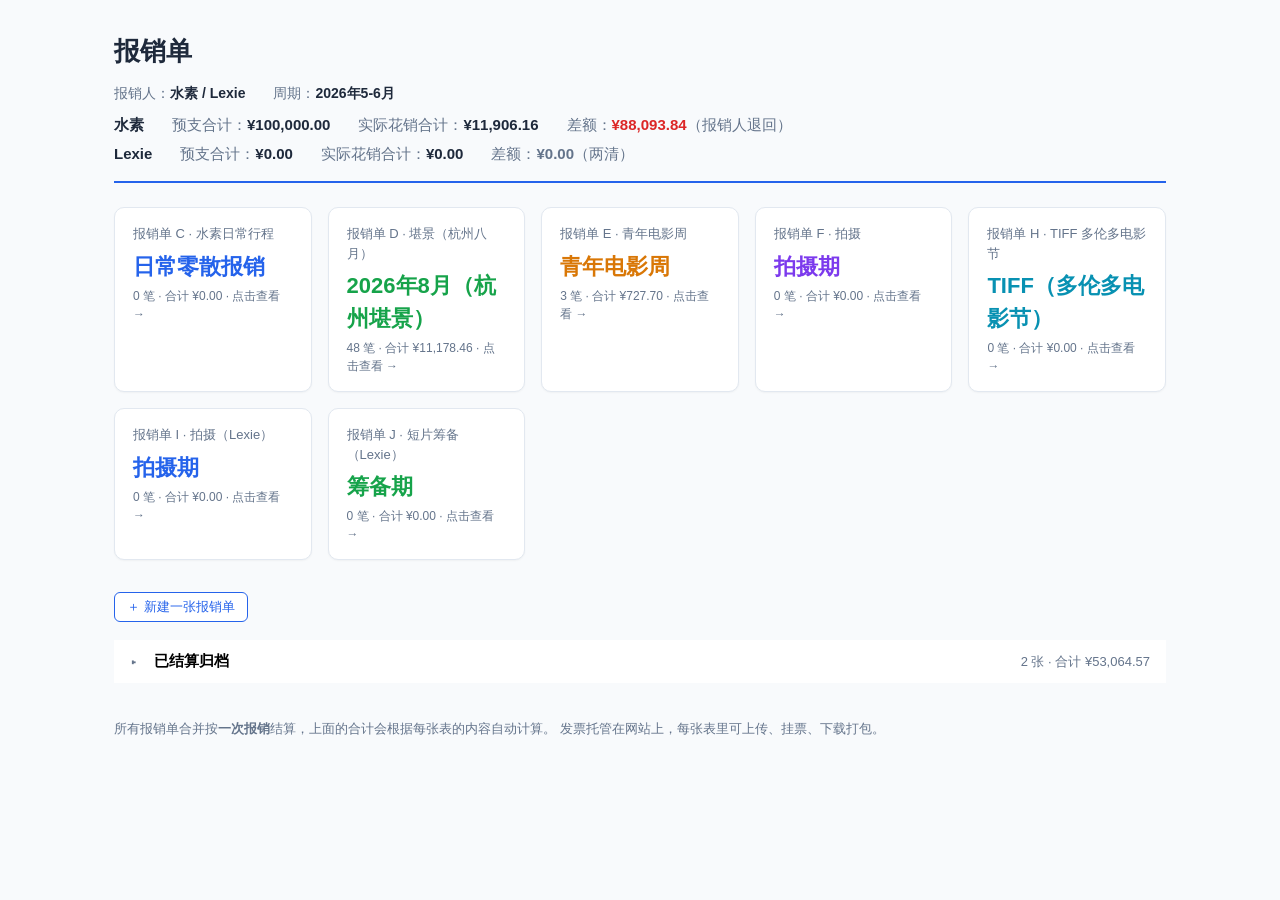
<file: expense-report/index.html>
<!DOCTYPE html>
<html lang="zh-CN">
<head>
  <meta charset="UTF-8" />
  <meta name="viewport" content="width=device-width, initial-scale=1.0" />
  <title>报销单</title>
  <link rel="stylesheet" href="style.css" />
</head>
<body>
  <div class="container">
    <header>
      <h1>报销单</h1>
      <div class="meta">
        <span>报销人：<b id="who">水素</b></span>
        <span>周期：<b>2026年5-6月</b></span>
      </div>
      <div id="grand-strip" style="margin-top:10px;display:grid;gap:6px;"></div>
    </header>

    <section class="summary-cards" id="report-cards"></section>

    <p style="margin:6px 0 0;">
      <button id="new-sheet-btn" class="btn-outline">＋ 新建一张报销单</button>
      <span id="new-sheet-status" class="muted" style="font-size:12px;margin-left:8px;"></span>
    </p>

    <section id="archived-section" style="display:none;margin-top:18px;">
      <button id="archived-toggle" class="cat-head"><span class="cat-caret">▸</span><span class="cat-name">已结算归档</span><span class="cat-meta" id="archived-meta"></span></button>
      <div id="archived-cards" class="summary-cards" style="display:none;margin-top:10px;"></div>
    </section>

    <section>
      <p class="muted" style="font-size:13px;">
        所有报销单合并按<b>一次报销</b>结算，上面的合计会根据每张表的内容自动计算。
        发票托管在网站上，每张表里可上传、挂票、下载打包。
      </p>
    </section>
  </div>

  <script src="site-config.js"></script>
  <script src="reports.js"></script>
  <script src="upload.js"></script>
  <script>
    // 卡片 + 总账（预支 / 实际花销 / 差额）都从 reportRegistry 自动算
    (async function () {
      const fmt = (n) => Number(n || 0).toLocaleString("zh-CN", { minimumFractionDigits: 2, maximumFractionDigits: 2 });

      // 笔数/合计实时从各 data-<slug>.js 读，reports.js 里的数字只作兜底。
      // 这样记账会话只改自己那张表的数据文件，永远不用动 reports.js，也就不会互相覆盖。
      await Promise.all(
        reportRegistry.map(async (r) => {
          try {
            const res = await fetch("data-" + r.slug + ".js", { cache: "no-store" });
            if (!res.ok) return;
            const txt = await res.text();
            const mod = new Function(txt + "; return { reportInfo: reportInfo, expenseItems: expenseItems };")();
            r.count = mod.expenseItems.length;
            r.total = Math.round(mod.expenseItems.reduce((s, i) => s + Number(i.amount || 0), 0) * 100) / 100;
            if (mod.reportInfo) {
              if (mod.reportInfo.loan != null) r.loan = mod.reportInfo.loan;
              if (mod.reportInfo.period) r.period = mod.reportInfo.period;
              if (mod.reportInfo.submitter) r.submitter = mod.reportInfo.submitter;
            }
          } catch (e) {
            /* 读不到就用 reports.js 里的兜底数字 */
          }
        })
      );
      const cards = document.getElementById("report-cards");
      const colors = ["#2563eb", "#16a34a", "#d97706", "#7c3aed", "#0891b2"];
      const card = (r, i, dim) => `
        <a class="card" href="${r.page}" style="text-decoration:none;color:inherit;display:block${dim ? ";opacity:.72" : ""}">
          <div class="label">${r.title}${dim ? ' <span class="muted">· 已结算</span>' : ""}</div>
          <div class="value" style="color:${dim ? "#64748b" : colors[i % colors.length]}">${r.period}</div>
          <div class="sub">${r.count} 笔 · 合计 ¥${fmt(r.total)} · 点击查看 →</div>
        </a>`;
      const active = reportRegistry.filter((r) => !r.archived);
      const archived = reportRegistry.filter((r) => r.archived);
      cards.innerHTML = active.map((r, i) => card(r, i, false)).join("");

      // 已结算的收进折叠区，不计入上面的总账
      if (archived.length) {
        const sec = document.getElementById("archived-section");
        sec.style.display = "block";
        const archTotal = archived.reduce((s, r) => s + Number(r.total || 0), 0);
        document.getElementById("archived-meta").textContent =
          archived.length + " 张 · 合计 ¥" + fmt(archTotal);
        const box = document.getElementById("archived-cards");
        box.innerHTML = archived.map((r, i) => card(r, i, true)).join("");
        const tog = document.getElementById("archived-toggle");
        tog.addEventListener("click", () => {
          const open = box.style.display !== "none";
          box.style.display = open ? "none" : "grid";
          tog.querySelector(".cat-caret").textContent = open ? "▸" : "▾";
        });
      }

      // 总账按报销人分开算：每张表的报销人来自它数据文件里的 submitter，
      // 一个人就一行，几个人几行（各自的预支/实花/差额互不掺和）
      const defaultName = (typeof siteConfig !== "undefined" && siteConfig.defaultSubmitter) || "";
      const people = [];
      active.forEach((r) => { const p = r.submitter || defaultName; if (!people.includes(p)) people.push(p); });
      document.getElementById("who").textContent = people.join(" / ") || defaultName;
      document.getElementById("grand-strip").innerHTML = people.map((p) => {
        const mine = active.filter((r) => (r.submitter || defaultName) === p);
        const loan = mine.reduce((s, r) => s + Number(r.loan || 0), 0);
        const total = mine.reduce((s, r) => s + Number(r.total || 0), 0);
        const diff = total - loan;
        return `<div class="meta" style="font-size:15px;">` +
          (people.length > 1 ? `<span><b>${p}</b></span>` : "") +
          `<span>预支合计：<b>¥${fmt(loan)}</b></span>` +
          `<span>实际花销合计：<b>¥${fmt(total)}</b></span>` +
          `<span>差额：<b style="color:${diff > 0 ? "#16a34a" : diff < 0 ? "#dc2626" : "inherit"}">¥${fmt(Math.abs(diff))}</b>` +
          `<span class="muted">${diff > 0.004 ? "（应补付报销人）" : diff < -0.004 ? "（报销人退回）" : "（两清）"}</span></span>` +
          `</div>`;
      }).join("");

      // 新建报销单：直接提交一个新 data 文件 + 更新登记表（需要 GitHub 令牌）
      const btn = document.getElementById("new-sheet-btn");
      const status = document.getElementById("new-sheet-status");
      btn.addEventListener("click", async () => {
        if (!askGhToken(false)) { status.textContent = "需要 GitHub 令牌才能新建。"; return; }
        const name = (prompt("新报销单名称（比如：7月拍摄、日常）") || "").trim();
        if (!name) return;
        const period = (prompt("周期（比如：2026年7月，可留空）") || "").trim();
        const slug = "s" + Date.now().toString(36);
        const q = (s) => s.replace(/"/g, "");
        const dataText =
          "// 报销单 · " + q(name) + "\n" +
          "const reportInfo = {\n" +
          '  reportTitle: "报销单 · ' + q(name) + '",\n' +
          '  company: "廿一影视文化传播（上海）有限公司",\n' +
          '  submitter: "水素",\n  project: "《竹林遗录》",\n  department: "",\n' +
          '  period: "' + q(period) + '",\n  reportDate: "",\n  loan: 0,\n};\n\n' +
          'const categoryOptions = ["交通费", "住宿费", "餐费", "汽车费用", "快递费", "办公用品", "器材", "业务招待费", "其他"];\n\n' +
          "const expenseItems = [];\n\nconst tpiaoList = [];\n";
        const newReg = reportRegistry.concat([{ slug: slug, title: "报销单 · " + q(name), period: q(period), page: "sheet.html?r=" + slug, count: 0, total: 0, loan: 0, archived: false }]);
        const regText =
          "// 报销单登记表：首页卡片和合计从这里来。新建报销单会自动追加；count/total 在我固化数据时更新。\n" +
          "const reportRegistry = " + JSON.stringify(newReg, null, 1) + ";\n";
        try {
          status.textContent = "正在创建…";
          await commitTextFilesToRepo(
            [
              { path: "expense-report/data-" + slug + ".js", text: dataText },
              { path: "expense-report/reports.js", text: regText },
            ],
            "新建报销单：" + name
          );
          status.textContent = "已创建 ✓ 部署约需 2-3 分钟，之后刷新首页就能看到新卡片。";
        } catch (e) {
          status.textContent = "创建失败：" + e.message;
        }
      });
    })();
  </script>
</body>
</html>
</file>
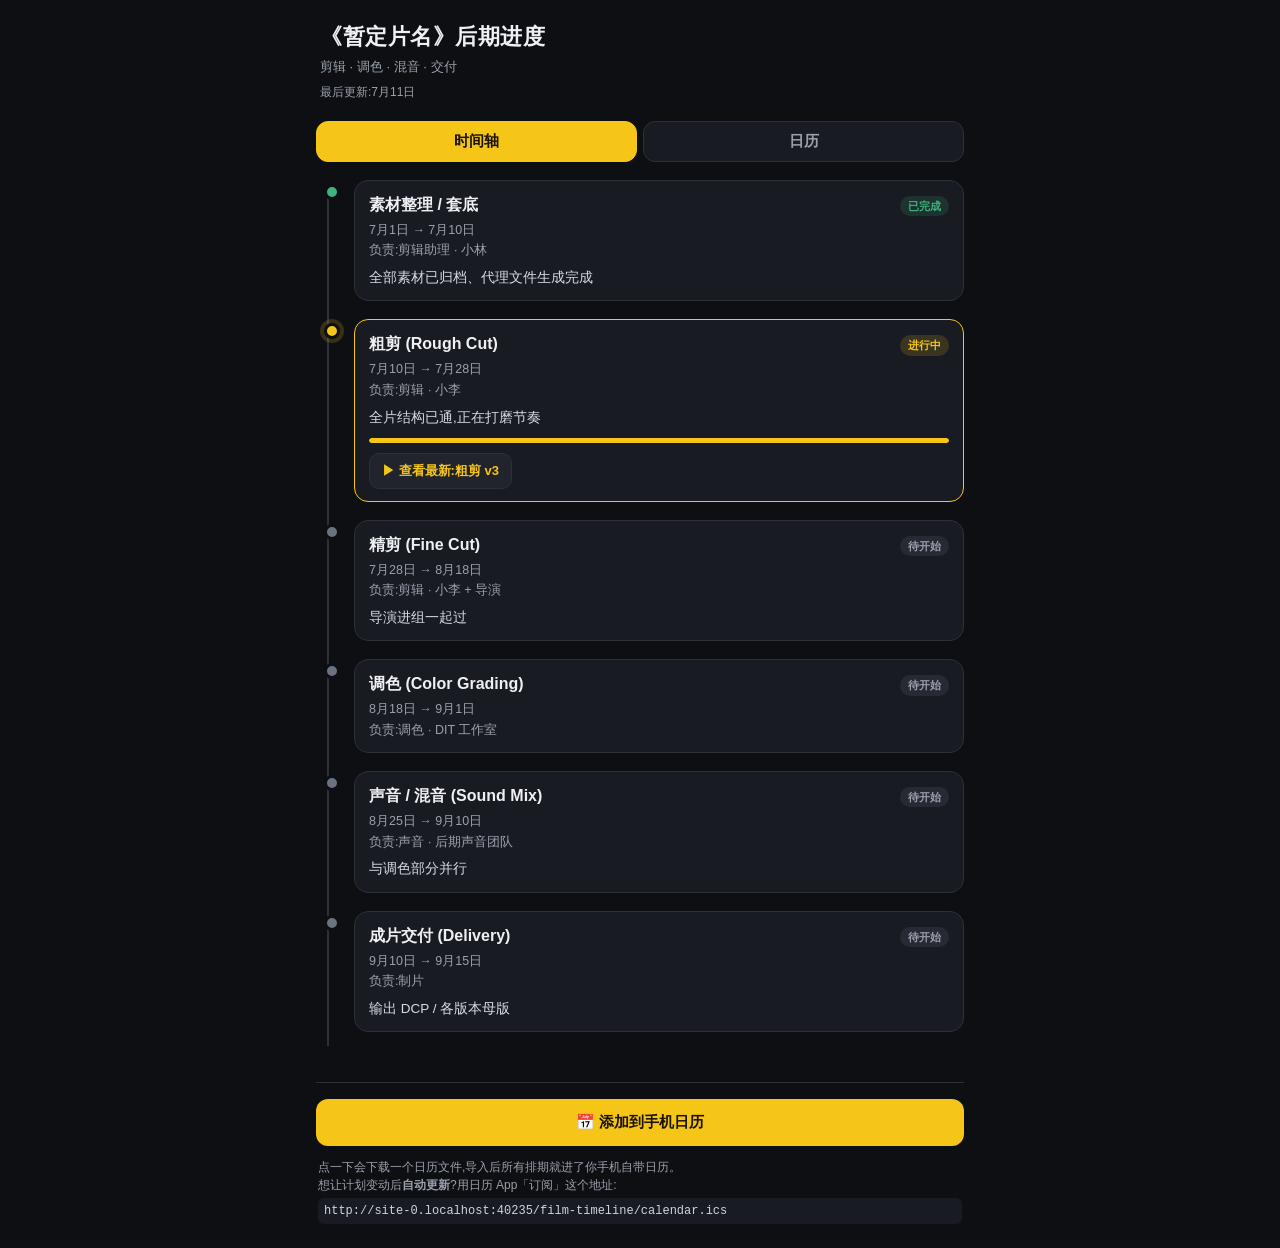
<file: film-timeline/index.html>
<!DOCTYPE html>
<html lang="zh-CN">
<head>
  <meta charset="UTF-8" />
  <meta name="viewport" content="width=device-width, initial-scale=1.0, viewport-fit=cover" />
  <meta name="theme-color" content="#111318" />
  <title>后期进度</title>
  <link rel="stylesheet" href="style.css" />
</head>
<body>
  <div class="app">
    <header class="app-header">
      <h1 id="proj-title">后期进度</h1>
      <p id="proj-subtitle" class="subtitle"></p>
      <p id="proj-updated" class="updated"></p>
    </header>

    <nav class="tabs">
      <button class="tab active" data-view="timeline">时间轴</button>
      <button class="tab" data-view="calendar">日历</button>
    </nav>

    <main>
      <section id="view-timeline" class="view">
        <div id="timeline" class="timeline"></div>
      </section>

      <section id="view-calendar" class="view hidden">
        <div class="cal-head">
          <button id="cal-prev" class="cal-nav" aria-label="上个月">‹</button>
          <span id="cal-label"></span>
          <button id="cal-next" class="cal-nav" aria-label="下个月">›</button>
        </div>
        <div id="calendar" class="calendar"></div>
        <div id="cal-list" class="cal-list"></div>
      </section>
    </main>

    <footer class="app-footer">
      <button id="btn-ics" class="btn">📅 添加到手机日历</button>
      <p class="hint">
        点一下会下载一个日历文件,导入后所有排期就进了你手机自带日历。<br />
        想让计划变动后<b>自动更新</b>?用日历 App「订阅」这个地址:
        <code id="ics-url"></code>
      </p>
    </footer>
  </div>

  <script src="data.js"></script>
  <script src="app.js"></script>
</body>
</html>
</file>
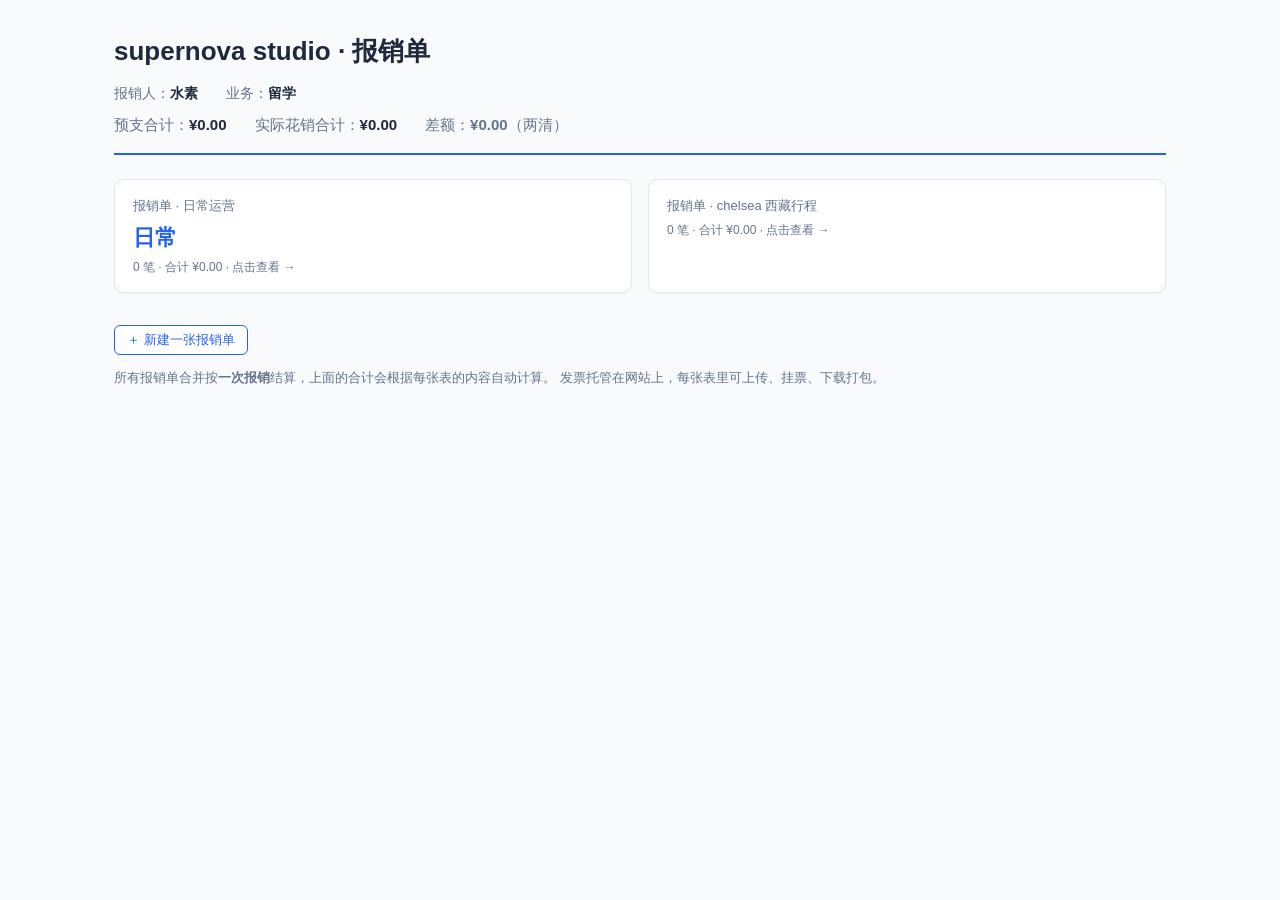
<file: supernova/index.html>
<!DOCTYPE html>
<html lang="zh-CN">
<head>
  <meta charset="UTF-8" />
  <meta name="viewport" content="width=device-width, initial-scale=1.0" />
  <title>supernova studio · 报销单</title>
  <link rel="stylesheet" href="style.css" />
</head>
<body>
  <div class="container">
    <header>
      <h1>supernova studio · 报销单</h1>
      <div class="meta">
        <span>报销人：<b>水素</b></span>
        <span>业务：<b>留学</b></span>
      </div>
      <div class="meta" id="grand-strip" style="margin-top:10px;font-size:15px;"></div>
    </header>

    <section class="summary-cards" id="report-cards"></section>

    <p style="margin:6px 0 0;">
      <button id="new-sheet-btn" class="btn-outline">＋ 新建一张报销单</button>
      <span id="new-sheet-status" class="muted" style="font-size:12px;margin-left:8px;"></span>
    </p>

    <section id="archived-section" style="display:none;margin-top:18px;">
      <button id="archived-toggle" class="cat-head"><span class="cat-caret">▸</span><span class="cat-name">已结算归档</span><span class="cat-meta" id="archived-meta"></span></button>
      <div id="archived-cards" class="summary-cards" style="display:none;margin-top:10px;"></div>
    </section>

    <section>
      <p class="muted" style="font-size:13px;">
        所有报销单合并按<b>一次报销</b>结算，上面的合计会根据每张表的内容自动计算。
        发票托管在网站上，每张表里可上传、挂票、下载打包。
      </p>
    </section>
  </div>

  <script src="site-config.js"></script>
  <script src="reports.js"></script>
  <script src="upload.js"></script>
  <script>
    // 卡片 + 总账（预支 / 实际花销 / 差额）都从 reportRegistry 自动算
    (async function () {
      const fmt = (n) => Number(n || 0).toLocaleString("zh-CN", { minimumFractionDigits: 2, maximumFractionDigits: 2 });

      // 笔数/合计实时从各 data-<slug>.js 读，reports.js 里的数字只作兜底。
      // 这样记账会话只改自己那张表的数据文件，永远不用动 reports.js，也就不会互相覆盖。
      await Promise.all(
        reportRegistry.map(async (r) => {
          try {
            const res = await fetch("data-" + r.slug + ".js", { cache: "no-store" });
            if (!res.ok) return;
            const txt = await res.text();
            const mod = new Function(txt + "; return { reportInfo: reportInfo, expenseItems: expenseItems };")();
            r.count = mod.expenseItems.length;
            r.total = Math.round(mod.expenseItems.reduce((s, i) => s + Number(i.amount || 0), 0) * 100) / 100;
            if (mod.reportInfo) {
              if (mod.reportInfo.loan != null) r.loan = mod.reportInfo.loan;
              if (mod.reportInfo.period) r.period = mod.reportInfo.period;
            }
          } catch (e) {
            /* 读不到就用 reports.js 里的兜底数字 */
          }
        })
      );
      const cards = document.getElementById("report-cards");
      const colors = ["#2563eb", "#16a34a", "#d97706", "#7c3aed", "#0891b2"];
      const card = (r, i, dim) => `
        <a class="card" href="${r.page}" style="text-decoration:none;color:inherit;display:block${dim ? ";opacity:.72" : ""}">
          <div class="label">${r.title}${dim ? ' <span class="muted">· 已结算</span>' : ""}</div>
          <div class="value" style="color:${dim ? "#64748b" : colors[i % colors.length]}">${r.period}</div>
          <div class="sub">${r.count} 笔 · 合计 ¥${fmt(r.total)} · 点击查看 →</div>
        </a>`;
      const active = reportRegistry.filter((r) => !r.archived);
      const archived = reportRegistry.filter((r) => r.archived);
      cards.innerHTML = active.map((r, i) => card(r, i, false)).join("");

      // 已结算的收进折叠区，不计入上面的总账
      if (archived.length) {
        const sec = document.getElementById("archived-section");
        sec.style.display = "block";
        const archTotal = archived.reduce((s, r) => s + Number(r.total || 0), 0);
        document.getElementById("archived-meta").textContent =
          archived.length + " 张 · 合计 ¥" + fmt(archTotal);
        const box = document.getElementById("archived-cards");
        box.innerHTML = archived.map((r, i) => card(r, i, true)).join("");
        const tog = document.getElementById("archived-toggle");
        tog.addEventListener("click", () => {
          const open = box.style.display !== "none";
          box.style.display = open ? "none" : "grid";
          tog.querySelector(".cat-caret").textContent = open ? "▸" : "▾";
        });
      }

      const loan = active.reduce((s, r) => s + Number(r.loan || 0), 0);
      const total = active.reduce((s, r) => s + Number(r.total || 0), 0);
      const diff = total - loan;
      document.getElementById("grand-strip").innerHTML =
        `<span>预支合计：<b>¥${fmt(loan)}</b></span>` +
        `<span>实际花销合计：<b>¥${fmt(total)}</b></span>` +
        `<span>差额：<b style="color:${diff > 0 ? "#16a34a" : diff < 0 ? "#dc2626" : "inherit"}">¥${fmt(Math.abs(diff))}</b>` +
        `<span class="muted">${diff > 0.004 ? "（应补付报销人）" : diff < -0.004 ? "（报销人退回）" : "（两清）"}</span></span>`;

      // 新建报销单：直接提交一个新 data 文件 + 更新登记表（需要 GitHub 令牌）
      const btn = document.getElementById("new-sheet-btn");
      const status = document.getElementById("new-sheet-status");
      btn.addEventListener("click", async () => {
        if (!askGhToken(false)) { status.textContent = "需要 GitHub 令牌才能新建。"; return; }
        const name = (prompt("新报销单名称（比如：7月拍摄、日常）") || "").trim();
        if (!name) return;
        const period = (prompt("周期（比如：2026年7月，可留空）") || "").trim();
        const slug = "s" + Date.now().toString(36);
        const q = (s) => s.replace(/"/g, "");
        const dataText =
          "// 报销单 · " + q(name) + "\n" +
          "const reportInfo = {\n" +
          '  reportTitle: "报销单 · ' + q(name) + '",\n' +
          '  company: "supernova studio",\n' +
          '  submitter: "水素",\n  project: "留学业务",\n  department: "",\n' +
          '  period: "' + q(period) + '",\n  reportDate: "",\n  loan: 0,\n};\n\n' +
          'const categoryOptions = ["交通费", "住宿费", "餐费", "差旅费", "市场推广", "广告投放", "办公用品", "软件订阅", "场地租赁", "业务招待费", "快递费", "外包/顾问费", "活动/展会", "其他"];\n\n' +
          "const expenseItems = [];\n\nconst tpiaoList = [];\n";
        const newReg = reportRegistry.concat([{ slug: slug, title: "报销单 · " + q(name), period: q(period), page: "sheet.html?r=" + slug, count: 0, total: 0, loan: 0, archived: false }]);
        const regText =
          "// 报销单登记表：首页卡片和合计从这里来。新建报销单会自动追加；count/total 在我固化数据时更新。\n" +
          "const reportRegistry = " + JSON.stringify(newReg, null, 1) + ";\n";
        try {
          status.textContent = "正在创建…";
          await commitTextFilesToRepo(
            [
              { path: "supernova/data-" + slug + ".js", text: dataText },
              { path: "supernova/reports.js", text: regText },
            ],
            "新建报销单：" + name
          );
          status.textContent = "已创建 ✓ 部署约需 2-3 分钟，之后刷新首页就能看到新卡片。";
        } catch (e) {
          status.textContent = "创建失败：" + e.message;
        }
      });
    })();
  </script>
</body>
</html>
</file>
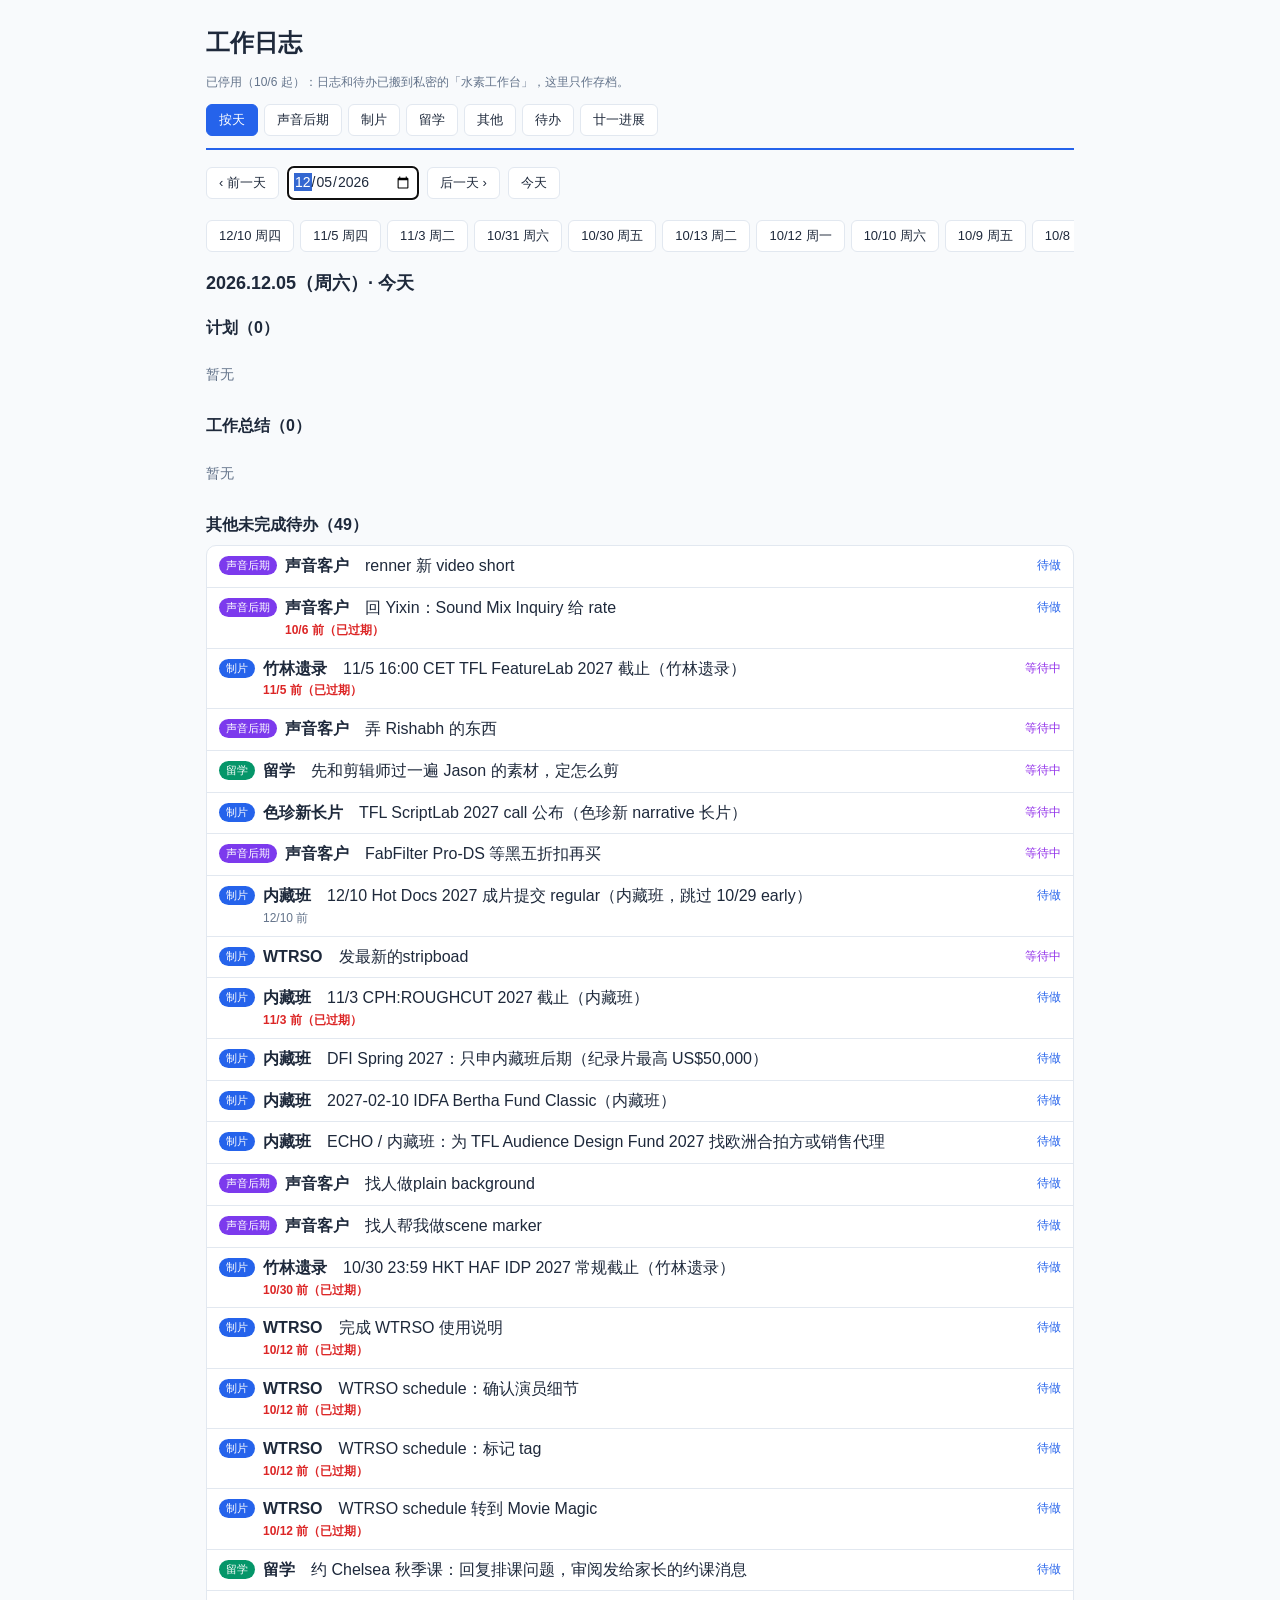
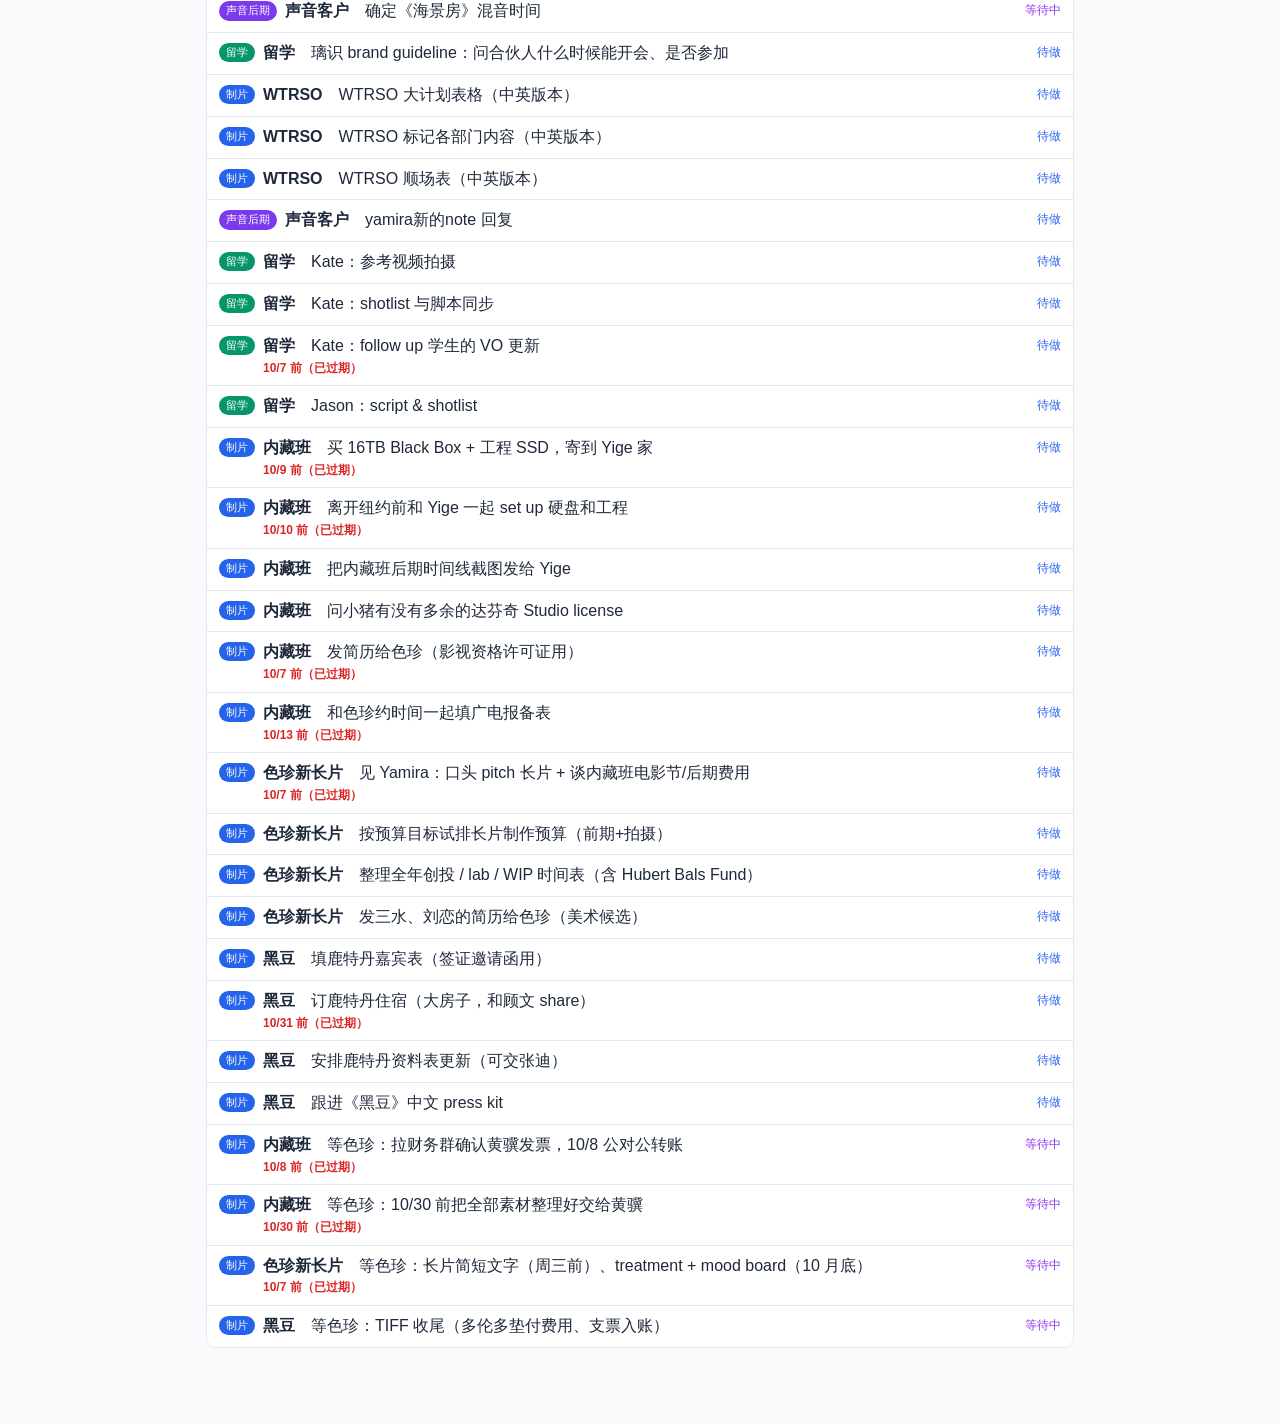
<file: worklog/index.html>
<!DOCTYPE html>
<html lang="zh-CN">
<head>
  <meta charset="UTF-8" />
  <meta name="viewport" content="width=device-width, initial-scale=1.0" />
  <title>工作日志</title>
  <style>
    :root {
      --bg: #f8fafc; --panel: #ffffff; --text: #1e293b; --muted: #64748b; --border: #e2e8f0;
      --primary: #2563eb; --done: #16a34a; --ongoing: #d97706; --waiting: #9333ea; --late: #dc2626;
      --c-sound: #7c3aed; --c-prod: #2563eb; --c-study: #059669; --c-other: #64748b;
    }
    @media (prefers-color-scheme: dark) {
      :root {
        --bg: #0f172a; --panel: #1e293b; --text: #e2e8f0; --muted: #94a3b8; --border: #334155;
        --primary: #60a5fa; --done: #4ade80; --ongoing: #fbbf24; --waiting: #c084fc; --late: #f87171;
        --c-sound: #a78bfa; --c-prod: #60a5fa; --c-study: #34d399; --c-other: #94a3b8;
      }
    }
    * { box-sizing: border-box; }
    body { margin: 0; background: var(--bg); color: var(--text); line-height: 1.55;
      font-family: -apple-system, "PingFang SC", "Microsoft YaHei", "Helvetica Neue", Arial, sans-serif; }
    .container { max-width: 900px; margin: 0 auto; padding: 24px 16px 64px; }
    header { border-bottom: 2px solid var(--primary); padding-bottom: 12px; margin-bottom: 16px; }
    h1 { margin: 0 0 10px; font-size: 24px; }
    .range { display: flex; flex-wrap: wrap; gap: 8px; align-items: center; font-size: 14px; color: var(--muted); }
    .range input { font: inherit; padding: 4px 6px; border: 1px solid var(--border); border-radius: 6px;
      background: var(--panel); color: var(--text); }
    button { font: inherit; font-size: 13px; padding: 5px 12px; border-radius: 6px; cursor: pointer;
      border: 1px solid var(--border); background: var(--panel); color: var(--text); }
    button.on { background: var(--primary); border-color: var(--primary); color: #fff; }
    .stats { display: grid; grid-template-columns: repeat(auto-fit, minmax(120px, 1fr)); gap: 10px; margin: 14px 0; }
    .stat { background: var(--panel); border: 1px solid var(--border); border-radius: 10px; padding: 10px 12px; }
    .stat .n { font-size: 22px; font-weight: 600; }
    .stat .l { font-size: 12px; color: var(--muted); }
    .tabs { display: flex; gap: 6px; flex-wrap: wrap; margin: 8px 0 14px; }
    .filters { display: flex; gap: 6px; flex-wrap: wrap; margin-bottom: 12px; }
    .day { background: var(--panel); border: 1px solid var(--border); border-radius: 10px; margin-bottom: 12px; overflow: hidden; }
    .day h3 { margin: 0; padding: 8px 12px; font-size: 14px; border-bottom: 1px solid var(--border); color: var(--muted); }
    .row { display: flex; gap: 8px; padding: 8px 12px; border-bottom: 1px solid var(--border); align-items: flex-start; }
    .row:last-child { border-bottom: 0; }
    .row .body { flex: 1; min-width: 0; }
    .proj { font-weight: 600; }
    .note { font-size: 12px; color: var(--muted); }
    .tag { flex: none; font-size: 11px; padding: 1px 7px; border-radius: 999px; color: #fff; white-space: nowrap; margin-top: 2px; }
    .tag.sound { background: var(--c-sound); } .tag.prod { background: var(--c-prod); } .tag.study { background: var(--c-study); } .tag.other { background: var(--c-other); }
    .st { flex: none; font-size: 12px; white-space: nowrap; margin-top: 2px; }
    .st.done { color: var(--done); } .st.ongoing { color: var(--ongoing); } .st.open { color: var(--primary); }
    .st.waiting { color: var(--waiting); } .late { color: var(--late); font-weight: 600; }
    h2 { font-size: 16px; margin: 18px 0 8px; }
    .empty { color: var(--muted); font-size: 14px; padding: 10px 0; }
    textarea { width: 100%; min-height: 420px; font: 14px/1.6 inherit; font-family: inherit; padding: 12px;
      border: 1px solid var(--border); border-radius: 10px; background: var(--panel); color: var(--text); }
    .report-bar { display: flex; gap: 8px; flex-wrap: wrap; align-items: center; margin-bottom: 8px; font-size: 13px; color: var(--muted); }
    .hidden { display: none; }
    .ai { font-size: 11px; color: var(--muted); border: 1px solid var(--border); border-radius: 4px; padding: 0 4px; white-space: nowrap; }
    .chips { display: flex; gap: 6px; overflow-x: auto; padding: 10px 0 4px; }
    .chips button { flex: none; }
    h2.big { font-size: 18px; margin-top: 14px; }
    .num { flex: none; width: 1.6em; text-align: right; color: var(--muted); font-variant-numeric: tabular-nums; }
    .sub { padding: 6px 12px; font-size: 12px; font-weight: 600; color: var(--muted); background: var(--bg); border-bottom: 1px solid var(--border); }
    header .tabs { margin: 4px 0 0; }
    .range { margin-bottom: 10px; }
  </style>
</head>
<body>
  <div class="container">
    <header>
      <h1>工作日志</h1>
      <p class="note">已停用（10/6 起）：日志和待办已搬到私密的「水素工作台」，这里只作存档。</p>
      <nav class="tabs" id="tabs"></nav>
    </header>

    <!-- 按天 -->
    <section id="view-day">
      <div class="range">
        <button id="d-prev">‹ 前一天</button>
        <input type="date" id="day" />
        <button id="d-next">后一天 ›</button>
        <button id="d-today">今天</button>
      </div>
      <div class="chips" id="day-chips"></div>
      <div id="day-body"></div>
    </section>

    <!-- 按工作（声音后期 / 制片 / 留学） -->
    <section id="view-cat" class="hidden">
      <div class="range" id="range-box">
        <span>周期</span>
        <input type="date" id="from" /> <span>至</span> <input type="date" id="to" />
        <button id="cur">最近两周</button>
        <button id="prev">上一个两周</button>
        <button id="all">全部</button>
      </div>
      <div class="filters">
        <button data-group="day" class="on">按天</button>
        <button data-group="project">按项目</button>
      </div>
      <div id="cat-body"></div>
    </section>

    <!-- 待办 -->
    <section id="view-todo" class="hidden"></section>

    <!-- 双周汇报 -->
    <section id="view-report" class="hidden">
      <div class="report-bar">
        <span id="report-range"></span>
        <label><input type="checkbox" id="with-dates" checked /> 带日期</label>
        <button id="copy">复制汇报</button>
        <span id="copy-status"></span>
      </div>
      <div class="chips" id="report-projects"></div>
      <textarea id="report" spellcheck="false"></textarea>
    </section>
  </div>

  <script src="data.js"></script>
  <script src="report.js"></script>
  <script>
    const $ = (id) => document.getElementById(id);
    const catName = Object.fromEntries(categories.map((c) => [c.key, c.name]));
    const statusText = { done: "已完成", ongoing: "进行中", open: "待做", waiting: "等待中" };
    const esc = (s) => String(s || "").replace(/[&<>"]/g, (c) => ({ "&": "&amp;", "<": "&lt;", ">": "&gt;", '"': "&quot;" }[c]));
    const iso = (d) => d.getFullYear() + "-" + String(d.getMonth() + 1).padStart(2, "0") + "-" + String(d.getDate()).padStart(2, "0");
    const addDays = (s, n) => { const d = new Date(s + "T00:00:00"); d.setDate(d.getDate() + n); return iso(d); };
    const md = (s) => s ? Number(s.slice(5, 7)) + "/" + Number(s.slice(8, 10)) : "";
    const dot = (s) => s.replace(/-/g, ".");
    const weekday = (s) => "日一二三四五六"[new Date(s + "T00:00:00").getDay()];
    const today = iso(new Date());
    const planDay = (t) => t.plan || t.due;

    // ---- 顶部标签：按天 / 各项工作 / 待办 / 双周汇报 ----
    const TABS = [{ key: "day", name: "按天" }]
      .concat(categories.map((c) => ({ key: "cat:" + c.key, name: c.name })))
      .concat([{ key: "todo", name: "待办" }, { key: "report", name: "廿一进展" }]);
    let tab = "day", group = "day";

    // 每个标签有自己的网址（如 #report、#todo），可以单独收藏 / 加到程序坞
    const HASH = { day: "day", "cat:sound": "sound", "cat:prod": "prod", "cat:study": "study", "cat:other": "other", todo: "todo", report: "report" };
    function show(t) {
      tab = t;
      try { history.replaceState(null, "", "#" + (HASH[t] || t)); } catch (e) {}
      $("tabs").innerHTML = TABS.map((x) => `<button data-tab="${x.key}" class="${x.key === tab ? "on" : ""}">${x.name}</button>`).join("");
      $("tabs").querySelectorAll("button").forEach((b) => (b.onclick = () => show(b.dataset.tab)));
      const view = tab.startsWith("cat:") ? "cat" : tab;
      ["day", "cat", "todo", "report"].forEach((v) => $("view-" + v).classList.toggle("hidden", v !== view));
      if (view === "report") $("view-report").prepend($("range-box"));
      if (view === "cat") $("view-cat").prepend($("range-box"));
      render();
    }

    // ---- 公用 ----
    function logRow(l, n, withCat) {
      return `<div class="row"><span class="num">${n}.</span>
        ${withCat ? `<span class="tag ${l.cat}">${catName[l.cat]}</span>` : ""}
        <div class="body"><span class="proj">${esc(l.project)}</span>　${esc(l.text)}${l.src === "claude" ? ' <span class="ai">Claude 补充</span>' : ""}</div>
        <span class="st ${l.status}">${statusText[l.status] || ""}</span></div>`;
    }
    function todoRow(t, withCat = true) {
      const late = t.status !== "done" && t.due && t.due < today;
      const when = t.status === "done" ? (t.doneDate ? md(t.doneDate) + " 完成" : "")
        : t.due ? `<span class="${late ? "late" : ""}">${md(t.due)} 前${late ? "（已过期）" : ""}</span>` : "";
      return `<div class="row">${withCat ? `<span class="tag ${t.cat}">${catName[t.cat]}</span>` : ""}
        <div class="body"><span class="proj">${esc(t.project)}</span>　${esc(t.text)}
        ${t.note ? `<div class="note">${esc(t.note)}</div>` : ""}${when ? `<div class="note">${when}</div>` : ""}</div>
        <span class="st ${t.status}">${t.owner !== "我" ? t.owner + " · " : ""}${statusText[t.status]}</span></div>`;
    }
    const box = (title, inner) => `<h2>${title}</h2>` + (inner ? `<div class="day">${inner}</div>` : '<p class="empty">暂无</p>');

    // ---- 按天 ----
    function setDay(d) { $("day").value = d; render(); }
    $("d-prev").onclick = () => setDay(addDays($("day").value, -1));
    $("d-next").onclick = () => setDay(addDays($("day").value, 1));
    $("d-today").onclick = () => setDay(today);
    $("day").onchange = render;

    function renderDay() {
      const d = $("day").value || today;
      const days = [...new Set(logs.map((l) => l.date).concat(todos.map(planDay).filter(Boolean)))].sort().reverse().slice(0, 14);
      $("day-chips").innerHTML = days.map((x) => {
        const n = logs.filter((l) => l.date === x).length;
        return `<button data-d="${x}" class="${x === d ? "on" : ""}">${md(x)} 周${weekday(x)}${n ? ` · ${n}` : ""}</button>`;
      }).join("");
      $("day-chips").querySelectorAll("button").forEach((b) => (b.onclick = () => setDay(b.dataset.d)));

      const plan = todos.filter((t) => planDay(t) === d);
      const carry = d === today ? todos.filter((t) => t.status !== "done" && planDay(t) !== d) : [];
      const done = logs.filter((l) => l.date === d);
      let html = `<h2 class="big">${dot(d)}（周${weekday(d)}）${d === today ? "· 今天" : ""}</h2>`;
      html += box(`计划（${plan.length}）`, plan.map((t) => todoRow(t)).join(""));
      let n = 0, inner = "";
      categories.forEach((c) => {
        const ls = done.filter((l) => l.cat === c.key);
        if (!ls.length) return;
        inner += `<div class="sub">${c.name}（${ls.length}）</div>` + ls.map((l) => logRow(l, ++n, false)).join("");
      });
      html += box(`工作总结（${done.length}）`, inner);
      if (carry.length) html += box(`其他未完成待办（${carry.length}）`, carry.map((t) => todoRow(t)).join(""));
      $("day-body").innerHTML = html;
    }

    // ---- 按工作 ----
    function setRange(from, to) { $("from").value = from; $("to").value = to; render(); }
    $("cur").onclick = () => setRange(addDays(today, -13), today);
    $("prev").onclick = () => setRange(addDays(today, -27), addDays(today, -14));
    $("all").onclick = () => setRange(logs.map((l) => l.date).sort()[0] || today, today);
    $("from").onchange = $("to").onchange = render;
    document.querySelectorAll("[data-group]").forEach((b) => (b.onclick = () => {
      group = b.dataset.group;
      document.querySelectorAll("[data-group]").forEach((x) => x.classList.toggle("on", x === b));
      render();
    }));
    const inRange = () => logs.filter((l) => (!$("from").value || l.date >= $("from").value) && (!$("to").value || l.date <= $("to").value));

    function renderCat(key) {
      const ls = inRange().filter((l) => l.cat === key);
      const open = todos.filter((t) => t.cat === key && t.status !== "done");
      let html = box(`待办（${open.length}）`, open.map((t) => todoRow(t, false)).join(""));
      const groups = {};
      ls.forEach((l) => (groups[group === "day" ? l.date : l.project] = groups[group === "day" ? l.date : l.project] || []).push(l));
      const keys = Object.keys(groups);
      if (group === "day") keys.sort().reverse();
      html += `<h2>工作记录（${ls.length}）</h2>`;
      if (!keys.length) html += '<p class="empty">这个周期里还没有记录。</p>';
      keys.forEach((k) => {
        const title = group === "day" ? `${dot(k)}（周${weekday(k)}）` : k;
        const rows = groups[k].sort((a, b) => a.date.localeCompare(b.date)).map((l, i) =>
          group === "day" ? logRow(l, i + 1, false)
            : logRow(Object.assign({}, l, { project: md(l.date) }), i + 1, false)).join("");
        html += `<div class="day"><h3>${esc(title)} · ${groups[k].length} 项</h3>${rows}</div>`;
      });
      $("cat-body").innerHTML = html;
    }

    // ---- 待办 ----
    function renderTodo() {
      const order = { open: 0, waiting: 1, done: 2 };
      const sorted = (arr) => arr.sort((a, b) => order[a.status] - order[b.status] || (a.due || "9").localeCompare(b.due || "9"));
      let html = '<p class="note">待办以<a href="https://claude.ai/artifact/5fMqEWp9C1eQNVCMNXeMVZ" target="_blank" rel="noopener">水素的待办板</a>为准（打勾、改日期都在那里），这里是工作类待办的镜像，每天早上同步一次。</p>';
      categories.forEach((c) => {
        const arr = todos.filter((t) => t.cat === c.key && t.status !== "done");
        if (arr.length) html += box(`${c.name}（${arr.length}）`, sorted(arr).map((t) => todoRow(t, false)).join(""));
      });
      $("view-todo").innerHTML = html;
    }

    // ---- 双周汇报 ----
    $("with-dates").onchange = render;
    // 双周汇报只包含 reportCats 里的分类（在 data.js 里设置），目前只汇报制片
    // 不在 reportProjects 里的项目默认不进汇报；汇报页上可以临时点选
    const skip = new Set(typeof reportProjects === "undefined" ? [] :
      logs.concat(todos).map((x) => x.project).filter((p) => !reportProjects.includes(p)));
    function renderReport() {
      const cats = typeof reportCats !== "undefined" ? reportCats : categories.map((c) => c.key);
      const single = cats.length === 1;
      const all = inRange().filter((l) => cats.includes(l.cat));
      const projs = [...new Set(all.map((l) => l.project))];
      $("report-projects").innerHTML = projs.map((p) =>
        `<button data-p="${esc(p)}" class="${skip.has(p) ? "" : "on"}">${skip.has(p) ? "" : "✓ "}${esc(p)}</button>`).join("");
      $("report-projects").querySelectorAll("button").forEach((b) => (b.onclick = () => {
        const p = b.dataset.p; skip.has(p) ? skip.delete(p) : skip.add(p); render();
      }));
      $("report").value = buildReport({ logs, todos, reportCats: cats, from: $("from").value, to: $("to").value,
        skip, withDates: $("with-dates").checked });
    }
    $("copy").onclick = async () => {
      try { await navigator.clipboard.writeText($("report").value); }
      catch (e) { $("report").select(); document.execCommand("copy"); }
      $("copy-status").textContent = "已复制";
      setTimeout(() => ($("copy-status").textContent = ""), 2000);
    };

    function render() {
      if (tab === "day") renderDay();
      else if (tab.startsWith("cat:")) renderCat(tab.slice(4));
      else if (tab === "todo") renderTodo();
      else renderReport();
    }

    $("from").value = addDays(today, -13); $("to").value = today; $("day").value = today;
    const fromHash = Object.keys(HASH).find((k) => "#" + HASH[k] === location.hash);
    show(fromHash || "day");
    window.addEventListener("hashchange", () => {
      const k = Object.keys(HASH).find((k) => "#" + HASH[k] === location.hash);
      if (k && k !== tab) show(k);
    });
  </script>
</body>
</html>
</file>
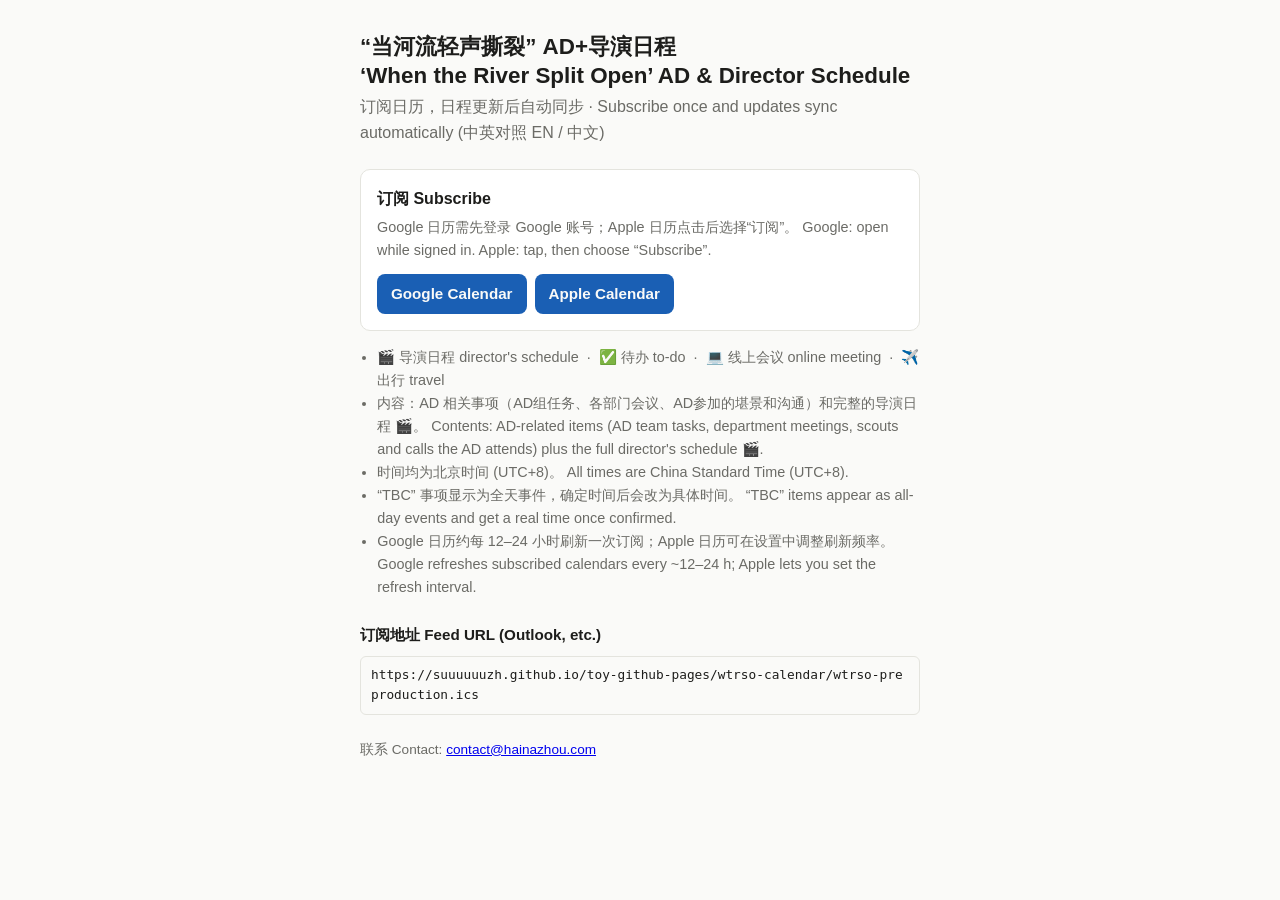
<file: wtrso-calendar/index.html>
<!doctype html>
<html lang="zh-CN">
<head>
<meta charset="utf-8">
<meta name="viewport" content="width=device-width, initial-scale=1">
<meta name="robots" content="noindex, nofollow">
<title>当河流轻声撕裂 AD+导演日程 · AD & Director Schedule</title>
<style>
  :root { --bg:#fafaf8; --fg:#1d1d1b; --muted:#6b6b66; --card:#fff; --line:#e4e4de; --accent:#1a5fb4; }
  @media (prefers-color-scheme: dark) {
    :root { --bg:#161615; --fg:#ecece8; --muted:#9a9a93; --card:#1f1f1e; --line:#33332f; --accent:#78aeed; }
  }
  * { box-sizing: border-box; }
  body { margin:0; padding:32px 16px; background:var(--bg); color:var(--fg);
         font:16px/1.6 -apple-system, BlinkMacSystemFont, "PingFang SC", "Noto Sans SC", "Segoe UI", sans-serif; }
  main { max-width:560px; margin:0 auto; }
  h1 { font-size:1.4rem; line-height:1.3; margin:0 0 4px; }
  .sub { color:var(--muted); margin:0 0 24px; }
  .card { background:var(--card); border:1px solid var(--line); border-radius:10px; padding:16px; margin-bottom:12px; }
  .card h2 { font-size:1rem; margin:0 0 4px; }
  .card p { margin:0 0 12px; color:var(--muted); font-size:.9rem; }
  .btns { display:flex; flex-wrap:wrap; gap:8px; }
  a.btn { display:inline-block; padding:8px 14px; border-radius:8px; background:var(--accent); color:var(--bg);
          text-decoration:none; font-weight:600; font-size:.95rem; }
  h3 { font-size:.95rem; margin:24px 0 8px; }
  code { display:block; word-break:break-all; padding:8px 10px; border-radius:6px; background:var(--bg);
         border:1px solid var(--line); font-size:.8rem; user-select:all; margin-bottom:8px; }
  ul { padding-left:1.2em; color:var(--muted); font-size:.9rem; }
  footer { margin-top:24px; color:var(--muted); font-size:.85rem; }
</style>
</head>
<body>
<main>
  <h1>“当河流轻声撕裂” AD+导演日程<br>‘When the River Split Open’ AD &amp; Director Schedule</h1>
  <p class="sub">订阅日历，日程更新后自动同步 · Subscribe once and updates sync automatically (中英对照 EN / 中文)</p>

  <div class="card">
    <h2>订阅 Subscribe</h2>
    <p>Google 日历需先登录 Google 账号；Apple 日历点击后选择“订阅”。 Google: open while signed in. Apple: tap, then choose “Subscribe”.</p>
    <div class="btns">
      <a class="btn" href="https://calendar.google.com/calendar/render?cid=webcal://suuuuuuzh.github.io/toy-github-pages/wtrso-calendar/wtrso-preproduction.ics">Google Calendar</a>
      <a class="btn" href="webcal://suuuuuuzh.github.io/toy-github-pages/wtrso-calendar/wtrso-preproduction.ics">Apple Calendar</a>
    </div>
  </div>

  <ul>
    <li>🎬 导演日程 director's schedule &nbsp;·&nbsp; ✅ 待办 to-do &nbsp;·&nbsp; 💻 线上会议 online meeting &nbsp;·&nbsp; ✈️ 出行 travel</li>
    <li>内容：AD 相关事项（AD组任务、各部门会议、AD参加的堪景和沟通）和完整的导演日程 🎬。 Contents: AD-related items (AD team tasks, department meetings, scouts and calls the AD attends) plus the full director's schedule 🎬.</li>
    <li>时间均为北京时间 (UTC+8)。 All times are China Standard Time (UTC+8).</li>
    <li>“TBC” 事项显示为全天事件，确定时间后会改为具体时间。 “TBC” items appear as all-day events and get a real time once confirmed.</li>
    <li>Google 日历约每 12–24 小时刷新一次订阅；Apple 日历可在设置中调整刷新频率。 Google refreshes subscribed calendars every ~12–24 h; Apple lets you set the refresh interval.</li>
  </ul>

  <h3>订阅地址 Feed URL (Outlook, etc.)</h3>
  <code>https://suuuuuuzh.github.io/toy-github-pages/wtrso-calendar/wtrso-preproduction.ics</code>

  <footer>联系 Contact: <a href="mailto:contact@hainazhou.com">contact@hainazhou.com</a></footer>
</main>
</body>
</html>
</file>
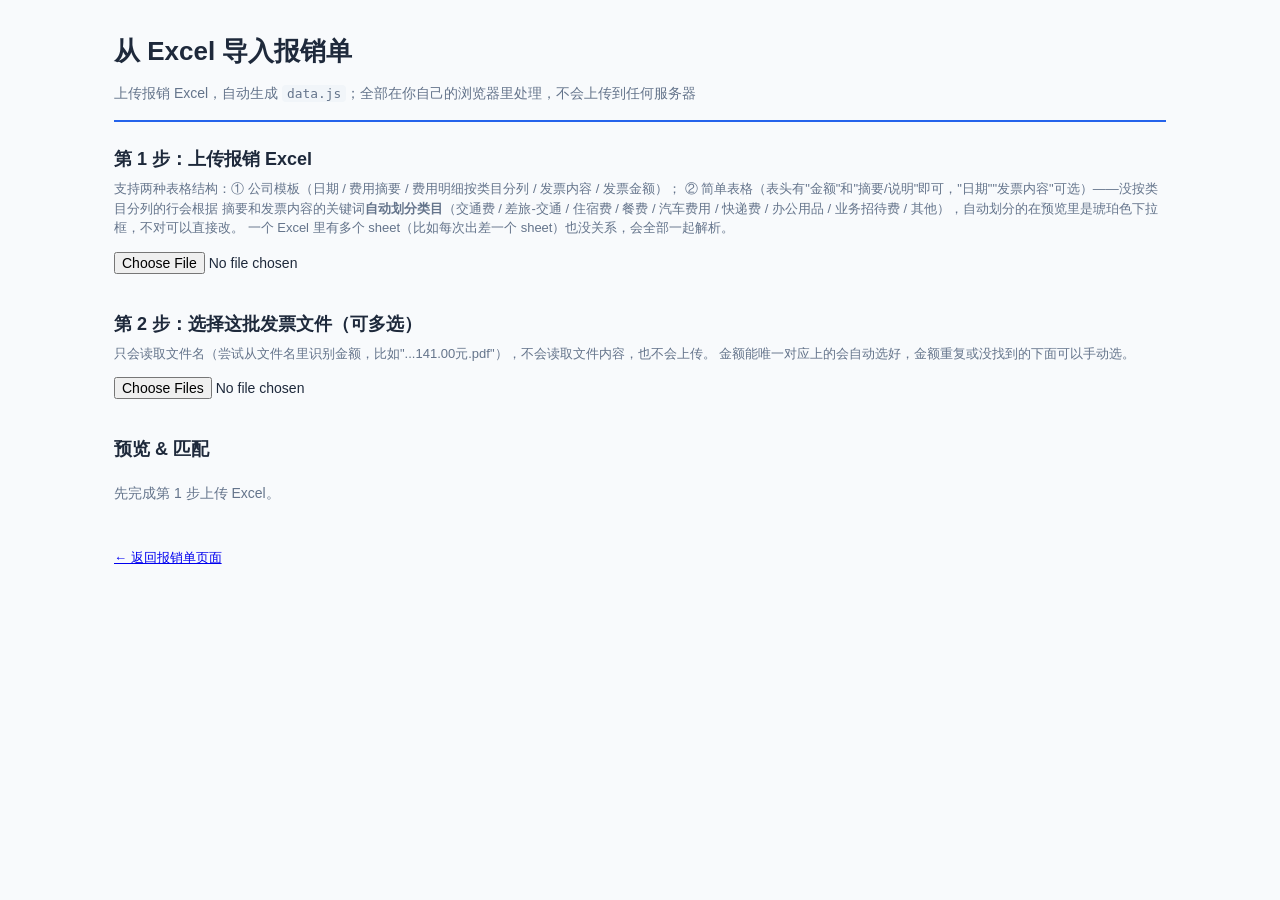
<file: expense-report/import.html>
<!DOCTYPE html>
<html lang="zh-CN">
<head>
  <meta charset="UTF-8" />
  <meta name="viewport" content="width=device-width, initial-scale=1.0" />
  <title>从 Excel 导入报销单</title>
  <link rel="stylesheet" href="style.css" />
  <link rel="stylesheet" href="import.css" />
</head>
<body>
  <div class="container">
    <header>
      <h1>从 Excel 导入报销单</h1>
      <div class="meta">
        <span>上传报销 Excel，自动生成 <code>data.js</code>；全部在你自己的浏览器里处理，不会上传到任何服务器</span>
      </div>
    </header>

    <section>
      <h2>第 1 步：上传报销 Excel</h2>
      <p class="muted" style="margin-top:-6px;font-size:13px;">
        支持两种表格结构：① 公司模板（日期 / 费用摘要 / 费用明细按类目分列 / 发票内容 / 发票金额）；
        ② 简单表格（表头有"金额"和"摘要/说明"即可，"日期""发票内容"可选）——没按类目分列的行会根据
        摘要和发票内容的关键词<b>自动划分类目</b>（交通费 / 差旅-交通 / 住宿费 / 餐费 / 汽车费用 / 快递费 /
        办公用品 / 业务招待费 / 其他），自动划分的在预览里是琥珀色下拉框，不对可以直接改。
        一个 Excel 里有多个 sheet（比如每次出差一个 sheet）也没关系，会全部一起解析。
      </p>
      <input type="file" id="excel-input" accept=".xlsx,.xls" />
      <span id="excel-status" class="muted" style="margin-left:8px;font-size:13px;"></span>
    </section>

    <section>
      <h2>第 2 步：选择这批发票文件（可多选）</h2>
      <p class="muted" style="margin-top:-6px;font-size:13px;">
        只会读取文件名（尝试从文件名里识别金额，比如"...141.00元.pdf"），不会读取文件内容，也不会上传。
        金额能唯一对应上的会自动选好，金额重复或没找到的下面可以手动选。
      </p>
      <input type="file" id="invoice-input" multiple accept=".pdf,.ofd,.jpg,.jpeg,.png" />
      <span id="invoice-status" class="muted" style="margin-left:8px;font-size:13px;"></span>
    </section>

    <section>
      <h2>预览 &amp; 匹配</h2>
      <div id="preview-empty" class="empty-hint">先完成第 1 步上传 Excel。</div>
      <div id="preview-wrap" style="display:none;overflow-x:auto;">
        <table id="preview-table">
          <thead>
            <tr>
              <th>#</th>
              <th>类目</th>
              <th>说明</th>
              <th>日期</th>
              <th>金额（元）</th>
              <th>凭证类型</th>
              <th>发票类型</th>
              <th>匹配到的文件</th>
            </tr>
          </thead>
          <tbody id="preview-tbody"></tbody>
        </table>
      </div>
    </section>

    <section id="output-section" style="display:none;">
      <h2>第 3 步：生成的 data.js</h2>
      <p class="muted" style="margin-top:-6px;font-size:13px;">
        核对上面的预览没问题后，复制或下载下面的内容替换 <code>expense-report/data.js</code>；
        再把第 2 步选中匹配上的发票文件（文件名不用改）放进 <code>expense-report/invoices/</code> 文件夹，提交推送。
      </p>
      <div class="button-row">
        <button id="copy-btn" class="btn" type="button">复制到剪贴板</button>
        <button id="download-btn" class="btn" type="button">下载 data.js</button>
        <span id="copy-status" class="muted" style="font-size:13px;"></span>
      </div>
      <textarea id="output-textarea" readonly spellcheck="false"></textarea>
    </section>

    <p class="muted" style="font-size:13px;"><a href="index.html">&larr; 返回报销单页面</a></p>
  </div>

  <script src="lib/xlsx.full.min.js"></script>
  <script src="data.js"></script>
  <script src="import.js"></script>
</body>
</html>
</file>
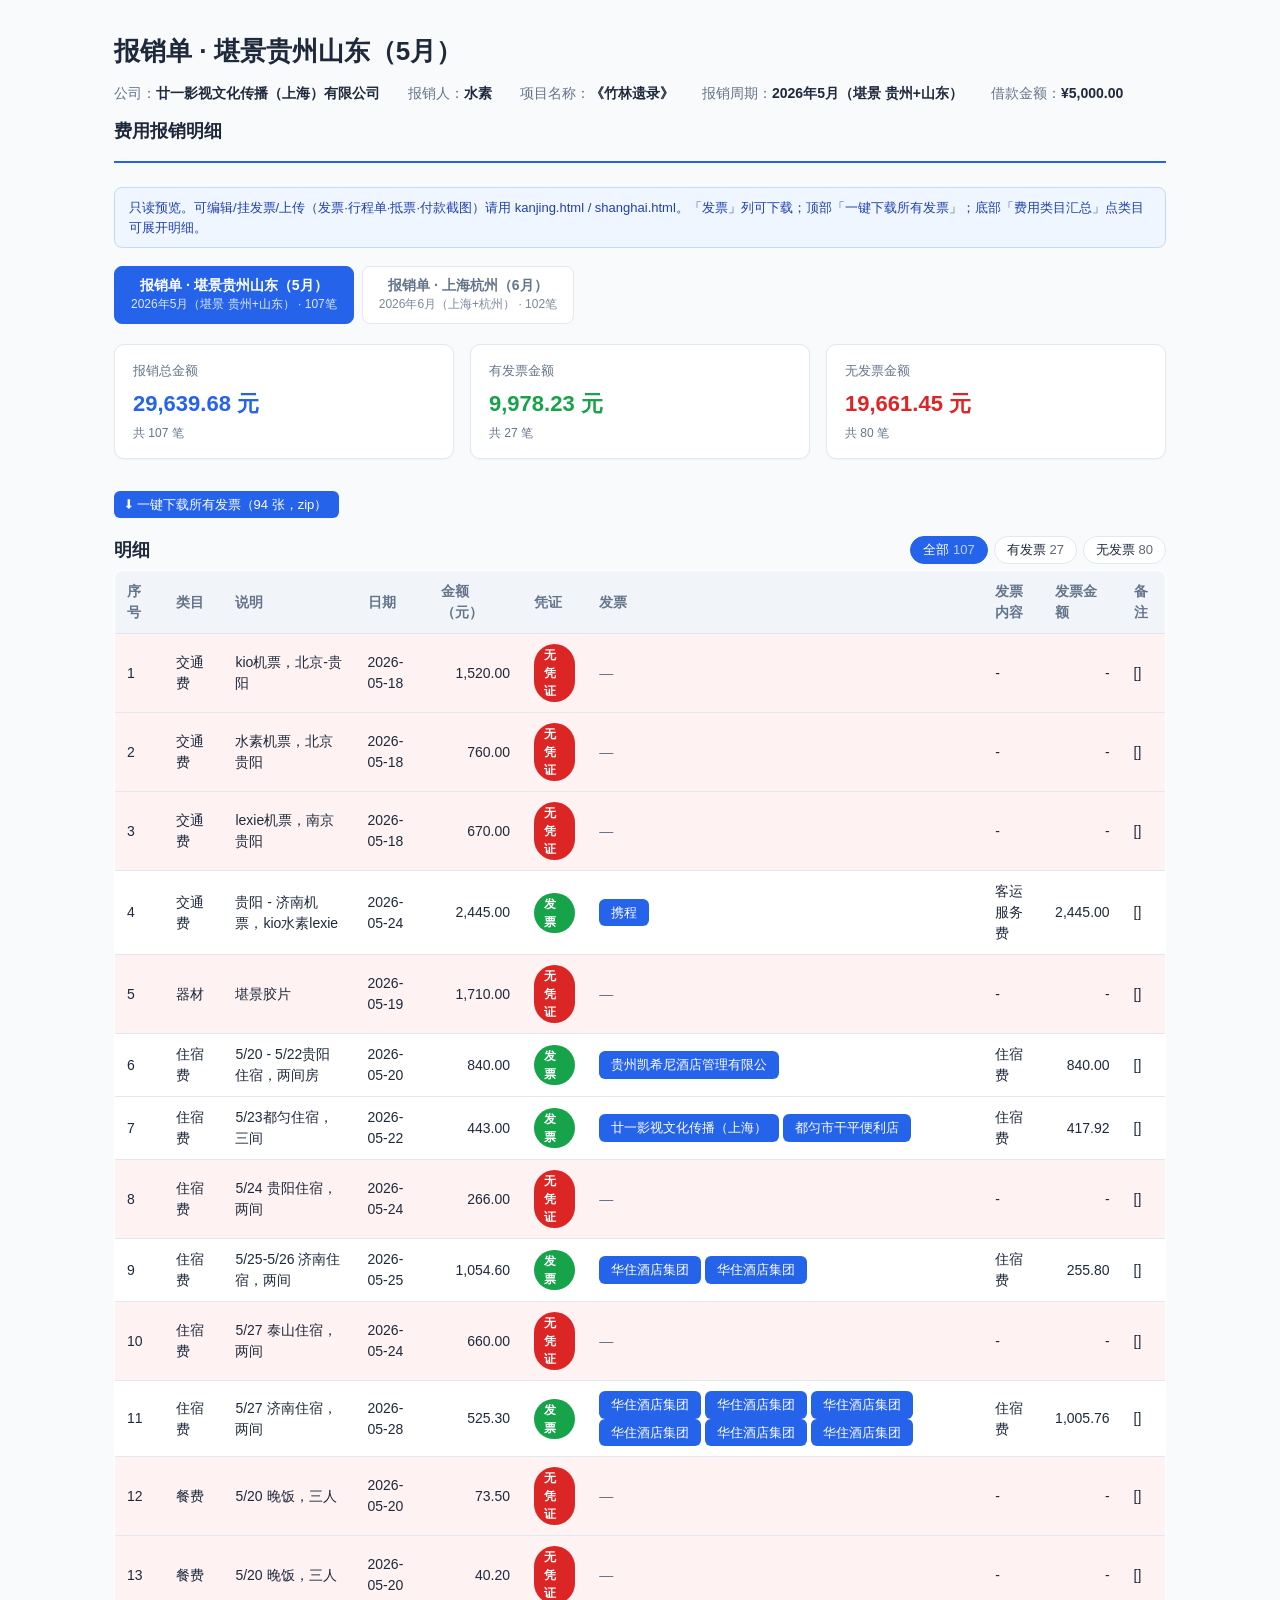
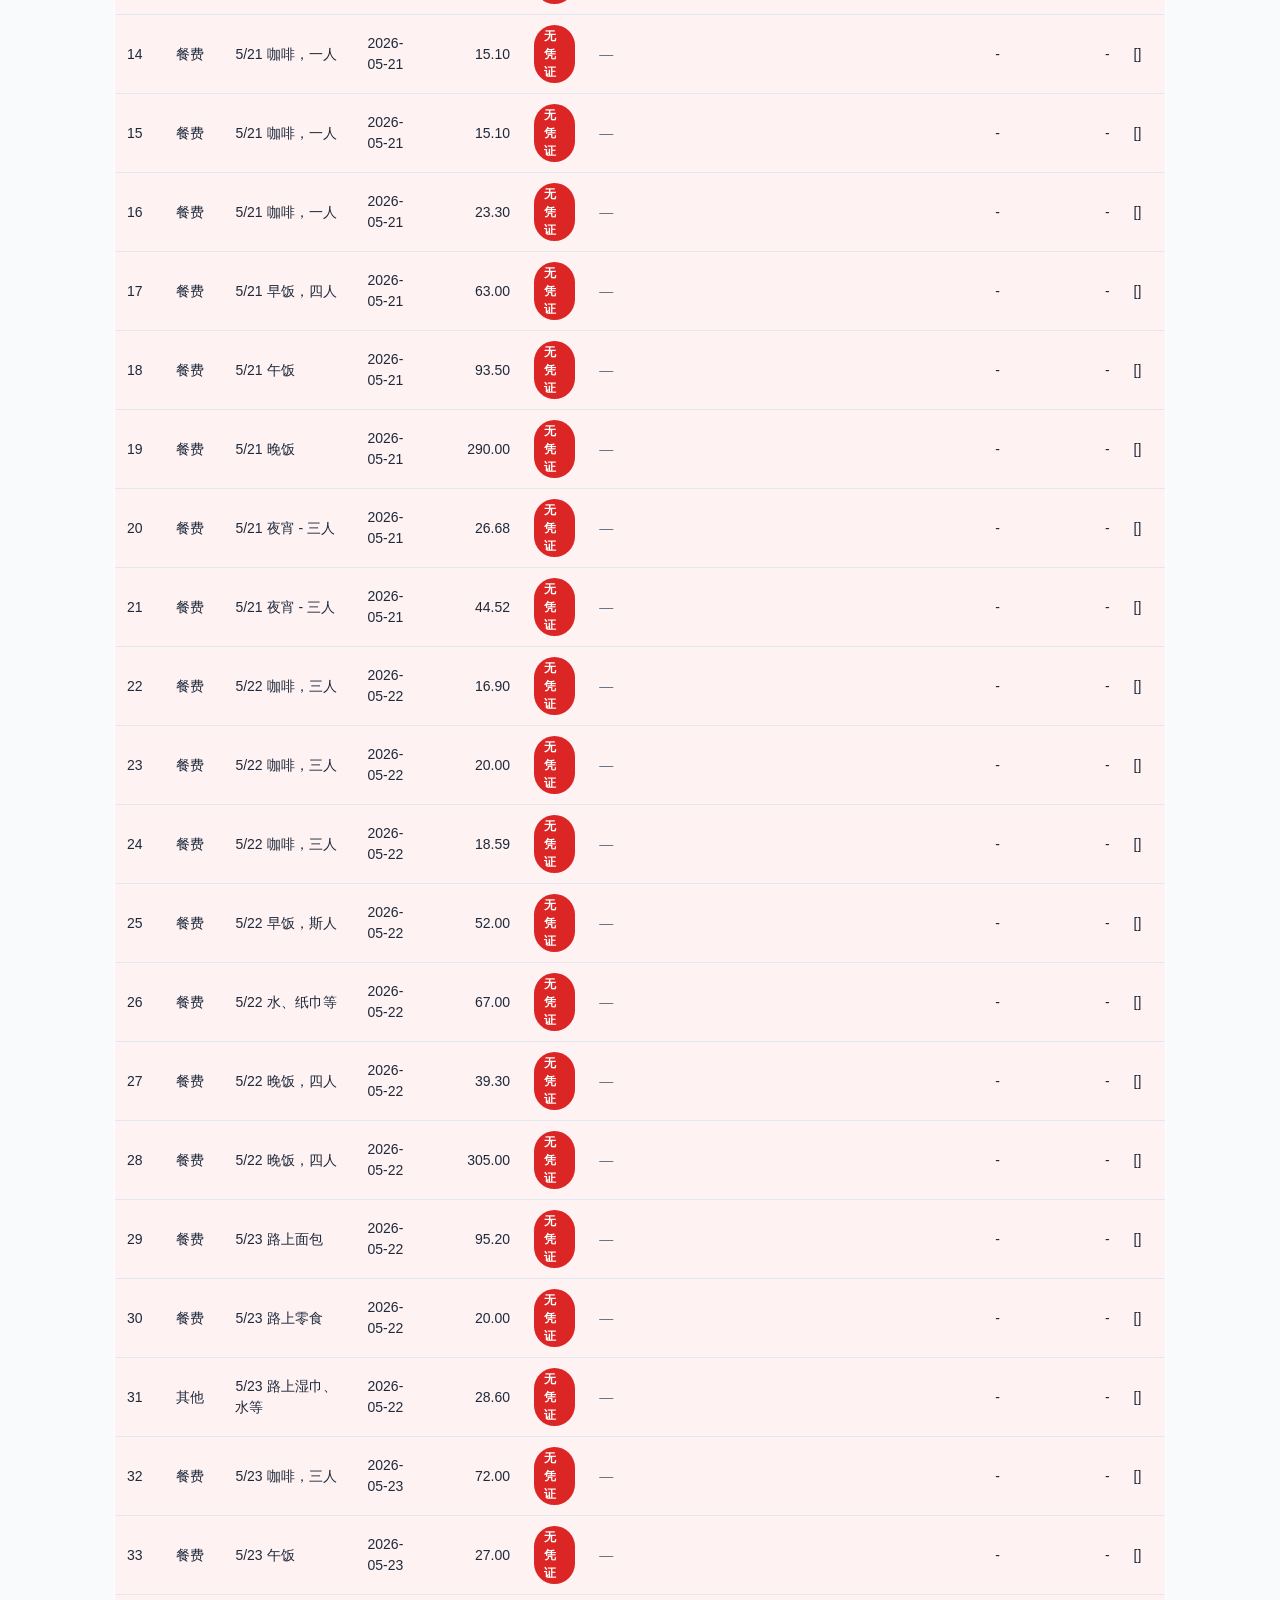
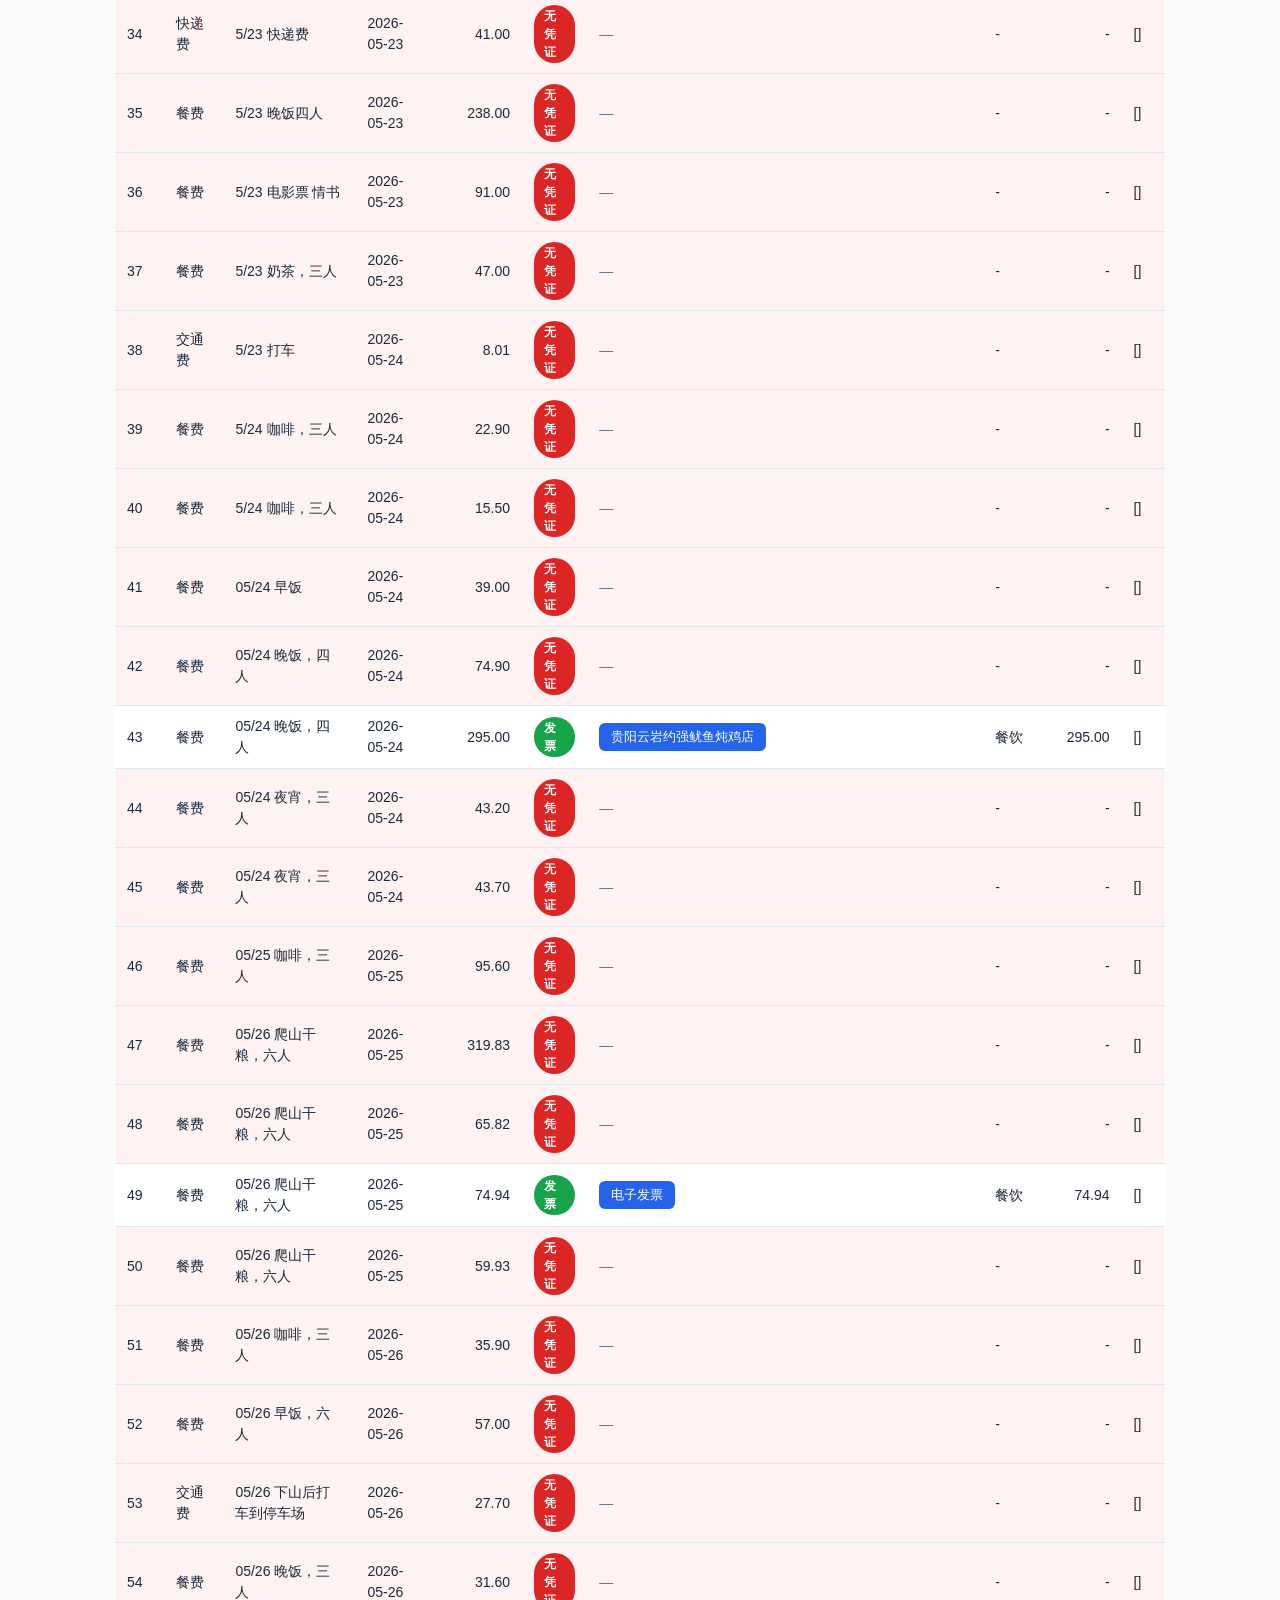
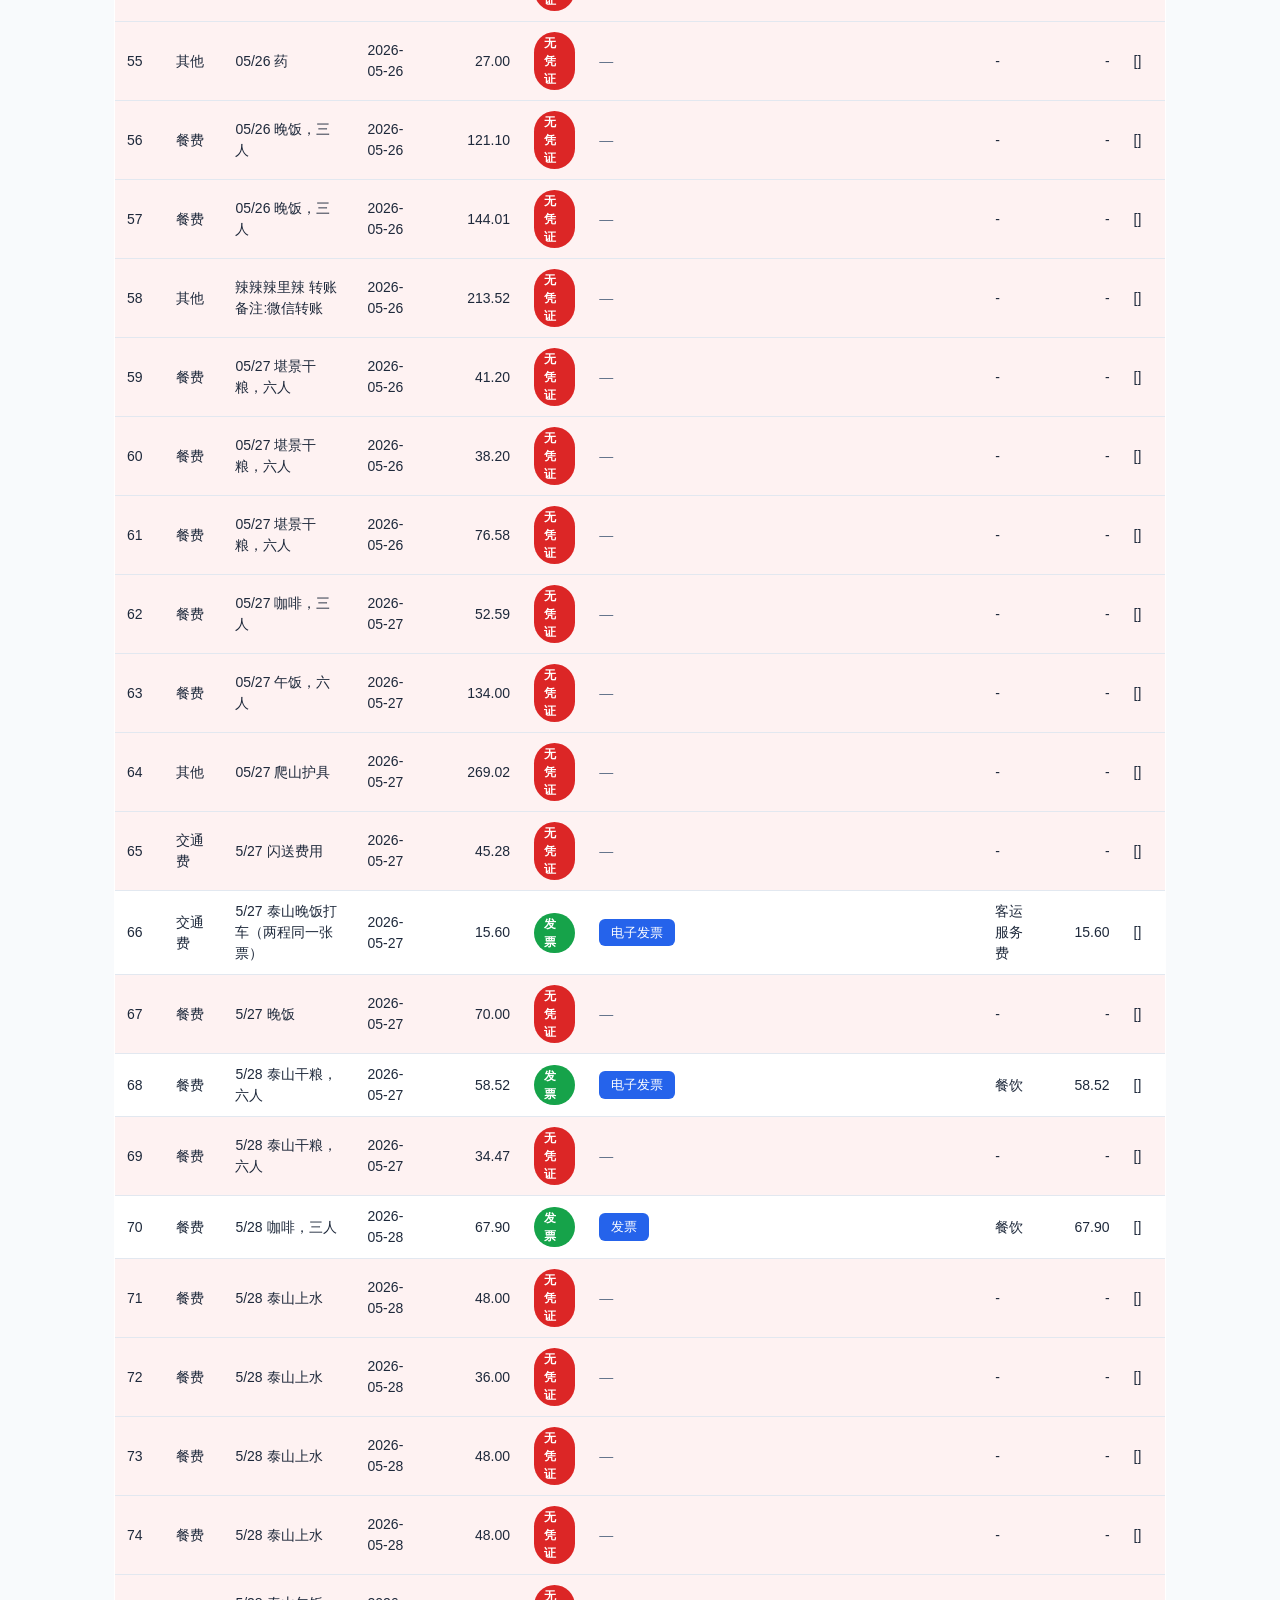
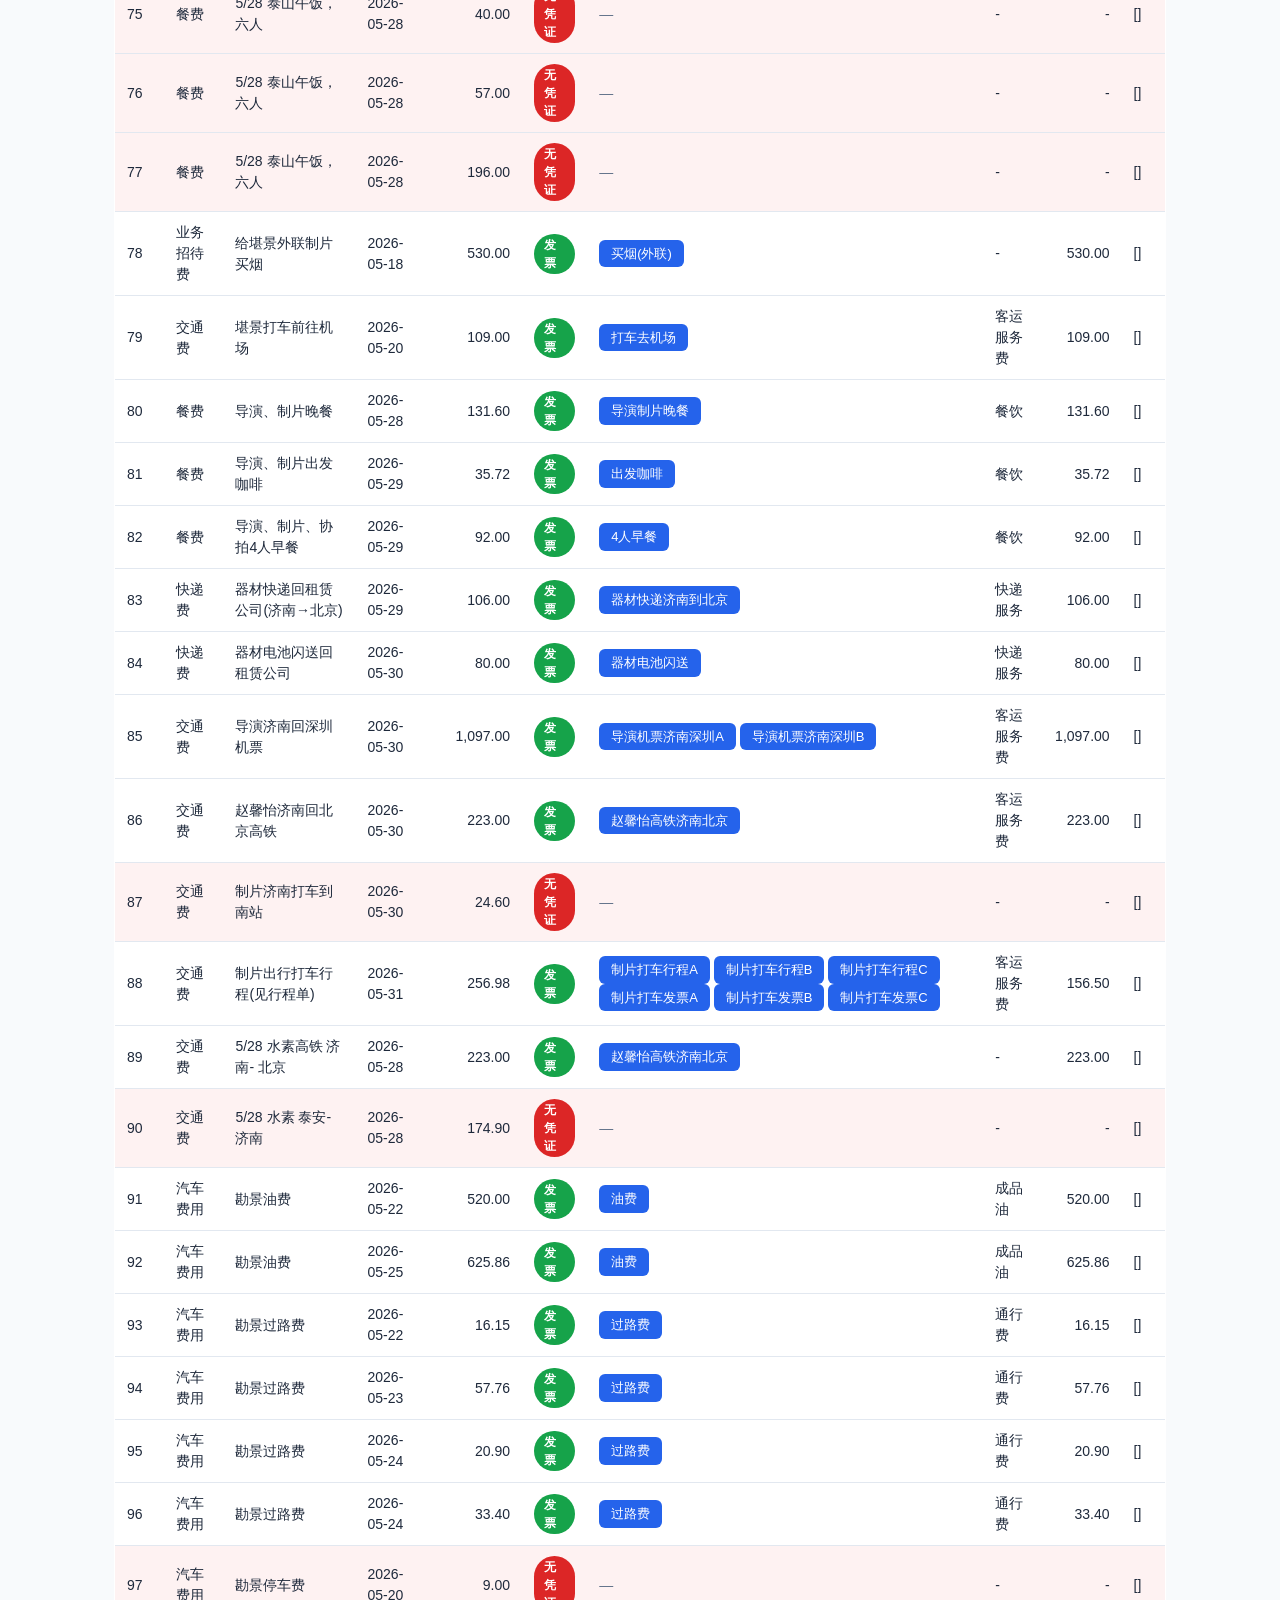
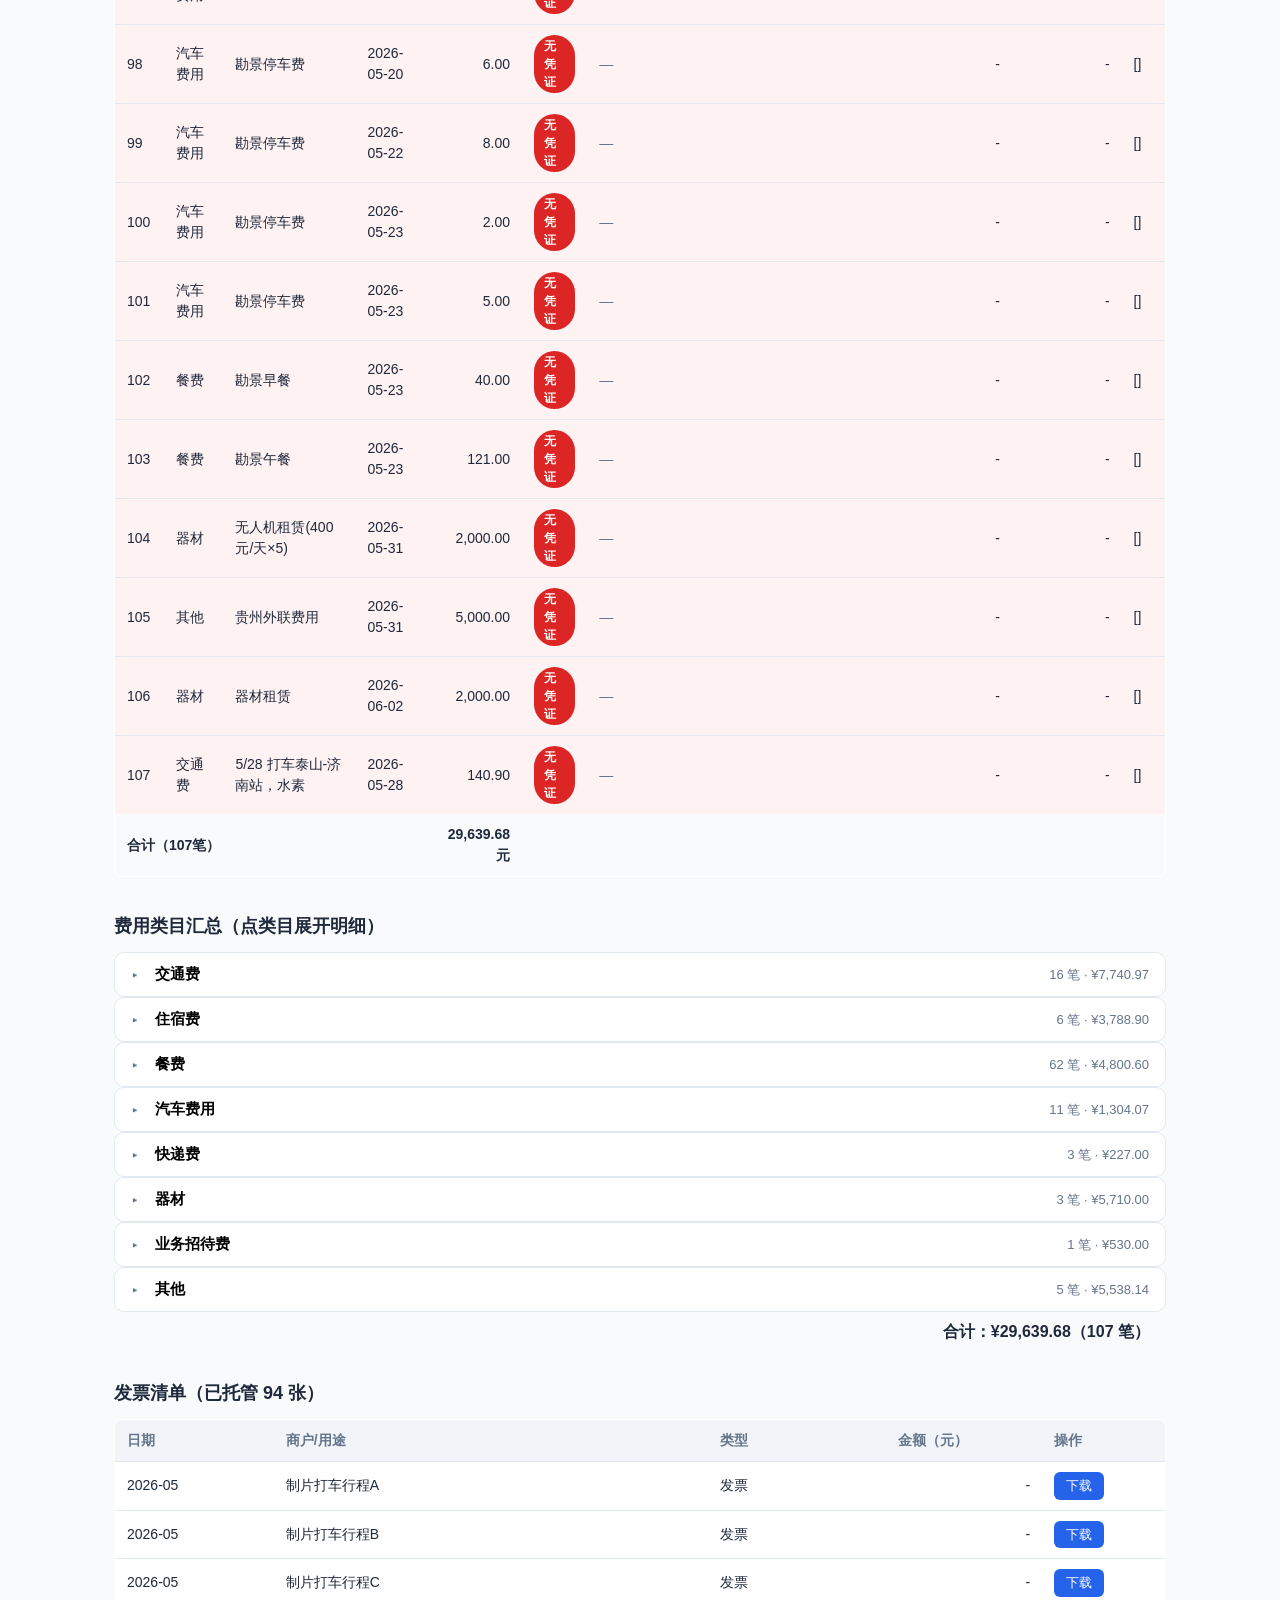
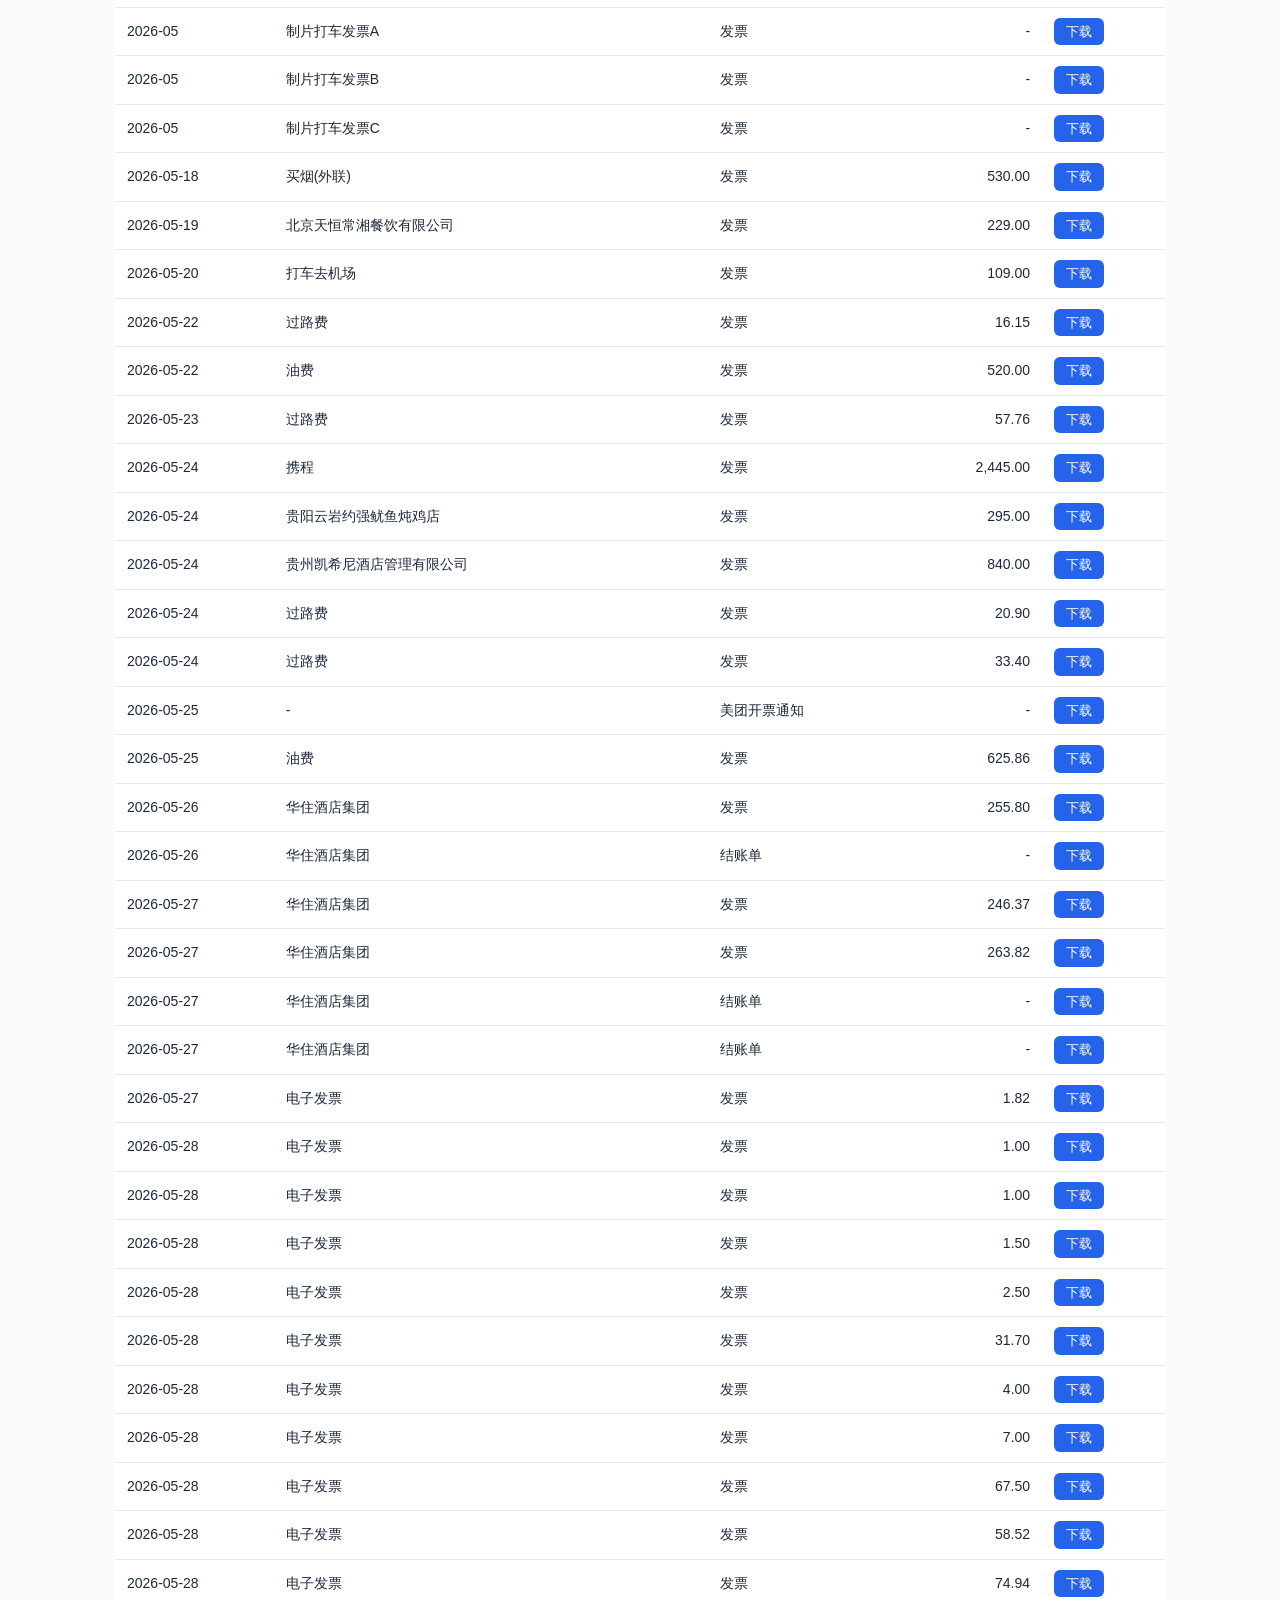
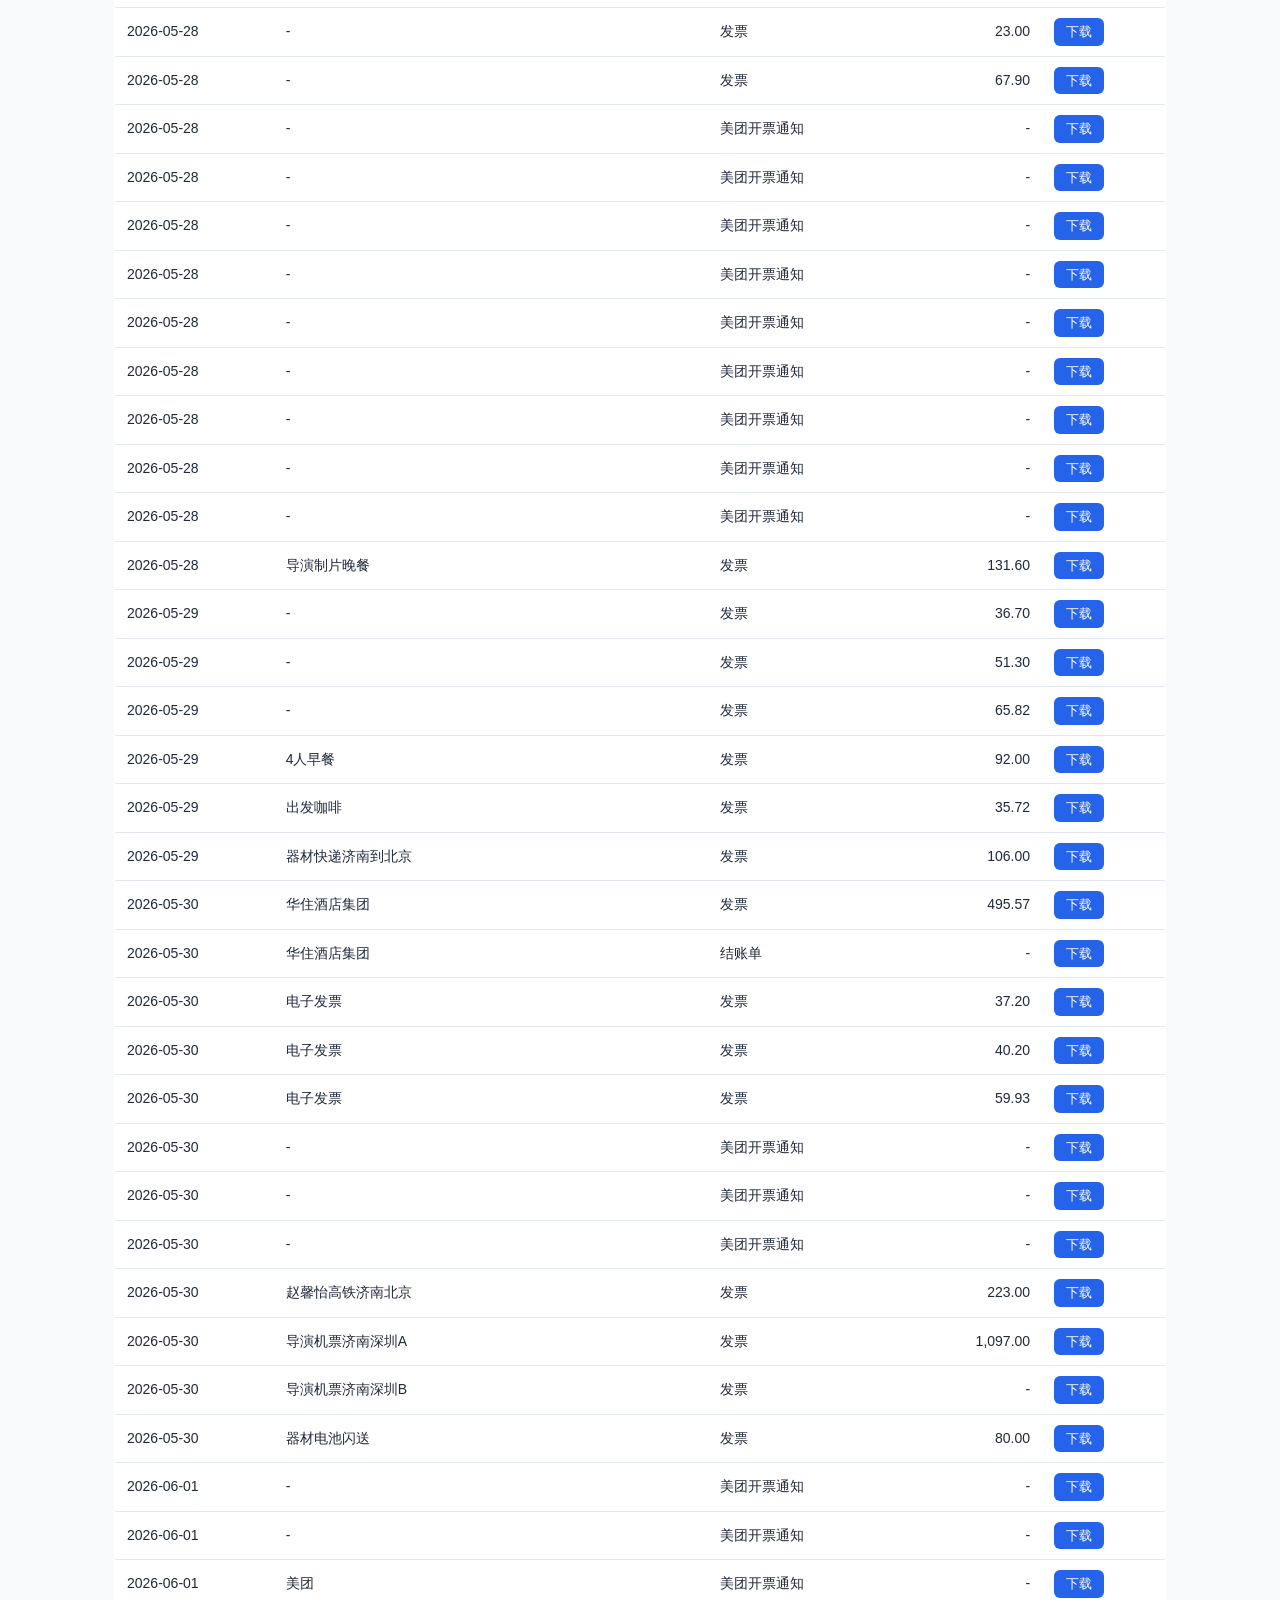
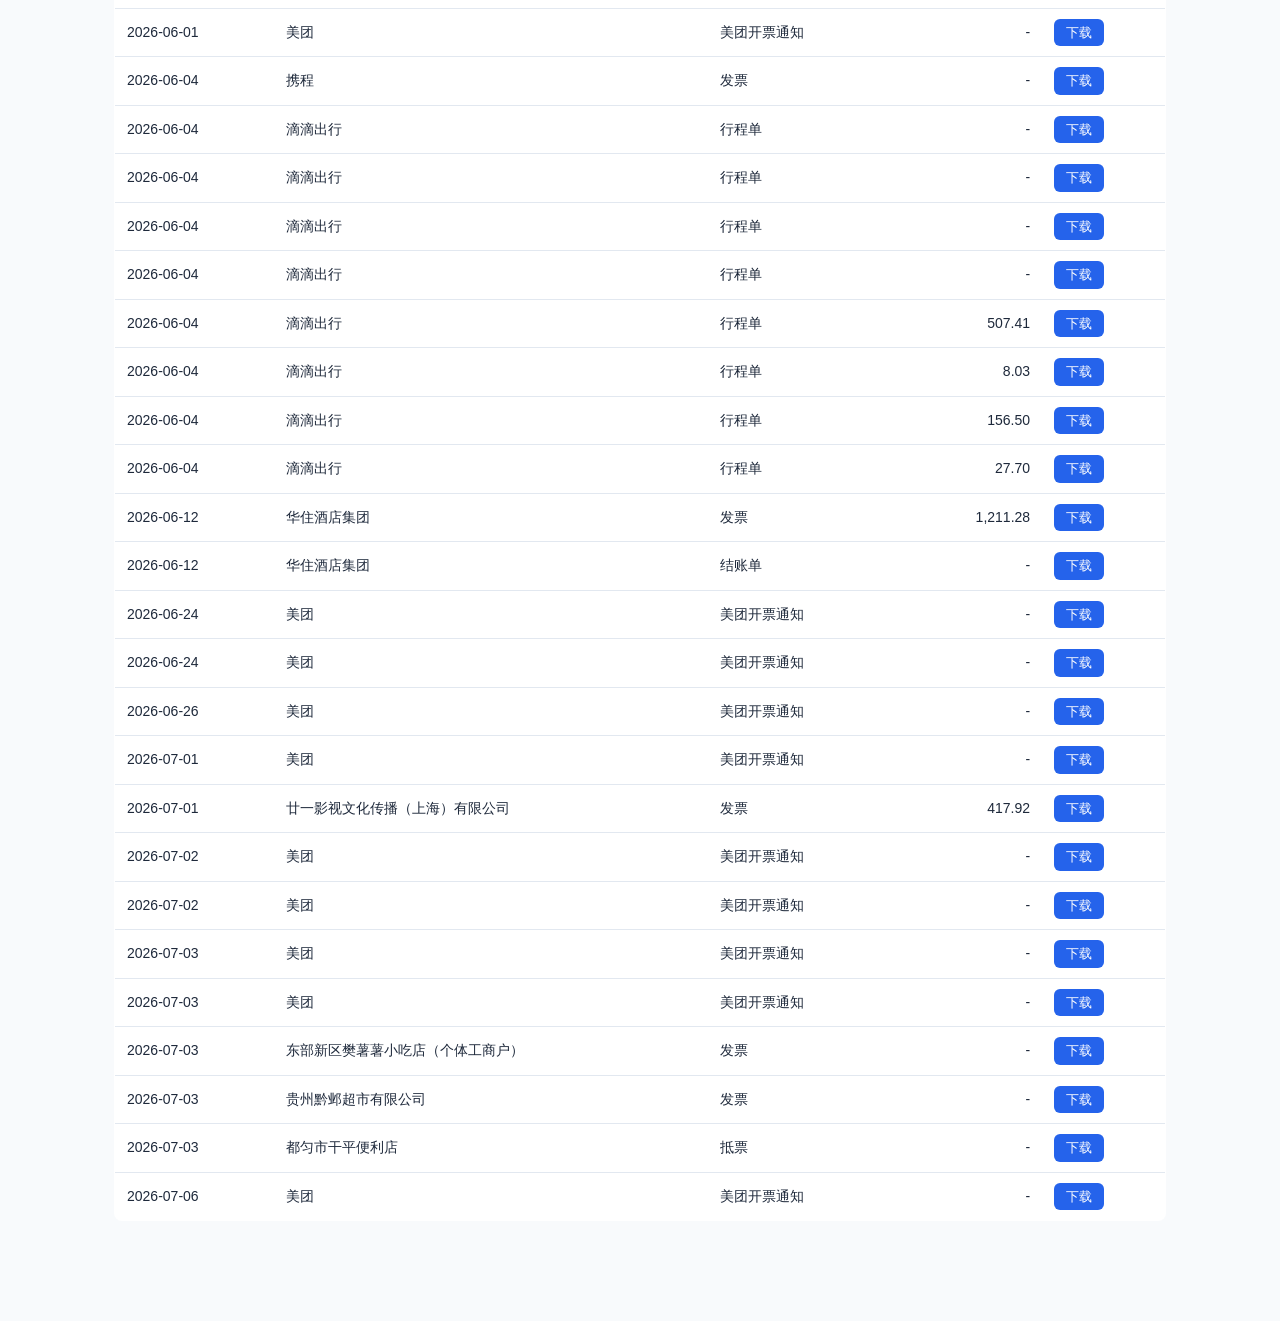
<file: expense-report/preview.html>
<!DOCTYPE html>
<html lang="zh-CN"><head><meta charset="UTF-8"><meta name="viewport" content="width=device-width,initial-scale=1">
<title>费用报销明细 · 《竹林遗录》</title><style>
:root {
  --color-primary: #2563eb;
  --color-invoice: #16a34a;
  --color-tpiao: #d97706;
  --color-none: #dc2626;
  --color-border: #e2e8f0;
  --color-bg: #f8fafc;
  --color-text: #1e293b;
  --color-muted: #64748b;
}

* {
  box-sizing: border-box;
}

body {
  margin: 0;
  font-family: -apple-system, "PingFang SC", "Microsoft YaHei", "Helvetica Neue", Arial, sans-serif;
  background: var(--color-bg);
  color: var(--color-text);
  line-height: 1.5;
}

.container {
  max-width: 1100px;
  margin: 0 auto;
  padding: 32px 24px 64px;
}

header {
  border-bottom: 2px solid var(--color-primary);
  padding-bottom: 16px;
  margin-bottom: 24px;
}

header h1 {
  margin: 0 0 12px;
  font-size: 26px;
}

.meta {
  display: flex;
  flex-wrap: wrap;
  gap: 8px 28px;
  color: var(--color-muted);
  font-size: 14px;
}

.meta b {
  color: var(--color-text);
}

.summary-cards {
  display: grid;
  grid-template-columns: repeat(auto-fit, minmax(180px, 1fr));
  gap: 16px;
  margin-bottom: 32px;
}

.card {
  background: #fff;
  border: 1px solid var(--color-border);
  border-radius: 10px;
  padding: 16px 18px;
  box-shadow: 0 1px 2px rgba(0, 0, 0, 0.04);
}

.card .label {
  font-size: 13px;
  color: var(--color-muted);
  margin-bottom: 6px;
}

.card .value {
  font-size: 22px;
  font-weight: 600;
}

.card .sub {
  font-size: 12px;
  color: var(--color-muted);
  margin-top: 4px;
}

.card.total .value { color: var(--color-primary); }
.card.invoice .value { color: var(--color-invoice); }
.card.tpiao .value { color: var(--color-tpiao); }
.card.none .value { color: var(--color-none); }

section {
  margin-bottom: 36px;
}

section h2 {
  font-size: 18px;
  margin-bottom: 12px;
}

table {
  width: 100%;
  border-collapse: collapse;
  background: #fff;
  border: 1px solid var(--color-border);
  border-radius: 8px;
  overflow: hidden;
  font-size: 14px;
}

th, td {
  padding: 10px 12px;
  border-bottom: 1px solid var(--color-border);
  text-align: left;
  vertical-align: middle;
}

th {
  background: #f1f5f9;
  font-weight: 600;
  color: var(--color-muted);
}

tbody tr:last-child td {
  border-bottom: none;
}

tbody tr.row-none {
  background: #fef2f2;
}

tfoot td {
  font-weight: 700;
  background: #f8fafc;
}

.amount-cell {
  text-align: right;
  font-variant-numeric: tabular-nums;
}

.badge {
  display: inline-block;
  padding: 2px 10px;
  border-radius: 999px;
  font-size: 12px;
  font-weight: 600;
  color: #fff;
}

.badge-invoice { background: var(--color-invoice); }
.badge-tpiao { background: var(--color-tpiao); }
.badge-none { background: var(--color-none); }

.btn {
  display: inline-block;
  padding: 4px 12px;
  border-radius: 6px;
  background: var(--color-primary);
  color: #fff;
  text-decoration: none;
  font-size: 13px;
  white-space: nowrap;
}

.btn:hover {
  opacity: 0.85;
}

.btn.disabled {
  background: #cbd5e1;
  pointer-events: none;
}

.muted {
  color: var(--color-muted);
}

.empty-hint {
  color: var(--color-muted);
  font-size: 14px;
  padding: 8px 0;
}

@media print {
  body {
    background: #fff;
  }
  .btn {
    display: none;
  }
}

/* 明细表头部：标题 + 筛选/导出 */
.section-head {
  display: flex;
  align-items: center;
  justify-content: space-between;
  flex-wrap: wrap;
  gap: 10px;
  margin-bottom: 6px;
}
.section-head h2 { margin: 0; }
.section-actions {
  display: flex;
  align-items: center;
  gap: 12px;
  flex-wrap: wrap;
}

/* 筛选视图按钮 */
.filter-bar {
  display: inline-flex;
  gap: 6px;
  flex-wrap: wrap;
}
.filter-btn {
  border: 1px solid var(--color-border);
  background: #fff;
  color: var(--color-text);
  border-radius: 999px;
  padding: 4px 12px;
  font-size: 13px;
  cursor: pointer;
}
.filter-btn:hover { border-color: var(--color-primary); }
.filter-btn.active {
  background: var(--color-primary);
  border-color: var(--color-primary);
  color: #fff;
}
.filter-btn .cnt {
  opacity: 0.7;
  font-variant-numeric: tabular-nums;
}

.btn-outline {
  border: 1px solid var(--color-primary);
  background: #fff;
  color: var(--color-primary);
  border-radius: 6px;
  padding: 5px 12px;
  font-size: 13px;
  cursor: pointer;
}
.btn-outline:hover { background: #eff6ff; }

/* 可编辑备注 */
.remark-cell { min-width: 160px; }
.remark-input {
  width: 100%;
  min-width: 140px;
  border: 1px solid var(--color-border);
  border-radius: 6px;
  padding: 4px 8px;
  font-size: 13px;
  font-family: inherit;
  background: #fffef8;
}
.remark-input:focus {
  outline: none;
  border-color: var(--color-primary);
  background: #fff;
}

/* 发票单元格：已挂发票 chip + 挂发票按钮 */
.inv-wrap { display: flex; flex-wrap: wrap; gap: 6px; align-items: center; }
.inv-chip {
  display: inline-flex; align-items: center; gap: 4px;
  background: #ecfdf5; border: 1px solid #a7f3d0; border-radius: 6px;
  padding: 2px 6px; font-size: 12px; max-width: 220px;
}
.inv-chip a { color: var(--color-invoice); text-decoration: none; overflow: hidden; text-overflow: ellipsis; white-space: nowrap; }
.inv-chip .detach-btn {
  border: none; background: transparent; color: var(--color-muted);
  cursor: pointer; font-size: 14px; line-height: 1; padding: 0 2px;
}
.inv-chip .detach-btn:hover { color: var(--color-none); }

/* 挂发票弹窗 */
.picker-overlay {
  position: fixed; inset: 0; background: rgba(15,23,42,0.45);
  display: flex; align-items: center; justify-content: center; z-index: 100; padding: 20px;
}
.picker-box {
  background: #fff; border-radius: 12px; width: min(560px, 100%);
  max-height: 80vh; display: flex; flex-direction: column; overflow: hidden;
  box-shadow: 0 10px 40px rgba(0,0,0,0.2);
}
.picker-head {
  display: flex; justify-content: space-between; align-items: center;
  padding: 14px 16px; border-bottom: 1px solid var(--color-border); font-size: 14px;
}
.picker-close { border: none; background: transparent; font-size: 22px; cursor: pointer; color: var(--color-muted); }
.picker-search {
  margin: 12px 16px; padding: 8px 12px; border: 1px solid var(--color-border);
  border-radius: 8px; font-size: 14px; font-family: inherit;
}
.picker-list { overflow-y: auto; padding: 0 16px 16px; }
.pick-row {
  display: flex; align-items: center; gap: 10px;
  padding: 10px 0; border-bottom: 1px solid var(--color-border);
}
.pick-info { flex: 1; font-size: 13px; }
.pick-near {
  background: var(--color-invoice); color: #fff; border-radius: 999px;
  padding: 1px 8px; font-size: 11px; margin-left: 6px;
}
.pick-add[disabled] { background: #cbd5e1; pointer-events: none; }

.picker-tools { display: flex; gap: 8px; align-items: center; margin: 12px 16px 6px; }
.picker-tools .picker-search { margin: 0; flex: 1; }
.upload-lbl { cursor: pointer; white-space: nowrap; }
.picker-hint { padding: 0 16px; font-size: 12px; min-height: 16px; }

/* 可编辑单元格 */
.desc-input, .date-input, .amt-input, .cat-input {
  width: 100%;
  border: 1px solid transparent;
  border-radius: 6px;
  padding: 4px 6px;
  font-size: 13px;
  font-family: inherit;
  background: #fffef8;
}
.desc-input { min-width: 180px; font-weight: 500; }
.amt-input { text-align: right; font-variant-numeric: tabular-nums; }
.date-input { min-width: 96px; }
.cat-input { background: #fff; border-color: var(--color-border); }
.desc-input:hover, .date-input:hover, .amt-input:hover { border-color: var(--color-border); }
.desc-input:focus, .date-input:focus, .amt-input:focus, .cat-input:focus {
  outline: none; border-color: var(--color-primary); background: #fff;
}

/* 借款输入 */
.loan-input { width: 90px; border: 1px solid var(--color-border); border-radius: 6px; padding: 2px 6px; font-size: 14px; font-family: inherit; text-align: right; }
.loan-input:focus { outline: none; border-color: var(--color-primary); }

/* 发票内容 / 发票金额输入 */
.invcat-input, .invamt-input { width: 100%; min-width: 72px; border: 1px solid transparent; border-radius: 6px; padding: 4px 6px; font-size: 13px; font-family: inherit; background: #fffef8; }
.invamt-input { text-align: right; font-variant-numeric: tabular-nums; }
.invcat-input:hover, .invamt-input:hover { border-color: var(--color-border); }
.invcat-input:focus, .invamt-input:focus { outline: none; border-color: var(--color-primary); background: #fff; }

/* 类目手风琴 */
#category-accordion { display: flex; flex-direction: column; gap: 8px; }
.cat-group { border: 1px solid var(--color-border); border-radius: 10px; overflow: hidden; background: #fff; }
.cat-head { width: 100%; display: flex; align-items: center; gap: 10px; padding: 12px 16px; background: #fff; border: none; cursor: pointer; font-size: 15px; text-align: left; }
.cat-head:hover { background: #f8fafc; }
.cat-head.open { background: #f1f5f9; border-bottom: 1px solid var(--color-border); }
.cat-caret { color: var(--color-muted); width: 14px; }
.cat-name { font-weight: 600; flex: 1; }
.cat-meta { color: var(--color-muted); font-size: 13px; font-variant-numeric: tabular-nums; }
.cat-panel { padding: 8px 12px 14px; }
.cat-panel table { font-size: 13px; }
.cat-grand { text-align: right; font-weight: 700; padding: 8px 16px 0; font-variant-numeric: tabular-nums; }

/* 付款截图徽章 */
.badge-shot { background: #64748b; }
/* 凭证 chip 类型标签 */
.chip-tag { display:inline-block; font-size:10px; padding:0 5px; border-radius:4px; color:#fff; margin-right:3px; }
.tag-dipiao { background: var(--color-tpiao); }
.tag-shot { background: #64748b; }
.inv-chip.chip-dipiao { background:#fff7ed; border-color:#fed7aa; }
.inv-chip.chip-dipiao a { color: var(--color-tpiao); }
.inv-chip.chip-shot { background:#f1f5f9; border-color:#cbd5e1; }
.inv-chip.chip-shot a { color:#475569; }
.upload-lbl { font-size:12px; }

/* 主表内的类目分隔行 */
tr.cat-row td { background: #eef2ff; font-weight: 700; padding: 8px 12px; border-top: 2px solid #c7d2fe; }
.cat-row-name { color: var(--color-primary); font-size: 14px; }
.cat-row-meta { color: var(--color-muted); font-weight: 500; font-size: 12px; margin-left: 10px; font-variant-numeric: tabular-nums; }

/* 抵票 on/off 开关 */
.dipiao-toggle { border: 1px solid var(--color-tpiao); background: #fff; color: var(--color-tpiao); border-radius: 999px; padding: 3px 10px; font-size: 12px; cursor: pointer; white-space: nowrap; }
.dipiao-toggle.on { background: var(--color-tpiao); color: #fff; }

/* 发票悬停预览 */
#inv-preview { position: fixed; z-index: 200; width: 300px; height: 320px; background: #fff; border: 1px solid var(--color-border); border-radius: 10px; box-shadow: 0 8px 30px rgba(0,0,0,0.25); overflow: hidden; pointer-events: none; }
#inv-preview img { width: 100%; height: 100%; object-fit: contain; background: #f8fafc; }
#inv-preview iframe { width: 100%; height: 100%; border: 0; }
#inv-preview .prev-none { padding: 20px; font-size: 13px; color: var(--color-muted); }

/* 序号列：合并勾选/操作 */
.num-cell { display: flex; align-items: center; gap: 6px; }
.merge-cb { width: 15px; height: 15px; cursor: pointer; }
.row-op { border: 1px solid var(--color-border); background: #fff; border-radius: 5px; font-size: 11px; padding: 1px 6px; cursor: pointer; color: var(--color-muted); }
.row-op:hover { border-color: var(--color-primary); color: var(--color-primary); }
tr:has(.unmerge-btn) td { background: #f5f3ff; }

/* 行上下移动 */
.move-btns { display: inline-flex; flex-direction: column; line-height: 1; }
.move-btns button { border: none; background: transparent; color: var(--color-muted); cursor: pointer; font-size: 9px; padding: 0; height: 10px; }
.move-btns button:hover { color: var(--color-primary); }

/* 删除单行按钮 */
.del-row-btn { border: none; background: transparent; color: #cbd5e1; cursor: pointer; font-size: 13px; padding: 0 2px; line-height: 1; }
.del-row-btn:hover { color: var(--color-none); }

.tabs{display:flex;gap:8px;margin:0 0 20px;flex-wrap:wrap}
.tab{border:1px solid var(--color-border);background:#fff;border-radius:8px;padding:10px 16px;cursor:pointer;font-size:14px;font-weight:600;color:var(--color-muted)}
.tab.active{background:var(--color-primary);border-color:var(--color-primary);color:#fff}
.note{background:#eff6ff;border:1px solid #bfdbfe;border-radius:8px;padding:10px 14px;font-size:13px;color:#1e40af;margin-bottom:18px}
</style></head><body><div class="container">
  <header><h1 id="rt"></h1><div class="meta" id="meta"></div><h2 style="margin:14px 0 0;font-size:18px;">费用报销明细</h2></header>
  <div class="note">只读预览。可编辑/挂发票/上传（发票·行程单·抵票·付款截图）请用 kanjing.html / shanghai.html。「发票」列可下载；顶部「一键下载所有发票」；底部「费用类目汇总」点类目可展开明细。</div>
  <div class="tabs" id="tabs"></div>
  <section class="summary-cards" id="cards"></section>
  <div id="dlall" style="margin:0 0 18px"></div>
  <section><div class="section-head"><h2>明细</h2><div class="section-actions"><div id="fb" class="filter-bar"></div></div></div><div style="overflow-x:auto"><table id="tbl"></table></div></section>
  <section><h2>费用类目汇总（点类目展开明细）</h2><div id="acc"></div></section>
  <section id="invlist"></section>
</div><script>
const DATA={"reports": [{"info": {"reportTitle": "报销单 · 堪景贵州山东（5月）", "company": "廿一影视文化传播（上海）有限公司", "submitter": "水素", "project": "《竹林遗录》", "period": "2026年5月（堪景 贵州+山东）", "loan": 5000.0}, "items": [{"id": 1, "category": "交通费", "description": "kio机票，北京-贵阳", "date": "2026-05-18", "amount": 1520.0, "voucherType": "none", "files": [], "invoiceCategory": "", "invoiceAmount": "", "remark": "[]"}, {"id": 2, "category": "交通费", "description": "水素机票，北京贵阳", "date": "2026-05-18", "amount": 760.0, "voucherType": "none", "files": [], "invoiceCategory": "", "invoiceAmount": "", "remark": "[]"}, {"id": 3, "category": "交通费", "description": "lexie机票，南京贵阳", "date": "2026-05-18", "amount": 670.0, "voucherType": "none", "files": [], "invoiceCategory": "", "invoiceAmount": "", "remark": "[]"}, {"id": 4, "category": "交通费", "description": "贵阳 - 济南机票，kio水素lexie", "date": "2026-05-24", "amount": 2445.0, "voucherType": "invoice", "files": ["invoices/kanjing/inv-002.pdf"], "invoiceCategory": "客运服务费", "invoiceAmount": 2445.0, "remark": "[]"}, {"id": 5, "category": "器材", "description": "堪景胶片", "date": "2026-05-19", "amount": 1710.0, "voucherType": "none", "files": [], "invoiceCategory": "", "invoiceAmount": "", "remark": "[]"}, {"id": 6, "category": "住宿费", "description": "5/20 - 5/22贵阳住宿，两间房", "date": "2026-05-20", "amount": 840.0, "voucherType": "invoice", "files": ["invoices/kanjing/inv-004.pdf"], "invoiceCategory": "住宿费", "invoiceAmount": 840.0, "remark": "[]"}, {"id": 7, "category": "住宿费", "description": "5/23都匀住宿，三间", "date": "2026-05-22", "amount": 443.0, "voucherType": "invoice", "files": ["invoices/kanjing/z-012.pdf", "invoices/kanjing/z-015.pdf"], "invoiceCategory": "住宿费", "invoiceAmount": 417.92, "remark": "[]"}, {"id": 8, "category": "住宿费", "description": "5/24 贵阳住宿，两间", "date": "2026-05-24", "amount": 266.0, "voucherType": "none", "files": [], "invoiceCategory": "", "invoiceAmount": "", "remark": "[]"}, {"id": 9, "category": "住宿费", "description": "5/25-5/26 济南住宿，两间", "date": "2026-05-25", "amount": 1054.6, "voucherType": "invoice", "files": ["invoices/kanjing/inv-006.pdf", "invoices/kanjing/inv-007.pdf"], "invoiceCategory": "住宿费", "invoiceAmount": 255.8, "remark": "[]"}, {"id": 10, "category": "住宿费", "description": "5/27 泰山住宿，两间", "date": "2026-05-24", "amount": 660.0, "voucherType": "none", "files": [], "invoiceCategory": "", "invoiceAmount": "", "remark": "[]"}, {"id": 11, "category": "住宿费", "description": "5/27 济南住宿，两间", "date": "2026-05-28", "amount": 525.3, "voucherType": "invoice", "files": ["invoices/kanjing/inv-008.pdf", "invoices/kanjing/inv-009.pdf", "invoices/kanjing/inv-010.pdf", "invoices/kanjing/inv-011.pdf", "invoices/kanjing/inv-037.pdf", "invoices/kanjing/inv-038.pdf"], "invoiceCategory": "住宿费", "invoiceAmount": 1005.76, "remark": "[]"}, {"id": 12, "category": "餐费", "description": "5/20 晚饭，三人", "date": "2026-05-20", "amount": 73.5, "voucherType": "none", "files": [], "invoiceCategory": "", "invoiceAmount": "", "remark": "[]"}, {"id": 13, "category": "餐费", "description": "5/20 晚饭，三人", "date": "2026-05-20", "amount": 40.2, "voucherType": "invoice", "files": [], "invoiceCategory": "", "invoiceAmount": "", "remark": "[]"}, {"id": 14, "category": "餐费", "description": "5/21 咖啡，一人", "date": "2026-05-21", "amount": 15.1, "voucherType": "none", "files": [], "invoiceCategory": "", "invoiceAmount": "", "remark": "[]"}, {"id": 15, "category": "餐费", "description": "5/21 咖啡，一人", "date": "2026-05-21", "amount": 15.1, "voucherType": "none", "files": [], "invoiceCategory": "", "invoiceAmount": "", "remark": "[]"}, {"id": 16, "category": "餐费", "description": "5/21 咖啡，一人", "date": "2026-05-21", "amount": 23.3, "voucherType": "none", "files": [], "invoiceCategory": "", "invoiceAmount": "", "remark": "[]"}, {"id": 17, "category": "餐费", "description": "5/21 早饭，四人", "date": "2026-05-21", "amount": 63.0, "voucherType": "none", "files": [], "invoiceCategory": "", "invoiceAmount": "", "remark": "[]"}, {"id": 18, "category": "餐费", "description": "5/21 午饭", "date": "2026-05-21", "amount": 93.5, "voucherType": "none", "files": [], "invoiceCategory": "", "invoiceAmount": "", "remark": "[]"}, {"id": 19, "category": "餐费", "description": "5/21 晚饭", "date": "2026-05-21", "amount": 290.0, "voucherType": "none", "files": [], "invoiceCategory": "", "invoiceAmount": "", "remark": "[]"}, {"id": 20, "category": "餐费", "description": "5/21 夜宵 - 三人", "date": "2026-05-21", "amount": 26.68, "voucherType": "none", "files": [], "invoiceCategory": "", "invoiceAmount": "", "remark": "[]"}, {"id": 21, "category": "餐费", "description": "5/21 夜宵 - 三人", "date": "2026-05-21", "amount": 44.52, "voucherType": "none", "files": [], "invoiceCategory": "", "invoiceAmount": "", "remark": "[]"}, {"id": 22, "category": "餐费", "description": "5/22 咖啡，三人", "date": "2026-05-22", "amount": 16.9, "voucherType": "none", "files": [], "invoiceCategory": "", "invoiceAmount": "", "remark": "[]"}, {"id": 23, "category": "餐费", "description": "5/22 咖啡，三人", "date": "2026-05-22", "amount": 20.0, "voucherType": "none", "files": [], "invoiceCategory": "", "invoiceAmount": "", "remark": "[]"}, {"id": 24, "category": "餐费", "description": "5/22 咖啡，三人", "date": "2026-05-22", "amount": 18.59, "voucherType": "none", "files": [], "invoiceCategory": "", "invoiceAmount": "", "remark": "[]"}, {"id": 25, "category": "餐费", "description": "5/22 早饭，斯人", "date": "2026-05-22", "amount": 52.0, "voucherType": "none", "files": [], "invoiceCategory": "", "invoiceAmount": "", "remark": "[]"}, {"id": 26, "category": "餐费", "description": "5/22 水、纸巾等", "date": "2026-05-22", "amount": 67.0, "voucherType": "none", "files": [], "invoiceCategory": "", "invoiceAmount": "", "remark": "[]"}, {"id": 27, "category": "餐费", "description": "5/22 晚饭，四人", "date": "2026-05-22", "amount": 39.3, "voucherType": "none", "files": [], "invoiceCategory": "", "invoiceAmount": "", "remark": "[]"}, {"id": 28, "category": "餐费", "description": "5/22 晚饭，四人", "date": "2026-05-22", "amount": 305.0, "voucherType": "none", "files": [], "invoiceCategory": "", "invoiceAmount": "", "remark": "[]"}, {"id": 29, "category": "餐费", "description": "5/23 路上面包", "date": "2026-05-22", "amount": 95.2, "voucherType": "none", "files": [], "invoiceCategory": "", "invoiceAmount": "", "remark": "[]"}, {"id": 30, "category": "餐费", "description": "5/23 路上零食", "date": "2026-05-22", "amount": 20.0, "voucherType": "none", "files": [], "invoiceCategory": "", "invoiceAmount": "", "remark": "[]"}, {"id": 31, "category": "其他", "description": "5/23 路上湿巾、水等", "date": "2026-05-22", "amount": 28.6, "voucherType": "none", "files": [], "invoiceCategory": "", "invoiceAmount": "", "remark": "[]"}, {"id": 32, "category": "餐费", "description": "5/23 咖啡，三人", "date": "2026-05-23", "amount": 72.0, "voucherType": "none", "files": [], "invoiceCategory": "", "invoiceAmount": "", "remark": "[]"}, {"id": 33, "category": "餐费", "description": "5/23 午饭", "date": "2026-05-23", "amount": 27.0, "voucherType": "none", "files": [], "invoiceCategory": "", "invoiceAmount": "", "remark": "[]"}, {"id": 34, "category": "快递费", "description": "5/23 快递费", "date": "2026-05-23", "amount": 41.0, "voucherType": "none", "files": [], "invoiceCategory": "", "invoiceAmount": "", "remark": "[]"}, {"id": 35, "category": "餐费", "description": "5/23 晚饭四人", "date": "2026-05-23", "amount": 238.0, "voucherType": "none", "files": [], "invoiceCategory": "", "invoiceAmount": "", "remark": "[]"}, {"id": 36, "category": "餐费", "description": "5/23 电影票 情书", "date": "2026-05-23", "amount": 91.0, "voucherType": "none", "files": [], "invoiceCategory": "", "invoiceAmount": "", "remark": "[]"}, {"id": 37, "category": "餐费", "description": "5/23 奶茶，三人", "date": "2026-05-23", "amount": 47.0, "voucherType": "none", "files": [], "invoiceCategory": "", "invoiceAmount": "", "remark": "[]"}, {"id": 38, "category": "交通费", "description": "5/23 打车", "date": "2026-05-24", "amount": 8.01, "voucherType": "none", "files": [], "invoiceCategory": "", "invoiceAmount": "", "remark": "[]"}, {"id": 39, "category": "餐费", "description": "5/24 咖啡，三人", "date": "2026-05-24", "amount": 22.9, "voucherType": "none", "files": [], "invoiceCategory": "", "invoiceAmount": "", "remark": "[]"}, {"id": 40, "category": "餐费", "description": "5/24 咖啡，三人", "date": "2026-05-24", "amount": 15.5, "voucherType": "none", "files": [], "invoiceCategory": "", "invoiceAmount": "", "remark": "[]"}, {"id": 41, "category": "餐费", "description": "05/24 早饭", "date": "2026-05-24", "amount": 39.0, "voucherType": "none", "files": [], "invoiceCategory": "", "invoiceAmount": "", "remark": "[]"}, {"id": 42, "category": "餐费", "description": "05/24 晚饭，四人", "date": "2026-05-24", "amount": 74.9, "voucherType": "none", "files": [], "invoiceCategory": "", "invoiceAmount": "", "remark": "[]"}, {"id": 43, "category": "餐费", "description": "05/24 晚饭，四人", "date": "2026-05-24", "amount": 295.0, "voucherType": "invoice", "files": ["invoices/kanjing/inv-003.pdf"], "invoiceCategory": "餐饮", "invoiceAmount": 295.0, "remark": "[]"}, {"id": 44, "category": "餐费", "description": "05/24 夜宵，三人", "date": "2026-05-24", "amount": 43.2, "voucherType": "none", "files": [], "invoiceCategory": "", "invoiceAmount": "", "remark": "[]"}, {"id": 45, "category": "餐费", "description": "05/24 夜宵，三人", "date": "2026-05-24", "amount": 43.7, "voucherType": "none", "files": [], "invoiceCategory": "", "invoiceAmount": "", "remark": "[]"}, {"id": 46, "category": "餐费", "description": "05/25 咖啡，三人", "date": "2026-05-25", "amount": 95.6, "voucherType": "none", "files": [], "invoiceCategory": "", "invoiceAmount": "", "remark": "[]"}, {"id": 47, "category": "餐费", "description": "05/26 爬山干粮，六人", "date": "2026-05-25", "amount": 319.83, "voucherType": "none", "files": [], "invoiceCategory": "", "invoiceAmount": "", "remark": "[]"}, {"id": 48, "category": "餐费", "description": "05/26 爬山干粮，六人", "date": "2026-05-25", "amount": 65.82, "voucherType": "invoice", "files": [], "invoiceCategory": "", "invoiceAmount": "", "remark": "[]"}, {"id": 49, "category": "餐费", "description": "05/26 爬山干粮，六人", "date": "2026-05-25", "amount": 74.94, "voucherType": "invoice", "files": ["invoices/kanjing/inv-022.pdf"], "invoiceCategory": "餐饮", "invoiceAmount": 74.94, "remark": "[]"}, {"id": 50, "category": "餐费", "description": "05/26 爬山干粮，六人", "date": "2026-05-25", "amount": 59.93, "voucherType": "invoice", "files": [], "invoiceCategory": "", "invoiceAmount": "", "remark": "[]"}, {"id": 51, "category": "餐费", "description": "05/26 咖啡，三人", "date": "2026-05-26", "amount": 35.9, "voucherType": "none", "files": [], "invoiceCategory": "", "invoiceAmount": "", "remark": "[]"}, {"id": 52, "category": "餐费", "description": "05/26 早饭，六人", "date": "2026-05-26", "amount": 57.0, "voucherType": "none", "files": [], "invoiceCategory": "", "invoiceAmount": "", "remark": "[]"}, {"id": 53, "category": "交通费", "description": "05/26 下山后打车到停车场", "date": "2026-05-26", "amount": 27.7, "voucherType": "none", "files": [], "invoiceCategory": "", "invoiceAmount": "", "remark": "[]"}, {"id": 54, "category": "餐费", "description": "05/26 晚饭，三人", "date": "2026-05-26", "amount": 31.6, "voucherType": "none", "files": [], "invoiceCategory": "", "invoiceAmount": "", "remark": "[]"}, {"id": 55, "category": "其他", "description": "05/26 药", "date": "2026-05-26", "amount": 27.0, "voucherType": "none", "files": [], "invoiceCategory": "", "invoiceAmount": "", "remark": "[]"}, {"id": 56, "category": "餐费", "description": "05/26 晚饭，三人", "date": "2026-05-26", "amount": 121.1, "voucherType": "none", "files": [], "invoiceCategory": "", "invoiceAmount": "", "remark": "[]"}, {"id": 57, "category": "餐费", "description": "05/26 晚饭，三人", "date": "2026-05-26", "amount": 144.01, "voucherType": "none", "files": [], "invoiceCategory": "", "invoiceAmount": "", "remark": "[]"}, {"id": 58, "category": "其他", "description": "辣辣辣里辣 转账备注:微信转账", "date": "2026-05-26", "amount": 213.52, "voucherType": "none", "files": [], "invoiceCategory": "", "invoiceAmount": "", "remark": "[]"}, {"id": 59, "category": "餐费", "description": "05/27 堪景干粮，六人", "date": "2026-05-26", "amount": 41.2, "voucherType": "none", "files": [], "invoiceCategory": "", "invoiceAmount": "", "remark": "[]"}, {"id": 60, "category": "餐费", "description": "05/27 堪景干粮，六人", "date": "2026-05-26", "amount": 38.2, "voucherType": "none", "files": [], "invoiceCategory": "", "invoiceAmount": "", "remark": "[]"}, {"id": 61, "category": "餐费", "description": "05/27 堪景干粮，六人", "date": "2026-05-26", "amount": 76.58, "voucherType": "none", "files": [], "invoiceCategory": "", "invoiceAmount": "", "remark": "[]"}, {"id": 62, "category": "餐费", "description": "05/27 咖啡，三人", "date": "2026-05-27", "amount": 52.59, "voucherType": "none", "files": [], "invoiceCategory": "", "invoiceAmount": "", "remark": "[]"}, {"id": 63, "category": "餐费", "description": "05/27 午饭，六人", "date": "2026-05-27", "amount": 134.0, "voucherType": "none", "files": [], "invoiceCategory": "", "invoiceAmount": "", "remark": "[]"}, {"id": 64, "category": "其他", "description": "05/27 爬山护具", "date": "2026-05-27", "amount": 269.02, "voucherType": "none", "files": [], "invoiceCategory": "", "invoiceAmount": "", "remark": "[]"}, {"id": 65, "category": "交通费", "description": "5/27 闪送费用", "date": "2026-05-27", "amount": 45.28, "voucherType": "none", "files": [], "invoiceCategory": "", "invoiceAmount": "", "remark": "[]"}, {"id": 66, "category": "交通费", "description": "5/27 泰山晚饭打车（两程同一张票）", "date": "2026-05-27", "amount": 15.6, "voucherType": "invoice", "files": ["invoices/kanjing/inv-019.pdf"], "invoiceCategory": "客运服务费", "invoiceAmount": 15.6, "remark": "[]"}, {"id": 67, "category": "餐费", "description": "5/27 晚饭", "date": "2026-05-27", "amount": 70.0, "voucherType": "none", "files": [], "invoiceCategory": "", "invoiceAmount": "", "remark": "[]"}, {"id": 68, "category": "餐费", "description": "5/28 泰山干粮，六人", "date": "2026-05-27", "amount": 58.52, "voucherType": "invoice", "files": ["invoices/kanjing/inv-021.pdf"], "invoiceCategory": "餐饮", "invoiceAmount": 58.52, "remark": "[]"}, {"id": 69, "category": "餐费", "description": "5/28 泰山干粮，六人", "date": "2026-05-27", "amount": 34.47, "voucherType": "none", "files": [], "invoiceCategory": "", "invoiceAmount": "", "remark": "[]"}, {"id": 70, "category": "餐费", "description": "5/28 咖啡，三人", "date": "2026-05-28", "amount": 67.9, "voucherType": "invoice", "files": ["invoices/kanjing/inv-024.pdf"], "invoiceCategory": "餐饮", "invoiceAmount": 67.9, "remark": "[]"}, {"id": 71, "category": "餐费", "description": "5/28 泰山上水", "date": "2026-05-28", "amount": 48.0, "voucherType": "none", "files": [], "invoiceCategory": "", "invoiceAmount": "", "remark": "[]"}, {"id": 72, "category": "餐费", "description": "5/28 泰山上水", "date": "2026-05-28", "amount": 36.0, "voucherType": "none", "files": [], "invoiceCategory": "", "invoiceAmount": "", "remark": "[]"}, {"id": 73, "category": "餐费", "description": "5/28 泰山上水", "date": "2026-05-28", "amount": 48.0, "voucherType": "none", "files": [], "invoiceCategory": "", "invoiceAmount": "", "remark": "[]"}, {"id": 74, "category": "餐费", "description": "5/28 泰山上水", "date": "2026-05-28", "amount": 48.0, "voucherType": "none", "files": [], "invoiceCategory": "", "invoiceAmount": "", "remark": "[]"}, {"id": 75, "category": "餐费", "description": "5/28 泰山午饭，六人", "date": "2026-05-28", "amount": 40.0, "voucherType": "none", "files": [], "invoiceCategory": "", "invoiceAmount": "", "remark": "[]"}, {"id": 76, "category": "餐费", "description": "5/28 泰山午饭，六人", "date": "2026-05-28", "amount": 57.0, "voucherType": "none", "files": [], "invoiceCategory": "", "invoiceAmount": "", "remark": "[]"}, {"id": 77, "category": "餐费", "description": "5/28 泰山午饭，六人", "date": "2026-05-28", "amount": 196.0, "voucherType": "none", "files": [], "invoiceCategory": "", "invoiceAmount": "", "remark": "[]"}, {"id": 78, "category": "业务招待费", "description": "给堪景外联制片买烟", "date": "2026-05-18", "amount": 530.0, "voucherType": "invoice", "files": ["invoices/kanjing/lx-yan-530.jpg"], "invoiceCategory": "", "invoiceAmount": 530.0, "remark": "[]"}, {"id": 79, "category": "交通费", "description": "堪景打车前往机场", "date": "2026-05-20", "amount": 109.0, "voucherType": "invoice", "files": ["invoices/kanjing/lx-jichang-109.jpg"], "invoiceCategory": "客运服务费", "invoiceAmount": 109.0, "remark": "[]"}, {"id": 80, "category": "餐费", "description": "导演、制片晚餐", "date": "2026-05-28", "amount": 131.6, "voucherType": "invoice", "files": ["invoices/kanjing/lx-dinner-131.jpg"], "invoiceCategory": "餐饮", "invoiceAmount": 131.6, "remark": "[]"}, {"id": 81, "category": "餐费", "description": "导演、制片出发咖啡", "date": "2026-05-29", "amount": 35.72, "voucherType": "invoice", "files": ["invoices/kanjing/lx-coffee-35.jpg"], "invoiceCategory": "餐饮", "invoiceAmount": 35.72, "remark": "[]"}, {"id": 82, "category": "餐费", "description": "导演、制片、协拍4人早餐", "date": "2026-05-29", "amount": 92.0, "voucherType": "invoice", "files": ["invoices/kanjing/lx-breakfast-92.jpg"], "invoiceCategory": "餐饮", "invoiceAmount": 92.0, "remark": "[]"}, {"id": 83, "category": "快递费", "description": "器材快递回租赁公司(济南→北京)", "date": "2026-05-29", "amount": 106.0, "voucherType": "invoice", "files": ["invoices/kanjing/lx-sf-106.pdf"], "invoiceCategory": "快递服务", "invoiceAmount": 106.0, "remark": "[]"}, {"id": 84, "category": "快递费", "description": "器材电池闪送回租赁公司", "date": "2026-05-30", "amount": 80.0, "voucherType": "invoice", "files": ["invoices/kanjing/lx-shansong-80.pdf"], "invoiceCategory": "快递服务", "invoiceAmount": 80.0, "remark": "[]"}, {"id": 85, "category": "交通费", "description": "导演济南回深圳机票", "date": "2026-05-30", "amount": 1097.0, "voucherType": "invoice", "files": ["invoices/kanjing/lx-jipiao-1097a.jpg", "invoices/kanjing/lx-jipiao-1097b.jpg"], "invoiceCategory": "客运服务费", "invoiceAmount": 1097.0, "remark": "[]"}, {"id": 86, "category": "交通费", "description": "赵馨怡济南回北京高铁", "date": "2026-05-30", "amount": 223.0, "voucherType": "invoice", "files": ["invoices/kanjing/lx-gaotie-223.pdf"], "invoiceCategory": "客运服务费", "invoiceAmount": 223.0, "remark": "[]"}, {"id": 87, "category": "交通费", "description": "制片济南打车到南站", "date": "2026-05-30", "amount": 24.6, "voucherType": "none", "files": [], "invoiceCategory": "", "invoiceAmount": "", "remark": "[]"}, {"id": 88, "category": "交通费", "description": "制片出行打车行程(见行程单)", "date": "2026-05-31", "amount": 256.98, "voucherType": "invoice", "files": ["invoices/kanjing/lx-didiA.pdf", "invoices/kanjing/lx-didiB.pdf", "invoices/kanjing/lx-didiC.pdf", "invoices/kanjing/lx-didifpA.pdf", "invoices/kanjing/lx-didifpB.pdf", "invoices/kanjing/lx-didifpC.pdf"], "invoiceCategory": "客运服务费", "invoiceAmount": 156.5, "remark": "[]"}, {"id": 89, "category": "交通费", "description": "5/28 水素高铁 济南- 北京", "date": "2026-05-28", "amount": 223.0, "voucherType": "invoice", "files": ["invoices/kanjing/lx-gaotie-223.pdf"], "invoiceCategory": "", "invoiceAmount": 223.0, "remark": "[]"}, {"id": 90, "category": "交通费", "description": "5/28 水素 泰安- 济南", "date": "2026-05-28", "amount": 174.9, "voucherType": "none", "files": [], "invoiceCategory": "", "invoiceAmount": "", "remark": "[]"}, {"id": 91, "category": "汽车费用", "description": "勘景油费", "date": "2026-05-22", "amount": 520.0, "voucherType": "invoice", "files": ["invoices/kanjing/tq-youfei-520.pdf"], "invoiceCategory": "成品油", "invoiceAmount": 520.0, "remark": "[]"}, {"id": 92, "category": "汽车费用", "description": "勘景油费", "date": "2026-05-25", "amount": 625.86, "voucherType": "invoice", "files": ["invoices/kanjing/tq-youfei-625.pdf"], "invoiceCategory": "成品油", "invoiceAmount": 625.86, "remark": "[]"}, {"id": 93, "category": "汽车费用", "description": "勘景过路费", "date": "2026-05-22", "amount": 16.15, "voucherType": "invoice", "files": ["invoices/kanjing/tq-gonglu-1.pdf"], "invoiceCategory": "通行费", "invoiceAmount": 16.15, "remark": "[]"}, {"id": 94, "category": "汽车费用", "description": "勘景过路费", "date": "2026-05-23", "amount": 57.76, "voucherType": "invoice", "files": ["invoices/kanjing/tq-gonglu-2.pdf"], "invoiceCategory": "通行费", "invoiceAmount": 57.76, "remark": "[]"}, {"id": 95, "category": "汽车费用", "description": "勘景过路费", "date": "2026-05-24", "amount": 20.9, "voucherType": "invoice", "files": ["invoices/kanjing/tq-gonglu-3.pdf"], "invoiceCategory": "通行费", "invoiceAmount": 20.9, "remark": "[]"}, {"id": 96, "category": "汽车费用", "description": "勘景过路费", "date": "2026-05-24", "amount": 33.4, "voucherType": "invoice", "files": ["invoices/kanjing/tq-gonglu-4.pdf"], "invoiceCategory": "通行费", "invoiceAmount": 33.4, "remark": "[]"}, {"id": 97, "category": "汽车费用", "description": "勘景停车费", "date": "2026-05-20", "amount": 9.0, "voucherType": "none", "files": [], "invoiceCategory": "", "invoiceAmount": "", "remark": "[]"}, {"id": 98, "category": "汽车费用", "description": "勘景停车费", "date": "2026-05-20", "amount": 6.0, "voucherType": "none", "files": [], "invoiceCategory": "", "invoiceAmount": "", "remark": "[]"}, {"id": 99, "category": "汽车费用", "description": "勘景停车费", "date": "2026-05-22", "amount": 8.0, "voucherType": "none", "files": [], "invoiceCategory": "", "invoiceAmount": "", "remark": "[]"}, {"id": 100, "category": "汽车费用", "description": "勘景停车费", "date": "2026-05-23", "amount": 2.0, "voucherType": "none", "files": [], "invoiceCategory": "", "invoiceAmount": "", "remark": "[]"}, {"id": 101, "category": "汽车费用", "description": "勘景停车费", "date": "2026-05-23", "amount": 5.0, "voucherType": "none", "files": [], "invoiceCategory": "", "invoiceAmount": "", "remark": "[]"}, {"id": 102, "category": "餐费", "description": "勘景早餐", "date": "2026-05-23", "amount": 40.0, "voucherType": "none", "files": [], "invoiceCategory": "", "invoiceAmount": "", "remark": "[]"}, {"id": 103, "category": "餐费", "description": "勘景午餐", "date": "2026-05-23", "amount": 121.0, "voucherType": "none", "files": [], "invoiceCategory": "", "invoiceAmount": "", "remark": "[]"}, {"id": 104, "category": "器材", "description": "无人机租赁(400元/天×5)", "date": "2026-05-31", "amount": 2000.0, "voucherType": "none", "files": [], "invoiceCategory": "", "invoiceAmount": "", "remark": "[]"}, {"id": 105, "category": "其他", "description": "贵州外联费用", "date": "2026-05-31", "amount": 5000.0, "voucherType": "none", "files": [], "invoiceCategory": "", "invoiceAmount": "", "remark": "[]"}, {"id": 106, "category": "器材", "description": "器材租赁", "date": "2026-06-02", "amount": 2000.0, "voucherType": "none", "files": [], "invoiceCategory": "", "invoiceAmount": "", "remark": "[]"}, {"id": 107, "category": "交通费", "description": "5/28 打车泰山-济南站，水素", "date": "2026-05-28", "amount": 140.9, "voucherType": "none", "files": [], "invoiceCategory": "", "invoiceAmount": "", "remark": "[]"}], "invoices": [{"file": "invoices/kanjing/inv-001.pdf", "date": "2026-05-19", "merchant": "北京天恒常湘餐饮有限公司", "amount": 229.0, "kind": "发票"}, {"file": "invoices/kanjing/inv-002.pdf", "date": "2026-05-24", "merchant": "携程", "amount": 2445.0, "kind": "发票"}, {"file": "invoices/kanjing/inv-003.pdf", "date": "2026-05-24", "merchant": "贵阳云岩约强鱿鱼炖鸡店", "amount": 295.0, "kind": "发票"}, {"file": "invoices/kanjing/inv-004.pdf", "date": "2026-05-24", "merchant": "贵州凯希尼酒店管理有限公司", "amount": 840.0, "kind": "发票"}, {"file": "invoices/kanjing/inv-005.png", "date": "2026-05-25", "merchant": "", "amount": null, "kind": "美团开票通知"}, {"file": "invoices/kanjing/inv-006.pdf", "date": "2026-05-26", "merchant": "华住酒店集团", "amount": 255.8, "kind": "发票"}, {"file": "invoices/kanjing/inv-007.pdf", "date": "2026-05-26", "merchant": "华住酒店集团", "amount": null, "kind": "结账单"}, {"file": "invoices/kanjing/inv-008.pdf", "date": "2026-05-27", "merchant": "华住酒店集团", "amount": 246.37, "kind": "发票"}, {"file": "invoices/kanjing/inv-009.pdf", "date": "2026-05-27", "merchant": "华住酒店集团", "amount": 263.82, "kind": "发票"}, {"file": "invoices/kanjing/inv-010.pdf", "date": "2026-05-27", "merchant": "华住酒店集团", "amount": null, "kind": "结账单"}, {"file": "invoices/kanjing/inv-011.pdf", "date": "2026-05-27", "merchant": "华住酒店集团", "amount": null, "kind": "结账单"}, {"file": "invoices/kanjing/inv-012.pdf", "date": "2026-05-27", "merchant": "电子发票", "amount": 1.82, "kind": "发票"}, {"file": "invoices/kanjing/inv-013.pdf", "date": "2026-05-28", "merchant": "电子发票", "amount": 1.0, "kind": "发票"}, {"file": "invoices/kanjing/inv-014.pdf", "date": "2026-05-28", "merchant": "电子发票", "amount": 1.0, "kind": "发票"}, {"file": "invoices/kanjing/inv-015.pdf", "date": "2026-05-28", "merchant": "电子发票", "amount": 1.5, "kind": "发票"}, {"file": "invoices/kanjing/inv-016.pdf", "date": "2026-05-28", "merchant": "电子发票", "amount": 2.5, "kind": "发票"}, {"file": "invoices/kanjing/inv-017.pdf", "date": "2026-05-28", "merchant": "电子发票", "amount": 31.7, "kind": "发票"}, {"file": "invoices/kanjing/inv-018.pdf", "date": "2026-05-28", "merchant": "电子发票", "amount": 4.0, "kind": "发票"}, {"file": "invoices/kanjing/inv-019.pdf", "date": "2026-05-28", "merchant": "电子发票", "amount": 7.0, "kind": "发票"}, {"file": "invoices/kanjing/inv-020.pdf", "date": "2026-05-28", "merchant": "电子发票", "amount": 67.5, "kind": "发票"}, {"file": "invoices/kanjing/inv-021.pdf", "date": "2026-05-28", "merchant": "电子发票", "amount": 58.52, "kind": "发票"}, {"file": "invoices/kanjing/inv-022.pdf", "date": "2026-05-28", "merchant": "电子发票", "amount": 74.94, "kind": "发票"}, {"file": "invoices/kanjing/inv-023.pdf", "date": "2026-05-28", "merchant": "", "amount": 23.0, "kind": "发票"}, {"file": "invoices/kanjing/inv-024.pdf", "date": "2026-05-28", "merchant": "", "amount": 67.9, "kind": "发票"}, {"file": "invoices/kanjing/inv-025.png", "date": "2026-05-28", "merchant": "", "amount": null, "kind": "美团开票通知"}, {"file": "invoices/kanjing/inv-026.png", "date": "2026-05-28", "merchant": "", "amount": null, "kind": "美团开票通知"}, {"file": "invoices/kanjing/inv-027.png", "date": "2026-05-28", "merchant": "", "amount": null, "kind": "美团开票通知"}, {"file": "invoices/kanjing/inv-028.png", "date": "2026-05-28", "merchant": "", "amount": null, "kind": "美团开票通知"}, {"file": "invoices/kanjing/inv-029.png", "date": "2026-05-28", "merchant": "", "amount": null, "kind": "美团开票通知"}, {"file": "invoices/kanjing/inv-030.png", "date": "2026-05-28", "merchant": "", "amount": null, "kind": "美团开票通知"}, {"file": "invoices/kanjing/inv-031.png", "date": "2026-05-28", "merchant": "", "amount": null, "kind": "美团开票通知"}, {"file": "invoices/kanjing/inv-032.png", "date": "2026-05-28", "merchant": "", "amount": null, "kind": "美团开票通知"}, {"file": "invoices/kanjing/inv-033.png", "date": "2026-05-28", "merchant": "", "amount": null, "kind": "美团开票通知"}, {"file": "invoices/kanjing/inv-034.pdf", "date": "2026-05-29", "merchant": "", "amount": 36.7, "kind": "发票"}, {"file": "invoices/kanjing/inv-035.pdf", "date": "2026-05-29", "merchant": "", "amount": 51.3, "kind": "发票"}, {"file": "invoices/kanjing/inv-036.pdf", "date": "2026-05-29", "merchant": "", "amount": 65.82, "kind": "发票"}, {"file": "invoices/kanjing/inv-037.pdf", "date": "2026-05-30", "merchant": "华住酒店集团", "amount": 495.57, "kind": "发票"}, {"file": "invoices/kanjing/inv-038.pdf", "date": "2026-05-30", "merchant": "华住酒店集团", "amount": null, "kind": "结账单"}, {"file": "invoices/kanjing/inv-039.pdf", "date": "2026-05-30", "merchant": "电子发票", "amount": 37.2, "kind": "发票"}, {"file": "invoices/kanjing/inv-040.pdf", "date": "2026-05-30", "merchant": "电子发票", "amount": 40.2, "kind": "发票"}, {"file": "invoices/kanjing/inv-041.pdf", "date": "2026-05-30", "merchant": "电子发票", "amount": 59.93, "kind": "发票"}, {"file": "invoices/kanjing/inv-042.png", "date": "2026-05-30", "merchant": "", "amount": null, "kind": "美团开票通知"}, {"file": "invoices/kanjing/inv-043.png", "date": "2026-05-30", "merchant": "", "amount": null, "kind": "美团开票通知"}, {"file": "invoices/kanjing/inv-044.png", "date": "2026-05-30", "merchant": "", "amount": null, "kind": "美团开票通知"}, {"file": "invoices/kanjing/inv-045.png", "date": "2026-06-01", "merchant": "", "amount": null, "kind": "美团开票通知"}, {"file": "invoices/kanjing/inv-046.png", "date": "2026-06-01", "merchant": "", "amount": null, "kind": "美团开票通知"}, {"file": "invoices/kanjing/inv-047.pdf", "date": "2026-06-04", "merchant": "携程", "amount": null, "kind": "发票"}, {"file": "invoices/kanjing/inv-048.pdf", "date": "2026-06-04", "merchant": "滴滴出行", "amount": null, "kind": "行程单"}, {"file": "invoices/kanjing/inv-049.pdf", "date": "2026-06-04", "merchant": "滴滴出行", "amount": null, "kind": "行程单"}, {"file": "invoices/kanjing/inv-050.pdf", "date": "2026-06-04", "merchant": "滴滴出行", "amount": null, "kind": "行程单"}, {"file": "invoices/kanjing/inv-051.pdf", "date": "2026-06-04", "merchant": "滴滴出行", "amount": null, "kind": "行程单"}, {"file": "invoices/kanjing/inv-052.pdf", "date": "2026-06-04", "merchant": "滴滴出行", "amount": 507.41, "kind": "行程单"}, {"file": "invoices/kanjing/inv-053.pdf", "date": "2026-06-04", "merchant": "滴滴出行", "amount": 8.03, "kind": "行程单"}, {"file": "invoices/kanjing/inv-054.pdf", "date": "2026-06-04", "merchant": "滴滴出行", "amount": 156.5, "kind": "行程单"}, {"file": "invoices/kanjing/inv-055.pdf", "date": "2026-06-04", "merchant": "滴滴出行", "amount": 27.7, "kind": "行程单"}, {"file": "invoices/kanjing/inv-056.pdf", "date": "2026-06-12", "merchant": "华住酒店集团", "amount": 1211.28, "kind": "发票"}, {"file": "invoices/kanjing/inv-057.pdf", "date": "2026-06-12", "merchant": "华住酒店集团", "amount": null, "kind": "结账单"}, {"file": "invoices/kanjing/lx-breakfast-92.jpg", "date": "2026-05-29", "merchant": "4人早餐", "amount": 92.0, "kind": "发票"}, {"file": "invoices/kanjing/lx-coffee-35.jpg", "date": "2026-05-29", "merchant": "出发咖啡", "amount": 35.72, "kind": "发票"}, {"file": "invoices/kanjing/lx-didiA.pdf", "date": "2026-05", "merchant": "制片打车行程A", "amount": null, "kind": "发票"}, {"file": "invoices/kanjing/lx-didiB.pdf", "date": "2026-05", "merchant": "制片打车行程B", "amount": null, "kind": "发票"}, {"file": "invoices/kanjing/lx-didiC.pdf", "date": "2026-05", "merchant": "制片打车行程C", "amount": null, "kind": "发票"}, {"file": "invoices/kanjing/lx-didifpA.pdf", "date": "2026-05", "merchant": "制片打车发票A", "amount": null, "kind": "发票"}, {"file": "invoices/kanjing/lx-didifpB.pdf", "date": "2026-05", "merchant": "制片打车发票B", "amount": null, "kind": "发票"}, {"file": "invoices/kanjing/lx-didifpC.pdf", "date": "2026-05", "merchant": "制片打车发票C", "amount": null, "kind": "发票"}, {"file": "invoices/kanjing/lx-dinner-131.jpg", "date": "2026-05-28", "merchant": "导演制片晚餐", "amount": 131.6, "kind": "发票"}, {"file": "invoices/kanjing/lx-gaotie-223.pdf", "date": "2026-05-30", "merchant": "赵馨怡高铁济南北京", "amount": 223.0, "kind": "发票"}, {"file": "invoices/kanjing/lx-jichang-109.jpg", "date": "2026-05-20", "merchant": "打车去机场", "amount": 109.0, "kind": "发票"}, {"file": "invoices/kanjing/lx-jipiao-1097a.jpg", "date": "2026-05-30", "merchant": "导演机票济南深圳A", "amount": 1097.0, "kind": "发票"}, {"file": "invoices/kanjing/lx-jipiao-1097b.jpg", "date": "2026-05-30", "merchant": "导演机票济南深圳B", "amount": null, "kind": "发票"}, {"file": "invoices/kanjing/lx-sf-106.pdf", "date": "2026-05-29", "merchant": "器材快递济南到北京", "amount": 106.0, "kind": "发票"}, {"file": "invoices/kanjing/lx-shansong-80.pdf", "date": "2026-05-30", "merchant": "器材电池闪送", "amount": 80.0, "kind": "发票"}, {"file": "invoices/kanjing/lx-yan-530.jpg", "date": "2026-05-18", "merchant": "买烟(外联)", "amount": 530.0, "kind": "发票"}, {"file": "invoices/kanjing/tq-gonglu-1.pdf", "date": "2026-05-22", "merchant": "过路费", "amount": 16.15, "kind": "发票"}, {"file": "invoices/kanjing/tq-gonglu-2.pdf", "date": "2026-05-23", "merchant": "过路费", "amount": 57.76, "kind": "发票"}, {"file": "invoices/kanjing/tq-gonglu-3.pdf", "date": "2026-05-24", "merchant": "过路费", "amount": 20.9, "kind": "发票"}, {"file": "invoices/kanjing/tq-gonglu-4.pdf", "date": "2026-05-24", "merchant": "过路费", "amount": 33.4, "kind": "发票"}, {"file": "invoices/kanjing/tq-youfei-520.pdf", "date": "2026-05-22", "merchant": "油费", "amount": 520.0, "kind": "发票"}, {"file": "invoices/kanjing/tq-youfei-625.pdf", "date": "2026-05-25", "merchant": "油费", "amount": 625.86, "kind": "发票"}, {"file": "invoices/kanjing/z-001.pdf", "date": "2026-06-01", "merchant": "美团", "amount": null, "kind": "美团开票通知"}, {"file": "invoices/kanjing/z-002.pdf", "date": "2026-06-01", "merchant": "美团", "amount": null, "kind": "美团开票通知"}, {"file": "invoices/kanjing/z-003.pdf", "date": "2026-06-24", "merchant": "美团", "amount": null, "kind": "美团开票通知"}, {"file": "invoices/kanjing/z-004.pdf", "date": "2026-06-24", "merchant": "美团", "amount": null, "kind": "美团开票通知"}, {"file": "invoices/kanjing/z-005.pdf", "date": "2026-06-26", "merchant": "美团", "amount": null, "kind": "美团开票通知"}, {"file": "invoices/kanjing/z-006.pdf", "date": "2026-07-01", "merchant": "美团", "amount": null, "kind": "美团开票通知"}, {"file": "invoices/kanjing/z-007.pdf", "date": "2026-07-02", "merchant": "美团", "amount": null, "kind": "美团开票通知"}, {"file": "invoices/kanjing/z-008.pdf", "date": "2026-07-02", "merchant": "美团", "amount": null, "kind": "美团开票通知"}, {"file": "invoices/kanjing/z-009.pdf", "date": "2026-07-03", "merchant": "美团", "amount": null, "kind": "美团开票通知"}, {"file": "invoices/kanjing/z-010.pdf", "date": "2026-07-03", "merchant": "美团", "amount": null, "kind": "美团开票通知"}, {"file": "invoices/kanjing/z-011.pdf", "date": "2026-07-06", "merchant": "美团", "amount": null, "kind": "美团开票通知"}, {"file": "invoices/kanjing/z-012.pdf", "date": "2026-07-01", "merchant": "廿一影视文化传播（上海）有限公司", "amount": 417.92, "kind": "发票"}, {"file": "invoices/kanjing/z-013.pdf", "date": "2026-07-03", "merchant": "东部新区樊薯薯小吃店（个体工商户）", "amount": null, "kind": "发票"}, {"file": "invoices/kanjing/z-014.pdf", "date": "2026-07-03", "merchant": "贵州黔邺超市有限公司", "amount": null, "kind": "发票"}, {"file": "invoices/kanjing/z-015.pdf", "date": "2026-07-03", "merchant": "都匀市干平便利店", "amount": null, "kind": "抵票"}], "zip": "invoices/kanjing-all.zip"}, {"info": {"reportTitle": "报销单 · 上海杭州（6月）", "company": "廿一影视文化传播（上海）有限公司", "submitter": "水素", "project": "《竹林遗录》", "period": "2026年6月（上海+杭州）", "loan": 0.0}, "items": [{"id": 1, "category": "交通费", "description": "", "date": "2026-06-05", "amount": 680.0, "voucherType": "none", "files": [], "invoiceCategory": "", "invoiceAmount": "", "remark": "[]"}, {"id": 2, "category": "交通费", "description": "", "date": "2026-06-05", "amount": 661.0, "voucherType": "none", "files": [], "invoiceCategory": "", "invoiceAmount": "", "remark": "[]"}, {"id": 3, "category": "交通费", "description": "", "date": "2026-06-11", "amount": 11.6, "voucherType": "none", "files": [], "invoiceCategory": "", "invoiceAmount": "", "remark": "[]"}, {"id": 4, "category": "交通费", "description": "私域音乐分享会回酒店打车", "date": "2026-06-11", "amount": 82.1, "voucherType": "none", "files": [], "invoiceCategory": "", "invoiceAmount": "", "remark": "[]"}, {"id": 5, "category": "交通费", "description": "", "date": "2026-06-12", "amount": 60.7, "voucherType": "none", "files": [], "invoiceCategory": "", "invoiceAmount": "", "remark": "[]"}, {"id": 6, "category": "交通费", "description": "", "date": "2026-06-13", "amount": 15.1, "voucherType": "none", "files": [], "invoiceCategory": "", "invoiceAmount": "", "remark": "[]"}, {"id": 7, "category": "交通费", "description": "", "date": "2026-06-13", "amount": 13.3, "voucherType": "none", "files": [], "invoiceCategory": "", "invoiceAmount": "", "remark": "[]"}, {"id": 8, "category": "交通费", "description": "", "date": "2026-06-13", "amount": 28.0, "voucherType": "none", "files": [], "invoiceCategory": "", "invoiceAmount": "", "remark": "[]"}, {"id": 9, "category": "交通费", "description": "", "date": "2026-06-14", "amount": 12.7, "voucherType": "none", "files": [], "invoiceCategory": "", "invoiceAmount": "", "remark": "[]"}, {"id": 10, "category": "交通费", "description": "", "date": "2026-06-15", "amount": 16.0, "voucherType": "none", "files": [], "invoiceCategory": "", "invoiceAmount": "", "remark": "[]"}, {"id": 11, "category": "交通费", "description": "", "date": "2026-06-16", "amount": 14.5, "voucherType": "none", "files": [], "invoiceCategory": "", "invoiceAmount": "", "remark": "[]"}, {"id": 12, "category": "交通费", "description": "", "date": "2026-06-18", "amount": 30.9, "voucherType": "none", "files": [], "invoiceCategory": "", "invoiceAmount": "", "remark": "[]"}, {"id": 13, "category": "交通费", "description": "", "date": "2026-06-18", "amount": 63.9, "voucherType": "none", "files": [], "invoiceCategory": "", "invoiceAmount": "", "remark": "[]"}, {"id": 14, "category": "交通费", "description": "", "date": "2026-06-18", "amount": 26.2, "voucherType": "none", "files": [], "invoiceCategory": "", "invoiceAmount": "", "remark": "[]"}, {"id": 15, "category": "交通费", "description": "", "date": "2026-06-19", "amount": 490.0, "voucherType": "none", "files": [], "invoiceCategory": "", "invoiceAmount": "", "remark": "[]"}, {"id": 16, "category": "交通费", "description": "", "date": "2026-06-19", "amount": 18.0, "voucherType": "none", "files": [], "invoiceCategory": "", "invoiceAmount": "", "remark": "[]"}, {"id": 17, "category": "交通费", "description": "", "date": "2026-06-19", "amount": 500.0, "voucherType": "none", "files": [], "invoiceCategory": "", "invoiceAmount": "", "remark": "[]"}, {"id": 18, "category": "交通费", "description": "", "date": "2026-06-19", "amount": 353.0, "voucherType": "none", "files": [], "invoiceCategory": "", "invoiceAmount": "", "remark": "[]"}, {"id": 19, "category": "交通费", "description": "", "date": "2026-06-19", "amount": 377.0, "voucherType": "none", "files": [], "invoiceCategory": "", "invoiceAmount": "", "remark": "[]"}, {"id": 20, "category": "交通费", "description": "", "date": "2026-06-19", "amount": 31.8, "voucherType": "none", "files": [], "invoiceCategory": "", "invoiceAmount": "", "remark": "[]"}, {"id": 21, "category": "交通费", "description": "", "date": "2026-06-19", "amount": 23.1, "voucherType": "none", "files": [], "invoiceCategory": "", "invoiceAmount": "", "remark": "[]"}, {"id": 22, "category": "交通费", "description": "", "date": "2026-06-19", "amount": 27.3, "voucherType": "none", "files": [], "invoiceCategory": "", "invoiceAmount": "", "remark": "[]"}, {"id": 23, "category": "交通费", "description": "", "date": "2026-06-20", "amount": 240.0, "voucherType": "none", "files": [], "invoiceCategory": "", "invoiceAmount": "", "remark": "[]"}, {"id": 24, "category": "交通费", "description": "", "date": "2026-06-20", "amount": 240.0, "voucherType": "none", "files": [], "invoiceCategory": "", "invoiceAmount": "", "remark": "[]"}, {"id": 25, "category": "交通费", "description": "", "date": "2026-06-20", "amount": 775.0, "voucherType": "none", "files": [], "invoiceCategory": "", "invoiceAmount": "", "remark": "[]"}, {"id": 26, "category": "交通费", "description": "", "date": "2026-06-20", "amount": 180.0, "voucherType": "none", "files": [], "invoiceCategory": "", "invoiceAmount": "", "remark": "[]"}, {"id": 27, "category": "交通费", "description": "", "date": "2026-06-20", "amount": 41.03, "voucherType": "none", "files": [], "invoiceCategory": "", "invoiceAmount": "", "remark": "[]"}, {"id": 28, "category": "交通费", "description": "", "date": "2026-06-20", "amount": 157.7, "voucherType": "none", "files": [], "invoiceCategory": "", "invoiceAmount": "", "remark": "[]"}, {"id": 29, "category": "交通费", "description": "", "date": "2026-06-21", "amount": 8.8, "voucherType": "none", "files": [], "invoiceCategory": "", "invoiceAmount": "", "remark": "[]"}, {"id": 30, "category": "交通费", "description": "", "date": "2026-06-21", "amount": 38.6, "voucherType": "none", "files": [], "invoiceCategory": "", "invoiceAmount": "", "remark": "[]"}, {"id": 31, "category": "交通费", "description": "", "date": "2026-06-21", "amount": 31.3, "voucherType": "none", "files": [], "invoiceCategory": "", "invoiceAmount": "", "remark": "[]"}, {"id": 32, "category": "交通费", "description": "", "date": "2026-06-22", "amount": 31.4, "voucherType": "none", "files": [], "invoiceCategory": "", "invoiceAmount": "", "remark": "[]"}, {"id": 33, "category": "交通费", "description": "", "date": "2026-06-22", "amount": 48.9, "voucherType": "none", "files": [], "invoiceCategory": "", "invoiceAmount": "", "remark": "[]"}, {"id": 34, "category": "交通费", "description": "", "date": "2026-06-22", "amount": 55.8, "voucherType": "none", "files": [], "invoiceCategory": "", "invoiceAmount": "", "remark": "[]"}, {"id": 35, "category": "交通费", "description": "", "date": "2026-06-22", "amount": 62.8, "voucherType": "none", "files": [], "invoiceCategory": "", "invoiceAmount": "", "remark": "[]"}, {"id": 36, "category": "住宿费", "description": "", "date": "2026-06-04", "amount": 3527.6, "voucherType": "invoice", "files": ["invoices/shanghai/z-029.pdf", "invoices/shanghai/z-030.pdf", "invoices/shanghai/z-032.pdf", "invoices/shanghai/z-033.pdf"], "invoiceCategory": "住宿费", "invoiceAmount": 3836.59, "remark": "[]"}, {"id": 37, "category": "住宿费", "description": "", "date": "2026-06-17", "amount": 538.65, "voucherType": "none", "files": [], "invoiceCategory": "", "invoiceAmount": "", "remark": "[]"}, {"id": 38, "category": "住宿费", "description": "", "date": "2026-06-20", "amount": 523.25, "voucherType": "invoice", "files": ["invoices/shanghai/z-035.pdf", "invoices/shanghai/z-036.pdf", "invoices/shanghai/z-037.pdf", "invoices/shanghai/z-038.pdf"], "invoiceCategory": "住宿费", "invoiceAmount": 935.49, "remark": "[]"}, {"id": 39, "category": "住宿费", "description": "", "date": "2026-06-20", "amount": 468.37, "voucherType": "none", "files": [], "invoiceCategory": "", "invoiceAmount": "", "remark": "[]"}, {"id": 40, "category": "餐费", "description": "", "date": "2026-06-09", "amount": 83.0, "voucherType": "none", "files": [], "invoiceCategory": "", "invoiceAmount": "", "remark": "[]"}, {"id": 41, "category": "餐费", "description": "", "date": "2026-06-09", "amount": 87.0, "voucherType": "none", "files": [], "invoiceCategory": "", "invoiceAmount": "", "remark": "[]"}, {"id": 42, "category": "餐费", "description": "", "date": "2026-06-09", "amount": 87.0, "voucherType": "none", "files": [], "invoiceCategory": "", "invoiceAmount": "", "remark": "[]"}, {"id": 43, "category": "餐费", "description": "", "date": "2026-06-09", "amount": 170.0, "voucherType": "none", "files": [], "invoiceCategory": "", "invoiceAmount": "", "remark": "[]"}, {"id": 44, "category": "餐费", "description": "", "date": "2026-06-10", "amount": 105.0, "voucherType": "none", "files": [], "invoiceCategory": "", "invoiceAmount": "", "remark": "[]"}, {"id": 45, "category": "餐费", "description": "", "date": "2026-06-10", "amount": 114.0, "voucherType": "none", "files": [], "invoiceCategory": "", "invoiceAmount": "", "remark": "[]"}, {"id": 46, "category": "餐费", "description": "", "date": "2026-06-10", "amount": 112.0, "voucherType": "none", "files": [], "invoiceCategory": "", "invoiceAmount": "", "remark": "[]"}, {"id": 47, "category": "餐费", "description": "", "date": "2026-06-10", "amount": 16.0, "voucherType": "none", "files": [], "invoiceCategory": "", "invoiceAmount": "", "remark": "[]"}, {"id": 48, "category": "餐费", "description": "", "date": "2026-06-10", "amount": 23.0, "voucherType": "none", "files": [], "invoiceCategory": "", "invoiceAmount": "", "remark": "[]"}, {"id": 49, "category": "餐费", "description": "上海电影节彩排午餐", "date": "2026-06-10", "amount": 48.0, "voucherType": "invoice", "files": ["invoices/shanghai/lx-sh-lunch-48.jpg"], "invoiceCategory": "餐饮", "invoiceAmount": 48.0, "remark": "[]"}, {"id": 50, "category": "餐费", "description": "上海电影节晚餐", "date": "2026-06-10", "amount": 319.0, "voucherType": "invoice", "files": ["invoices/shanghai/lx-sh-dinner-319.pdf"], "invoiceCategory": "餐饮", "invoiceAmount": 319.0, "remark": "[]"}, {"id": 51, "category": "餐费", "description": "", "date": "2026-06-11", "amount": 21.9, "voucherType": "none", "files": [], "invoiceCategory": "", "invoiceAmount": "", "remark": "[]"}, {"id": 52, "category": "餐费", "description": "", "date": "2026-06-11", "amount": 21.9, "voucherType": "none", "files": [], "invoiceCategory": "", "invoiceAmount": "", "remark": "[]"}, {"id": 53, "category": "餐费", "description": "", "date": "2026-06-11", "amount": 141.0, "voucherType": "invoice", "files": ["invoices/shanghai/z-028.pdf"], "invoiceCategory": "", "invoiceAmount": 141.0, "remark": "[]"}, {"id": 54, "category": "餐费", "description": "", "date": "2026-06-11", "amount": 23.0, "voucherType": "none", "files": [], "invoiceCategory": "", "invoiceAmount": "", "remark": "[]"}, {"id": 55, "category": "餐费", "description": "", "date": "2026-06-12", "amount": 391.0, "voucherType": "invoice", "files": ["invoices/shanghai/z-027.pdf"], "invoiceCategory": "", "invoiceAmount": 391.0, "remark": "[]"}, {"id": 56, "category": "餐费", "description": "", "date": "2026-06-12", "amount": 63.4, "voucherType": "none", "files": [], "invoiceCategory": "", "invoiceAmount": "", "remark": "[]"}, {"id": 57, "category": "餐费", "description": "", "date": "2026-06-12", "amount": 150.0, "voucherType": "none", "files": [], "invoiceCategory": "", "invoiceAmount": "", "remark": "[]"}, {"id": 58, "category": "餐费", "description": "", "date": "2026-06-12", "amount": 45.0, "voucherType": "none", "files": [], "invoiceCategory": "", "invoiceAmount": "", "remark": "[]"}, {"id": 59, "category": "餐费", "description": "", "date": "2026-06-12", "amount": 26.9, "voucherType": "none", "files": [], "invoiceCategory": "", "invoiceAmount": "", "remark": "[]"}, {"id": 60, "category": "餐费", "description": "", "date": "2026-06-13", "amount": 59.9, "voucherType": "none", "files": [], "invoiceCategory": "", "invoiceAmount": "", "remark": "[]"}, {"id": 61, "category": "餐费", "description": "", "date": "2026-06-13", "amount": 139.2, "voucherType": "none", "files": [], "invoiceCategory": "", "invoiceAmount": "", "remark": "[]"}, {"id": 62, "category": "餐费", "description": "", "date": "2026-06-13", "amount": 49.8, "voucherType": "none", "files": [], "invoiceCategory": "", "invoiceAmount": "", "remark": "[]"}, {"id": 63, "category": "餐费", "description": "", "date": "2026-06-13", "amount": 315.0, "voucherType": "none", "files": [], "invoiceCategory": "", "invoiceAmount": "", "remark": "[]"}, {"id": 64, "category": "餐费", "description": "", "date": "2026-06-13", "amount": 33.0, "voucherType": "none", "files": [], "invoiceCategory": "", "invoiceAmount": "", "remark": "[]"}, {"id": 65, "category": "餐费", "description": "", "date": "2026-06-13", "amount": 470.0, "voucherType": "none", "files": [], "invoiceCategory": "", "invoiceAmount": "", "remark": "[]"}, {"id": 66, "category": "餐费", "description": "", "date": "2026-06-14", "amount": 35.7, "voucherType": "none", "files": [], "invoiceCategory": "", "invoiceAmount": "", "remark": "[]"}, {"id": 67, "category": "餐费", "description": "", "date": "2026-06-14", "amount": 330.0, "voucherType": "none", "files": [], "invoiceCategory": "", "invoiceAmount": "", "remark": "[]"}, {"id": 68, "category": "餐费", "description": "", "date": "2026-06-14", "amount": 86.0, "voucherType": "none", "files": [], "invoiceCategory": "", "invoiceAmount": "", "remark": "[]"}, {"id": 69, "category": "餐费", "description": "", "date": "2026-06-14", "amount": 173.0, "voucherType": "none", "files": [], "invoiceCategory": "", "invoiceAmount": "", "remark": "[]"}, {"id": 70, "category": "餐费", "description": "", "date": "2026-06-14", "amount": 239.0, "voucherType": "none", "files": [], "invoiceCategory": "", "invoiceAmount": "", "remark": "[]"}, {"id": 71, "category": "餐费", "description": "", "date": "2026-06-14", "amount": 18.7, "voucherType": "none", "files": [], "invoiceCategory": "", "invoiceAmount": "", "remark": "[]"}, {"id": 72, "category": "餐费", "description": "", "date": "2026-06-15", "amount": 22.2, "voucherType": "none", "files": [], "invoiceCategory": "", "invoiceAmount": "", "remark": "[]"}, {"id": 73, "category": "餐费", "description": "", "date": "2026-06-15", "amount": 11.9, "voucherType": "none", "files": [], "invoiceCategory": "", "invoiceAmount": "", "remark": "[]"}, {"id": 74, "category": "餐费", "description": "", "date": "2026-06-15", "amount": 389.0, "voucherType": "none", "files": [], "invoiceCategory": "", "invoiceAmount": "", "remark": "[]"}, {"id": 75, "category": "餐费", "description": "", "date": "2026-06-15", "amount": 26.96, "voucherType": "none", "files": [], "invoiceCategory": "", "invoiceAmount": "", "remark": "[]"}, {"id": 76, "category": "餐费", "description": "", "date": "2026-06-16", "amount": 39.7, "voucherType": "none", "files": [], "invoiceCategory": "", "invoiceAmount": "", "remark": "[]"}, {"id": 77, "category": "餐费", "description": "", "date": "2026-06-16", "amount": 353.0, "voucherType": "none", "files": [], "invoiceCategory": "", "invoiceAmount": "", "remark": "[]"}, {"id": 78, "category": "餐费", "description": "", "date": "2026-06-16", "amount": 492.0, "voucherType": "none", "files": [], "invoiceCategory": "", "invoiceAmount": "", "remark": "[]"}, {"id": 79, "category": "餐费", "description": "", "date": "2026-06-16", "amount": 96.0, "voucherType": "none", "files": [], "invoiceCategory": "", "invoiceAmount": "", "remark": "[]"}, {"id": 80, "category": "餐费", "description": "", "date": "2026-06-17", "amount": 121.0, "voucherType": "none", "files": [], "invoiceCategory": "", "invoiceAmount": "", "remark": "[]"}, {"id": 81, "category": "餐费", "description": "", "date": "2026-06-17", "amount": 447.0, "voucherType": "none", "files": [], "invoiceCategory": "", "invoiceAmount": "", "remark": "[]"}, {"id": 82, "category": "餐费", "description": "", "date": "2026-06-17", "amount": 90.0, "voucherType": "none", "files": [], "invoiceCategory": "", "invoiceAmount": "", "remark": "[]"}, {"id": 83, "category": "其他", "description": "", "date": "2026-06-17", "amount": 93.0, "voucherType": "none", "files": [], "invoiceCategory": "", "invoiceAmount": "", "remark": "[]"}, {"id": 84, "category": "餐费", "description": "", "date": "2026-06-17", "amount": 267.0, "voucherType": "none", "files": [], "invoiceCategory": "", "invoiceAmount": "", "remark": "[]"}, {"id": 85, "category": "餐费", "description": "", "date": "2026-06-17", "amount": 106.0, "voucherType": "none", "files": [], "invoiceCategory": "", "invoiceAmount": "", "remark": "[]"}, {"id": 86, "category": "餐费", "description": "", "date": "2026-06-18", "amount": 75.4, "voucherType": "none", "files": [], "invoiceCategory": "", "invoiceAmount": "", "remark": "[]"}, {"id": 87, "category": "餐费", "description": "", "date": "2026-06-18", "amount": 392.0, "voucherType": "none", "files": [], "invoiceCategory": "", "invoiceAmount": "", "remark": "[]"}, {"id": 88, "category": "餐费", "description": "", "date": "2026-06-18", "amount": 15.0, "voucherType": "none", "files": [], "invoiceCategory": "", "invoiceAmount": "", "remark": "[]"}, {"id": 89, "category": "餐费", "description": "", "date": "2026-06-18", "amount": 36.0, "voucherType": "none", "files": [], "invoiceCategory": "", "invoiceAmount": "", "remark": "[]"}, {"id": 90, "category": "餐费", "description": "", "date": "2026-06-19", "amount": 538.0, "voucherType": "none", "files": [], "invoiceCategory": "", "invoiceAmount": "", "remark": "[]"}, {"id": 91, "category": "餐费", "description": "", "date": "2026-06-19", "amount": 57.3, "voucherType": "none", "files": [], "invoiceCategory": "", "invoiceAmount": "", "remark": "[]"}, {"id": 92, "category": "其他", "description": "香港电影节创投实验室报名费", "date": "2026-06-19", "amount": 431.71, "voucherType": "invoice", "files": ["invoices/shanghai/lx-sh-hk-431.jpg"], "invoiceCategory": "报名费", "invoiceAmount": 431.71, "remark": "[]"}, {"id": 93, "category": "餐费", "description": "", "date": "2026-06-20", "amount": 20.4, "voucherType": "none", "files": [], "invoiceCategory": "", "invoiceAmount": "", "remark": "[]"}, {"id": 94, "category": "餐费", "description": "", "date": "2026-06-20", "amount": 22.4, "voucherType": "none", "files": [], "invoiceCategory": "", "invoiceAmount": "", "remark": "[]"}, {"id": 95, "category": "餐费", "description": "", "date": "2026-06-20", "amount": 92.9, "voucherType": "none", "files": [], "invoiceCategory": "", "invoiceAmount": "", "remark": "[]"}, {"id": 96, "category": "餐费", "description": "", "date": "2026-06-20", "amount": 39.3, "voucherType": "none", "files": [], "invoiceCategory": "", "invoiceAmount": "", "remark": "[]"}, {"id": 97, "category": "其他", "description": "亚洲新故事创投报名费", "date": "2026-06-20", "amount": 389.63, "voucherType": "invoice", "files": ["invoices/shanghai/lx-sh-asia-389.jpg"], "invoiceCategory": "报名费", "invoiceAmount": 389.63, "remark": "[]"}, {"id": 98, "category": "餐费", "description": "", "date": "2026-06-21", "amount": 57.6, "voucherType": "none", "files": [], "invoiceCategory": "", "invoiceAmount": "", "remark": "[]"}, {"id": 99, "category": "餐费", "description": "", "date": "2026-06-21", "amount": 4.0, "voucherType": "none", "files": [], "invoiceCategory": "", "invoiceAmount": "", "remark": "[]"}, {"id": 100, "category": "餐费", "description": "", "date": "2026-06-21", "amount": 598.0, "voucherType": "none", "files": [], "invoiceCategory": "", "invoiceAmount": "", "remark": "[]"}, {"id": 101, "category": "汽车费用", "description": "", "date": "2026-06-22", "amount": 15.0, "voucherType": "none", "files": [], "invoiceCategory": "", "invoiceAmount": "", "remark": "[]"}, {"id": 102, "category": "餐费", "description": "美团配送费（合集）", "date": "2026-06-30", "amount": 45.68, "voucherType": "invoice", "files": ["invoices/shanghai/z-039.pdf", "invoices/shanghai/z-040.pdf", "invoices/shanghai/z-041.pdf", "invoices/shanghai/z-042.pdf", "invoices/shanghai/z-043.pdf", "invoices/shanghai/z-044.pdf", "invoices/shanghai/z-045.pdf", "invoices/shanghai/z-046.pdf", "invoices/shanghai/z-047.pdf", "invoices/shanghai/z-048.pdf", "invoices/shanghai/z-049.pdf", "invoices/shanghai/z-050.pdf", "invoices/shanghai/z-051.pdf", "invoices/shanghai/z-052.pdf", "invoices/shanghai/z-053.pdf", "invoices/shanghai/z-054.pdf", "invoices/shanghai/z-055.pdf", "invoices/shanghai/z-056.pdf"], "invoiceCategory": "配送费", "invoiceAmount": 45.68, "remark": "[]"}], "invoices": [{"file": "invoices/shanghai/lx-sh-asia-389.jpg", "date": "2026-06-20", "merchant": "亚洲新故事创投报名费", "amount": 389.63, "kind": "发票"}, {"file": "invoices/shanghai/lx-sh-dinner-319.pdf", "date": "2026-06-10", "merchant": "电影节晚餐", "amount": 319.0, "kind": "发票"}, {"file": "invoices/shanghai/lx-sh-hk-431.jpg", "date": "2026-06-19", "merchant": "香港电影节创投报名费", "amount": 431.71, "kind": "发票"}, {"file": "invoices/shanghai/lx-sh-lunch-48.jpg", "date": "2026-06-10", "merchant": "电影节彩排午餐", "amount": 48.0, "kind": "发票"}, {"file": "invoices/shanghai/z-001.pdf", "date": "2026-06-01", "merchant": "美团", "amount": null, "kind": "美团开票通知"}, {"file": "invoices/shanghai/z-002.pdf", "date": "2026-06-01", "merchant": "美团", "amount": null, "kind": "美团开票通知"}, {"file": "invoices/shanghai/z-003.pdf", "date": "2026-06-24", "merchant": "美团", "amount": null, "kind": "美团开票通知"}, {"file": "invoices/shanghai/z-004.pdf", "date": "2026-06-24", "merchant": "美团", "amount": null, "kind": "美团开票通知"}, {"file": "invoices/shanghai/z-005.pdf", "date": "2026-06-26", "merchant": "美团", "amount": null, "kind": "美团开票通知"}, {"file": "invoices/shanghai/z-006.pdf", "date": "2026-07-01", "merchant": "美团", "amount": null, "kind": "美团开票通知"}, {"file": "invoices/shanghai/z-007.pdf", "date": "2026-07-02", "merchant": "美团", "amount": null, "kind": "美团开票通知"}, {"file": "invoices/shanghai/z-008.pdf", "date": "2026-07-02", "merchant": "美团", "amount": null, "kind": "美团开票通知"}, {"file": "invoices/shanghai/z-009.pdf", "date": "2026-07-03", "merchant": "美团", "amount": null, "kind": "美团开票通知"}, {"file": "invoices/shanghai/z-010.pdf", "date": "2026-07-03", "merchant": "美团", "amount": null, "kind": "美团开票通知"}, {"file": "invoices/shanghai/z-011.pdf", "date": "2026-07-06", "merchant": "美团", "amount": null, "kind": "美团开票通知"}, {"file": "invoices/shanghai/z-012.pdf", "date": "2026-07-06", "merchant": "美团", "amount": null, "kind": "美团开票通知"}, {"file": "invoices/shanghai/z-013.pdf", "date": "2026-07-07", "merchant": "美团", "amount": null, "kind": "美团开票通知"}, {"file": "invoices/shanghai/z-014.pdf", "date": "", "merchant": "263720000032_6889472", "amount": 317.93, "kind": "发票"}, {"file": "invoices/shanghai/z-015.pdf", "date": "", "merchant": "北京漫荟萃餐饮服务有限公司", "amount": 20.9, "kind": "发票"}, {"file": "invoices/shanghai/z-016.pdf", "date": "", "merchant": "北京漫荟萃餐饮服务有限公司", "amount": 17.3, "kind": "发票"}, {"file": "invoices/shanghai/z-017.pdf", "date": "", "merchant": "北京漫荟萃餐饮服务有限公司", "amount": 17.3, "kind": "发票"}, {"file": "invoices/shanghai/z-018.pdf", "date": "", "merchant": "北京三里屯在望餐饮管理有限公司", "amount": 45.3, "kind": "发票"}, {"file": "invoices/shanghai/z-019.pdf", "date": "", "merchant": "北京木维莫可餐饮管理有限公司", "amount": 48.0, "kind": "发票"}, {"file": "invoices/shanghai/z-020.pdf", "date": "", "merchant": "北京蓁果餐饮管理有限公司", "amount": 20.0, "kind": "发票"}, {"file": "invoices/shanghai/z-021.pdf", "date": "", "merchant": "东部新区樊薯薯小吃店（个体工商户）", "amount": 15.3, "kind": "发票"}, {"file": "invoices/shanghai/z-022.pdf", "date": "", "merchant": "东部新区樊薯薯小吃店（个体工商户）", "amount": 15.3, "kind": "发票"}, {"file": "invoices/shanghai/z-023.pdf", "date": "", "merchant": "云岩区乔治咖啡文昌店", "amount": 66.5, "kind": "发票"}, {"file": "invoices/shanghai/z-024.pdf", "date": "", "merchant": "廿一影视文化传播（上海）有限公司120.", "amount": 120.8, "kind": "发票"}, {"file": "invoices/shanghai/z-025.pdf", "date": "", "merchant": "廿一影视文化传播（上海）有限公司187.", "amount": 187.8, "kind": "发票"}, {"file": "invoices/shanghai/z-026.pdf", "date": "", "merchant": "廿一影视文化传播（上海）有限公司70.p", "amount": 70.0, "kind": "发票"}, {"file": "invoices/shanghai/z-027.pdf", "date": "2026-06-12", "merchant": "电子发票", "amount": 391.0, "kind": "发票"}, {"file": "invoices/shanghai/z-028.pdf", "date": "2026-06-14", "merchant": "电子发票", "amount": 141.0, "kind": "发票"}, {"file": "invoices/shanghai/z-029.pdf", "date": "2026-06-17", "merchant": "华住酒店集团", "amount": 3328.43, "kind": "发票"}, {"file": "invoices/shanghai/z-030.pdf", "date": "2026-06-17", "merchant": "华住酒店集团", "amount": null, "kind": "结账单"}, {"file": "invoices/shanghai/z-031.pdf", "date": "2026-06-17", "merchant": "上海季阶餐饮管理有限公司", "amount": 470.0, "kind": "发票"}, {"file": "invoices/shanghai/z-032.pdf", "date": "2026-06-18", "merchant": "华住酒店集团", "amount": 508.16, "kind": "发票"}, {"file": "invoices/shanghai/z-033.pdf", "date": "2026-06-18", "merchant": "华住酒店集团", "amount": null, "kind": "结账单"}, {"file": "invoices/shanghai/z-034.pdf", "date": "2026-06-18", "merchant": "美团", "amount": 42.5, "kind": "美团开票通知"}, {"file": "invoices/shanghai/z-035.pdf", "date": "2026-06-22", "merchant": "华住酒店集团", "amount": 493.63, "kind": "发票"}, {"file": "invoices/shanghai/z-036.pdf", "date": "2026-06-22", "merchant": "华住酒店集团", "amount": 441.86, "kind": "发票"}, {"file": "invoices/shanghai/z-037.pdf", "date": "2026-06-22", "merchant": "华住酒店集团", "amount": null, "kind": "结账单"}, {"file": "invoices/shanghai/z-038.pdf", "date": "2026-06-22", "merchant": "华住酒店集团", "amount": null, "kind": "结账单"}, {"file": "invoices/shanghai/z-039.pdf", "date": "2026-06-24", "merchant": "美团配送费", "amount": 0.5, "kind": "发票"}, {"file": "invoices/shanghai/z-040.pdf", "date": "2026-06-24", "merchant": "美团配送费", "amount": 0.8, "kind": "发票"}, {"file": "invoices/shanghai/z-041.pdf", "date": "2026-06-24", "merchant": "美团配送费", "amount": 0.8, "kind": "发票"}, {"file": "invoices/shanghai/z-042.pdf", "date": "2026-06-24", "merchant": "美团配送费", "amount": 1.0, "kind": "发票"}, {"file": "invoices/shanghai/z-043.pdf", "date": "2026-06-24", "merchant": "美团配送费", "amount": 1.0, "kind": "发票"}, {"file": "invoices/shanghai/z-044.pdf", "date": "2026-06-24", "merchant": "美团配送费", "amount": 1.5, "kind": "发票"}, {"file": "invoices/shanghai/z-045.pdf", "date": "2026-06-24", "merchant": "美团配送费", "amount": 1.6, "kind": "发票"}, {"file": "invoices/shanghai/z-046.pdf", "date": "2026-06-24", "merchant": "美团配送费", "amount": 1.7, "kind": "发票"}, {"file": "invoices/shanghai/z-047.pdf", "date": "2026-06-24", "merchant": "美团配送费", "amount": 1.7, "kind": "发票"}, {"file": "invoices/shanghai/z-048.pdf", "date": "2026-06-24", "merchant": "美团配送费", "amount": 1.7, "kind": "发票"}, {"file": "invoices/shanghai/z-049.pdf", "date": "2026-06-24", "merchant": "美团配送费", "amount": 1.9, "kind": "发票"}, {"file": "invoices/shanghai/z-050.pdf", "date": "2026-06-24", "merchant": "美团配送费", "amount": 3.0, "kind": "发票"}, {"file": "invoices/shanghai/z-051.pdf", "date": "2026-06-24", "merchant": "美团配送费", "amount": 3.38, "kind": "发票"}, {"file": "invoices/shanghai/z-052.pdf", "date": "2026-06-24", "merchant": "美团配送费", "amount": 3.5, "kind": "发票"}, {"file": "invoices/shanghai/z-053.pdf", "date": "2026-06-24", "merchant": "美团配送费", "amount": 4.0, "kind": "发票"}, {"file": "invoices/shanghai/z-054.pdf", "date": "2026-06-24", "merchant": "美团配送费", "amount": 4.0, "kind": "发票"}, {"file": "invoices/shanghai/z-055.pdf", "date": "2026-06-24", "merchant": "美团配送费", "amount": 4.2, "kind": "发票"}, {"file": "invoices/shanghai/z-056.pdf", "date": "2026-06-24", "merchant": "美团配送费", "amount": 9.4, "kind": "发票"}, {"file": "invoices/shanghai/z-057.pdf", "date": "2026-06-24", "merchant": "电子发票", "amount": 61.5, "kind": "发票"}, {"file": "invoices/shanghai/z-058.pdf", "date": "2026-06-24", "merchant": "电子发票", "amount": 244.0, "kind": "发票"}, {"file": "invoices/shanghai/z-059.pdf", "date": "2026-06-24", "merchant": "电子发票", "amount": 141.0, "kind": "发票"}, {"file": "invoices/shanghai/z-060.pdf", "date": "2026-06-24", "merchant": "电子发票", "amount": 76.0, "kind": "发票"}, {"file": "invoices/shanghai/z-061.pdf", "date": "2026-06-24", "merchant": "电子发票", "amount": 157.7, "kind": "发票"}, {"file": "invoices/shanghai/z-062.pdf", "date": "2026-06-24", "merchant": "电子发票", "amount": 46.18, "kind": "发票"}, {"file": "invoices/shanghai/z-063.png", "date": "2026-06-24", "merchant": "美团", "amount": null, "kind": "美团开票通知"}, {"file": "invoices/shanghai/z-064.png", "date": "2026-06-24", "merchant": "美团", "amount": null, "kind": "美团开票通知"}, {"file": "invoices/shanghai/z-065.png", "date": "2026-06-24", "merchant": "美团", "amount": null, "kind": "美团开票通知"}, {"file": "invoices/shanghai/z-066.pdf", "date": "2026-06-25", "merchant": "电子发票", "amount": 41.5, "kind": "发票"}, {"file": "invoices/shanghai/z-067.pdf", "date": "2026-06-25", "merchant": "美团", "amount": 21.4, "kind": "美团开票通知"}, {"file": "invoices/shanghai/z-068.pdf", "date": "2026-06-25", "merchant": "美团", "amount": 20.4, "kind": "美团开票通知"}, {"file": "invoices/shanghai/z-069.png", "date": "2026-06-25", "merchant": "美团", "amount": null, "kind": "美团开票通知"}, {"file": "invoices/shanghai/z-070.png", "date": "2026-06-26", "merchant": "美团", "amount": null, "kind": "美团开票通知"}, {"file": "invoices/shanghai/z-071.png", "date": "2026-06-26", "merchant": "美团", "amount": null, "kind": "美团开票通知"}, {"file": "invoices/shanghai/z-072.pdf", "date": "2026-07-01", "merchant": "电子发票", "amount": 26.9, "kind": "发票"}, {"file": "invoices/shanghai/z-073.pdf", "date": "2026-07-01", "merchant": "电子发票", "amount": 46.9, "kind": "发票"}, {"file": "invoices/shanghai/z-074.pdf", "date": "2026-07-01", "merchant": "电子发票", "amount": 20.2, "kind": "发票"}, {"file": "invoices/shanghai/z-075.pdf", "date": "2026-07-01", "merchant": "电子发票", "amount": 20.2, "kind": "发票"}, {"file": "invoices/shanghai/z-076.pdf", "date": "2026-07-01", "merchant": "电子发票", "amount": 25.2, "kind": "发票"}, {"file": "invoices/shanghai/z-077.pdf", "date": "2026-07-01", "merchant": "电子发票", "amount": 19.0, "kind": "发票"}, {"file": "invoices/shanghai/z-078.pdf", "date": "2026-07-01", "merchant": "电子发票", "amount": 17.5, "kind": "发票"}, {"file": "invoices/shanghai/z-079.pdf", "date": "2026-07-01", "merchant": "丽水市莲都区姨妈饮品店", "amount": null, "kind": "发票"}, {"file": "invoices/shanghai/z-080.pdf", "date": "2026-07-01", "merchant": "廿一影视文化传播（上海）有限公司", "amount": null, "kind": "发票"}, {"file": "invoices/shanghai/z-081.pdf", "date": "2026-07-01", "merchant": "20260701_携程_ 电子报销凭", "amount": null, "kind": "发票"}, {"file": "invoices/shanghai/z-082.png", "date": "2026-07-01", "merchant": "美团", "amount": null, "kind": "美团开票通知"}, {"file": "invoices/shanghai/z-083.png", "date": "2026-07-01", "merchant": "美团", "amount": null, "kind": "美团开票通知"}, {"file": "invoices/shanghai/z-084.png", "date": "2026-07-01", "merchant": "美团", "amount": null, "kind": "美团开票通知"}, {"file": "invoices/shanghai/z-085.png", "date": "2026-07-01", "merchant": "美团", "amount": null, "kind": "美团开票通知"}, {"file": "invoices/shanghai/z-086.png", "date": "2026-07-01", "merchant": "美团", "amount": null, "kind": "美团开票通知"}, {"file": "invoices/shanghai/z-087.png", "date": "2026-07-01", "merchant": "美团", "amount": null, "kind": "美团开票通知"}, {"file": "invoices/shanghai/z-088.png", "date": "2026-07-01", "merchant": "美团", "amount": null, "kind": "美团开票通知"}, {"file": "invoices/shanghai/z-089.png", "date": "2026-07-01", "merchant": "美团", "amount": null, "kind": "美团开票通知"}, {"file": "invoices/shanghai/z-090.pdf", "date": "2026-07-01", "merchant": "美团", "amount": null, "kind": "美团开票通知"}, {"file": "invoices/shanghai/z-091.png", "date": "2026-07-01", "merchant": "美团", "amount": null, "kind": "美团开票通知"}, {"file": "invoices/shanghai/z-092.pdf", "date": "2026-07-01", "merchant": "美团", "amount": 0.24, "kind": "美团开票通知"}, {"file": "invoices/shanghai/z-093.pdf", "date": "2026-07-02", "merchant": "电子发票", "amount": 166.0, "kind": "发票"}, {"file": "invoices/shanghai/z-094.pdf", "date": "2026-07-02", "merchant": "电子发票", "amount": 45.5, "kind": "发票"}, {"file": "invoices/shanghai/z-095.pdf", "date": "2026-07-02", "merchant": "美团", "amount": null, "kind": "美团开票通知"}, {"file": "invoices/shanghai/z-096.png", "date": "2026-07-02", "merchant": "美团", "amount": null, "kind": "美团开票通知"}, {"file": "invoices/shanghai/z-097.pdf", "date": "2026-07-02", "merchant": "美团", "amount": null, "kind": "美团开票通知"}, {"file": "invoices/shanghai/z-098.png", "date": "2026-07-02", "merchant": "美团", "amount": null, "kind": "美团开票通知"}, {"file": "invoices/shanghai/z-099.png", "date": "2026-07-03", "merchant": "美团", "amount": null, "kind": "美团开票通知"}, {"file": "invoices/shanghai/z-100.png", "date": "2026-07-03", "merchant": "美团", "amount": null, "kind": "美团开票通知"}, {"file": "invoices/shanghai/z-101.png", "date": "2026-07-04", "merchant": "美团", "amount": null, "kind": "美团开票通知"}, {"file": "invoices/shanghai/z-102.png", "date": "2026-07-04", "merchant": "美团", "amount": null, "kind": "美团开票通知"}, {"file": "invoices/shanghai/z-103.png", "date": "2026-07-04", "merchant": "美团", "amount": null, "kind": "美团开票通知"}, {"file": "invoices/shanghai/z-104.ofd", "date": "2026-07-05", "merchant": "电子发票", "amount": 67.6, "kind": "发票"}, {"file": "invoices/shanghai/z-105.pdf", "date": "2026-07-05", "merchant": "电子发票", "amount": 67.6, "kind": "发票"}, {"file": "invoices/shanghai/z-106.ofd", "date": "2026-07-06", "merchant": "电子发票", "amount": 227.0, "kind": "发票"}, {"file": "invoices/shanghai/z-107.pdf", "date": "2026-07-06", "merchant": "电子发票", "amount": 227.0, "kind": "发票"}, {"file": "invoices/shanghai/z-108.ofd", "date": "2026-07-06", "merchant": "北京星未望新天枢餐饮管理有限公司", "amount": null, "kind": "发票"}, {"file": "invoices/shanghai/z-109.pdf", "date": "2026-07-06", "merchant": "北京星未望新天枢餐饮管理有限公司", "amount": 21.5, "kind": "发票"}, {"file": "invoices/shanghai/z-110.ofd", "date": "2026-07-06", "merchant": "北京艾恰餐饮服务有限公司", "amount": null, "kind": "发票"}, {"file": "invoices/shanghai/z-111.pdf", "date": "2026-07-06", "merchant": "北京艾恰餐饮服务有限公司", "amount": 23.5, "kind": "发票"}, {"file": "invoices/shanghai/z-112.pdf", "date": "2026-07-06", "merchant": "美团", "amount": null, "kind": "美团开票通知"}, {"file": "invoices/shanghai/z-113.png", "date": "2026-07-06", "merchant": "美团", "amount": null, "kind": "美团开票通知"}, {"file": "invoices/shanghai/z-114.png", "date": "2026-07-06", "merchant": "美团", "amount": null, "kind": "美团开票通知"}, {"file": "invoices/shanghai/z-115.png", "date": "2026-07-06", "merchant": "美团", "amount": null, "kind": "美团开票通知"}, {"file": "invoices/shanghai/z-116.png", "date": "2026-07-07", "merchant": "美团", "amount": null, "kind": "美团开票通知"}, {"file": "invoices/shanghai/z-117.pdf", "date": "2026-07-02", "merchant": "美团", "amount": null, "kind": "美团开票通知"}, {"file": "invoices/shanghai/z-118.png", "date": "2026-07-02", "merchant": "美团", "amount": null, "kind": "美团开票通知"}, {"file": "invoices/shanghai/z-119.png", "date": "2026-07-02", "merchant": "美团", "amount": null, "kind": "美团开票通知"}, {"file": "invoices/shanghai/z-120.png", "date": "2026-07-03", "merchant": "美团", "amount": null, "kind": "美团开票通知"}, {"file": "invoices/shanghai/z-121.png", "date": "2026-07-03", "merchant": "美团", "amount": null, "kind": "美团开票通知"}, {"file": "invoices/shanghai/z-122.png", "date": "2026-07-03", "merchant": "美团", "amount": null, "kind": "美团开票通知"}], "zip": "invoices/shanghai-all.zip"}]};
let ri=0,filter="all";const exp=new Set();
const fmt=n=>Number(n||0).toLocaleString("zh-CN",{minimumFractionDigits:2,maximumFractionDigits:2});
const esc=s=>String(s==null?"":s).replace(/[&<>"]/g,c=>({"&":"&amp;","<":"&lt;",">":"&gt;",'"':"&quot;"}[c]));
function rep(){return DATA.reports[ri];}function items(){return rep().items;}
function has(it){return (it.files||[]).length>0;}
function badge(it){return has(it)?'<span class="badge badge-invoice">发票</span>':'<span class="badge badge-none">无凭证</span>';}
function meta(f){return (rep().invoices||[]).find(v=>v.file===f);}
function dlname(it,f){const ext=(f.split('.').pop()||'');const m=meta(f);const p=[];if(it.description)p.push(it.description);const c=it.invoiceCategory||(m&&m.merchant)||'';if(c)p.push(c);const a=m&&m.amount!=null?m.amount:(it.invoiceAmount||'');if(a!=='')p.push(fmt(a).replace(/,/g,''));let n=p.join('_').replace(/[\\/:*?"<>|\s]+/g,'_').slice(0,80);return (n||f.split('/').pop())+'.'+ext;}
function dl(it){const fs=it.files||[];if(!fs.length)return '<span class="muted">—</span>';return fs.map(f=>{const m=meta(f);const lab=m?(m.merchant||"发票"):f.split("/").pop();return `<a class="btn" href="${esc(f)}" download="${esc(dlname(it,f))}" target="_blank" rel="noopener">${esc(lab).slice(0,12)}</a>`;}).join(" ");}
function rowH(it){return `<tr class="${has(it)?"":"row-none"}"><td>${it.id}</td><td>${esc(it.category)}</td><td>${esc(it.description||"-")}</td><td>${esc(it.date)}</td><td class="amount-cell">${fmt(it.amount)}</td><td>${badge(it)}</td><td>${dl(it)}</td><td>${esc(it.invoiceCategory||"-")}</td><td class="amount-cell">${it.invoiceAmount!==""&&it.invoiceAmount!=null?fmt(it.invoiceAmount):"-"}</td><td>${esc(it.remark||"")||'<span class="muted">—</span>'}</td></tr>`;}
const HEAD=`<thead><tr><th>序号</th><th>类目</th><th>说明</th><th>日期</th><th>金额（元）</th><th>凭证</th><th>发票</th><th>发票内容</th><th>发票金额</th><th>备注</th></tr></thead>`;
function renderTabs(){document.getElementById("tabs").innerHTML=DATA.reports.map((r,i)=>`<button class="tab${i===ri?' active':''}" data-i="${i}">${esc(r.info.reportTitle)}<br><span style="font-weight:400;font-size:12px;opacity:.85">${esc(r.info.period)} · ${r.items.length}笔</span></button>`).join("");document.querySelectorAll(".tab").forEach(b=>b.onclick=()=>{ri=+b.dataset.i;filter="all";exp.clear();renderAll();});}
function renderMeta(){const f=rep().info;document.getElementById("rt").textContent=f.reportTitle;document.getElementById("meta").innerHTML=`<span>公司：<b>${esc(f.company)}</b></span><span>报销人：<b>${esc(f.submitter)}</b></span><span>项目名称：<b>${esc(f.project)}</b></span><span>报销周期：<b>${esc(f.period)}</b></span><span>借款金额：<b>¥${fmt(f.loan)}</b></span>`;}
function renderCards(){const its=items();const inv=its.filter(has),none=its.filter(i=>!has(i));const sum=a=>a.reduce((s,i)=>s+i.amount,0);const cards=[["total","报销总金额",sum(its),its.length],["invoice","有发票金额",sum(inv),inv.length],["none","无发票金额",sum(none),none.length]];document.getElementById("cards").innerHTML=cards.map(c=>`<div class="card ${c[0]}"><div class="label">${c[1]}</div><div class="value">${fmt(c[2])} 元</div><div class="sub">共 ${c[3]} 笔</div></div>`).join("");const z=rep().zip;document.getElementById("dlall").innerHTML=z?`<a class="btn" href="${esc(z)}" download>⬇ 一键下载所有发票（${(rep().invoices||[]).length} 张，zip）</a>`:"";}
function renderFilter(){const its=items();const cnt={all:its.length,invoice:its.filter(has).length,none:its.filter(i=>!has(i)).length};const defs=[["all","全部"],["invoice","有发票"],["none","无发票"]];document.getElementById("fb").innerHTML=defs.map(d=>`<button class="filter-btn${filter===d[0]?' active':''}" data-f="${d[0]}">${d[1]} <span class="cnt">${cnt[d[0]]}</span></button>`).join("");document.querySelectorAll(".filter-btn").forEach(b=>b.onclick=()=>{filter=b.dataset.f;renderFilter();renderTbl();});}
function renderTbl(){const rows=items().filter(i=>filter==="all"||(filter==="invoice"?has(i):!has(i)));const tot=rows.reduce((s,i)=>s+i.amount,0);document.getElementById("tbl").innerHTML=HEAD+"<tbody>"+rows.map(rowH).join("")+"</tbody>"+`<tfoot><tr><td colspan="4">${filter==="all"?"合计":"视图合计"}（${rows.length}笔）</td><td class="amount-cell">${fmt(tot)} 元</td><td colspan="5"></td></tr></tfoot>`;}
function renderAcc(){const opts=["交通费","住宿费","餐费","汽车费用","快递费","办公用品","器材","业务招待费","其他"];const its=items();const seen=new Set();const order=[];opts.forEach(c=>{seen.add(c);order.push(c);});its.forEach(i=>{if(!seen.has(i.category)){seen.add(i.category);order.push(i.category);}});const gs=order.map(c=>({c,it:its.filter(i=>i.category===c)})).filter(g=>g.it.length);const grand=gs.reduce((s,g)=>s+g.it.reduce((a,i)=>a+i.amount,0),0);document.getElementById("acc").innerHTML=gs.map(g=>{const sum=g.it.reduce((a,i)=>a+i.amount,0);const o=exp.has(g.c);return `<div class="cat-group"><button class="cat-head${o?' open':''}" data-c="${esc(g.c)}"><span class="cat-caret">${o?'▾':'▸'}</span><span class="cat-name">${esc(g.c)}</span><span class="cat-meta">${g.it.length} 笔 · ¥${fmt(sum)}</span></button>${o?`<div class="cat-panel"><div style="overflow-x:auto"><table>${HEAD}<tbody>${g.it.map(rowH).join("")}</tbody></table></div></div>`:""}</div>`;}).join("")+`<div class="cat-grand">合计：¥${fmt(grand)}（${its.length} 笔）</div>`;document.querySelectorAll(".cat-head").forEach(b=>b.onclick=()=>{const c=b.dataset.c;exp.has(c)?exp.delete(c):exp.add(c);renderAcc();});}
function renderInvList(){const inv=rep().invoices||[];const box=document.getElementById("invlist");if(!inv.length){box.innerHTML="";return;}const rows=inv.slice().sort((a,b)=>(a.date||"").localeCompare(b.date||"")).map(v=>`<tr><td>${esc(v.date||"-")}</td><td>${esc(v.merchant||"-")}</td><td>${esc(v.kind||"-")}</td><td class="amount-cell">${v.amount!=null?fmt(v.amount):"-"}</td><td><a class="btn" href="${esc(v.file)}" download target="_blank" rel="noopener">下载</a></td></tr>`).join("");box.innerHTML=`<h2>发票清单（已托管 ${inv.length} 张）</h2><div style="overflow-x:auto"><table><thead><tr><th>日期</th><th>商户/用途</th><th>类型</th><th>金额（元）</th><th>操作</th></tr></thead><tbody>${rows}</tbody></table></div>`;}
function renderAll(){renderTabs();renderMeta();renderCards();renderFilter();renderTbl();renderAcc();renderInvList();}
renderAll();
</script></body></html>
</file>
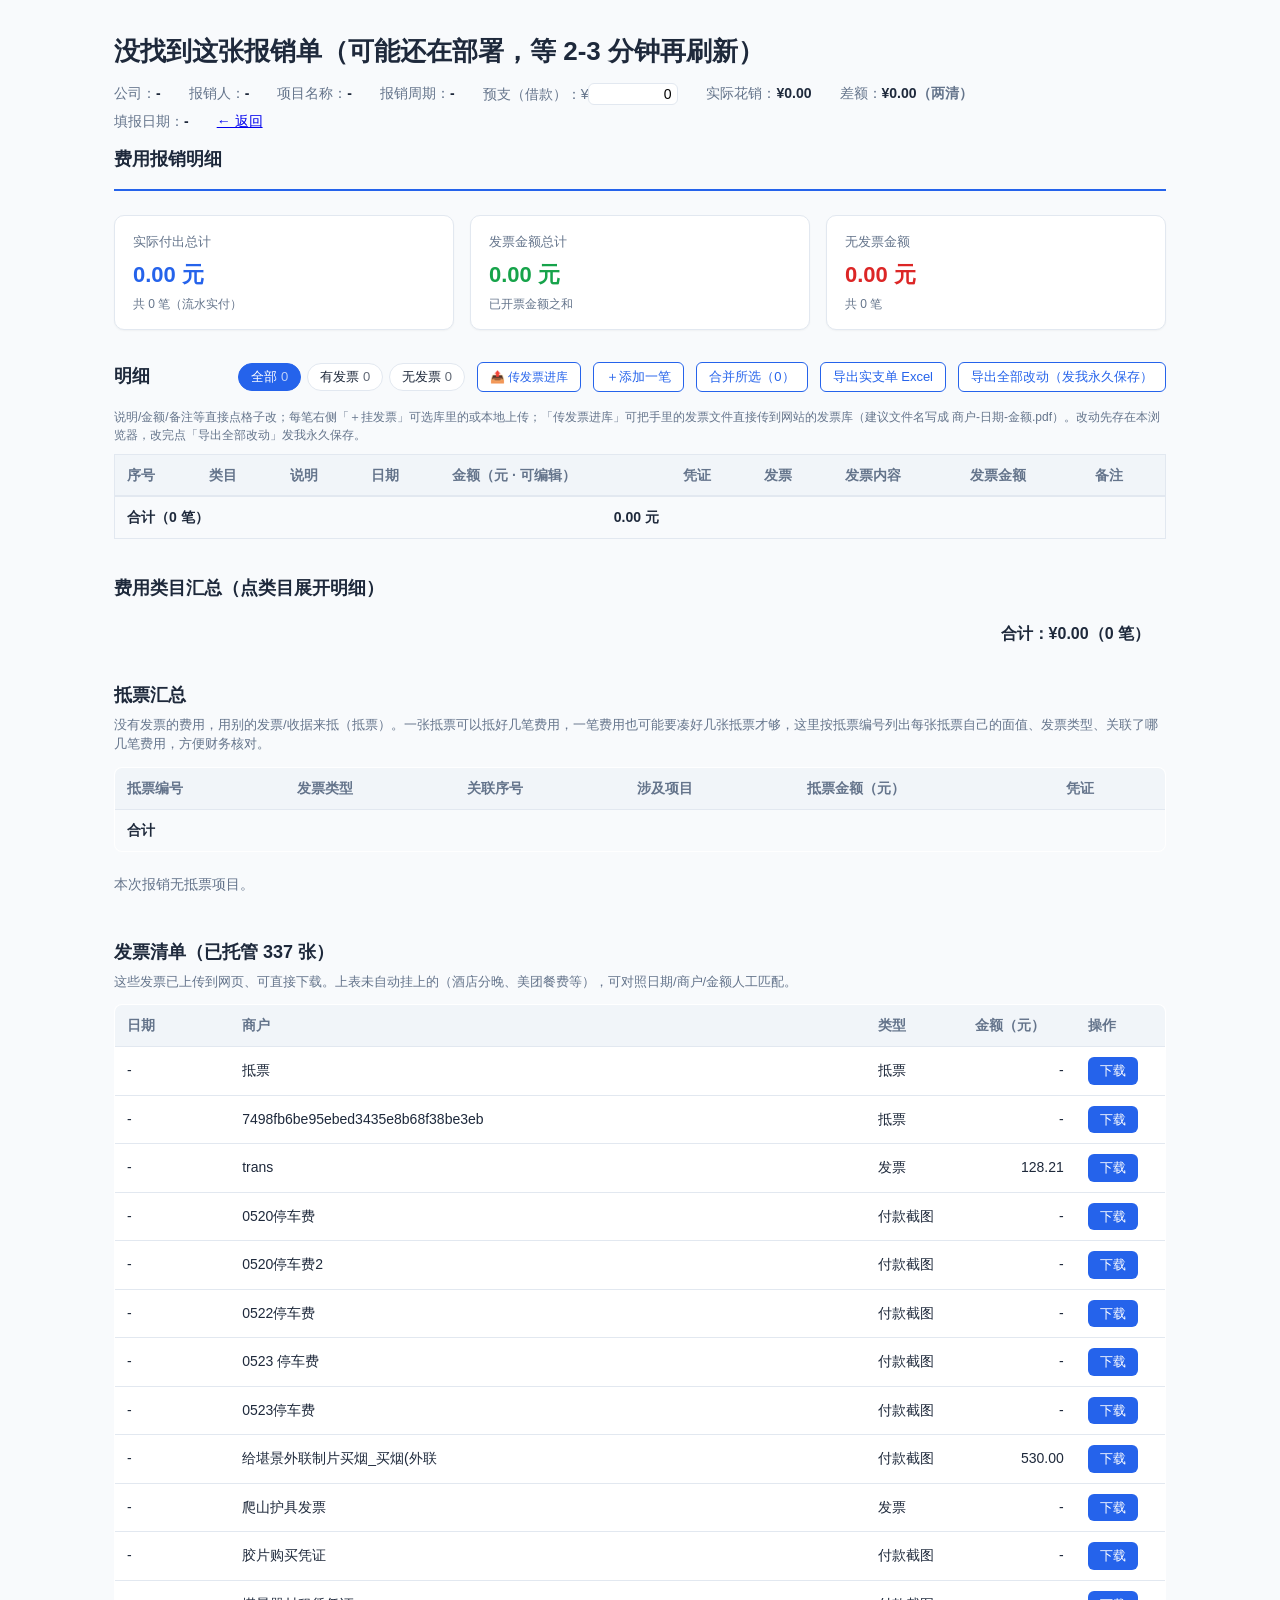
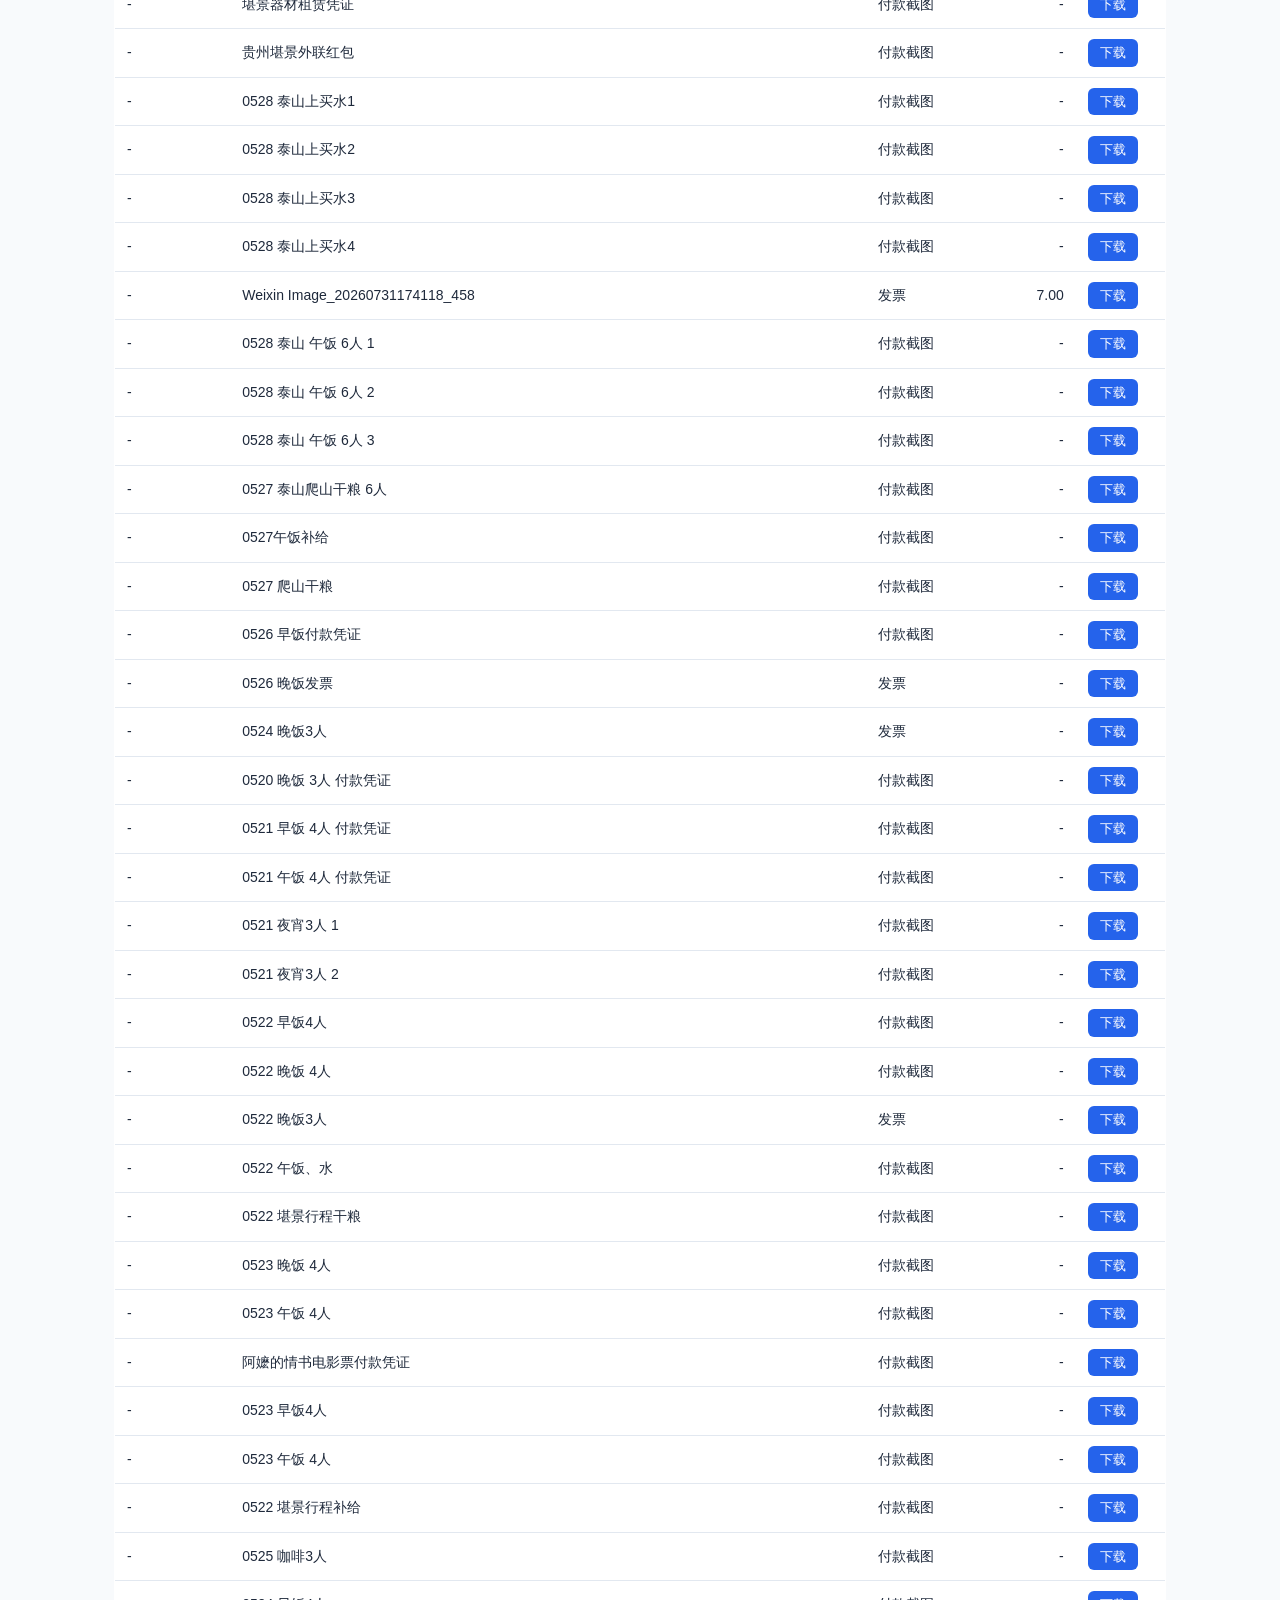
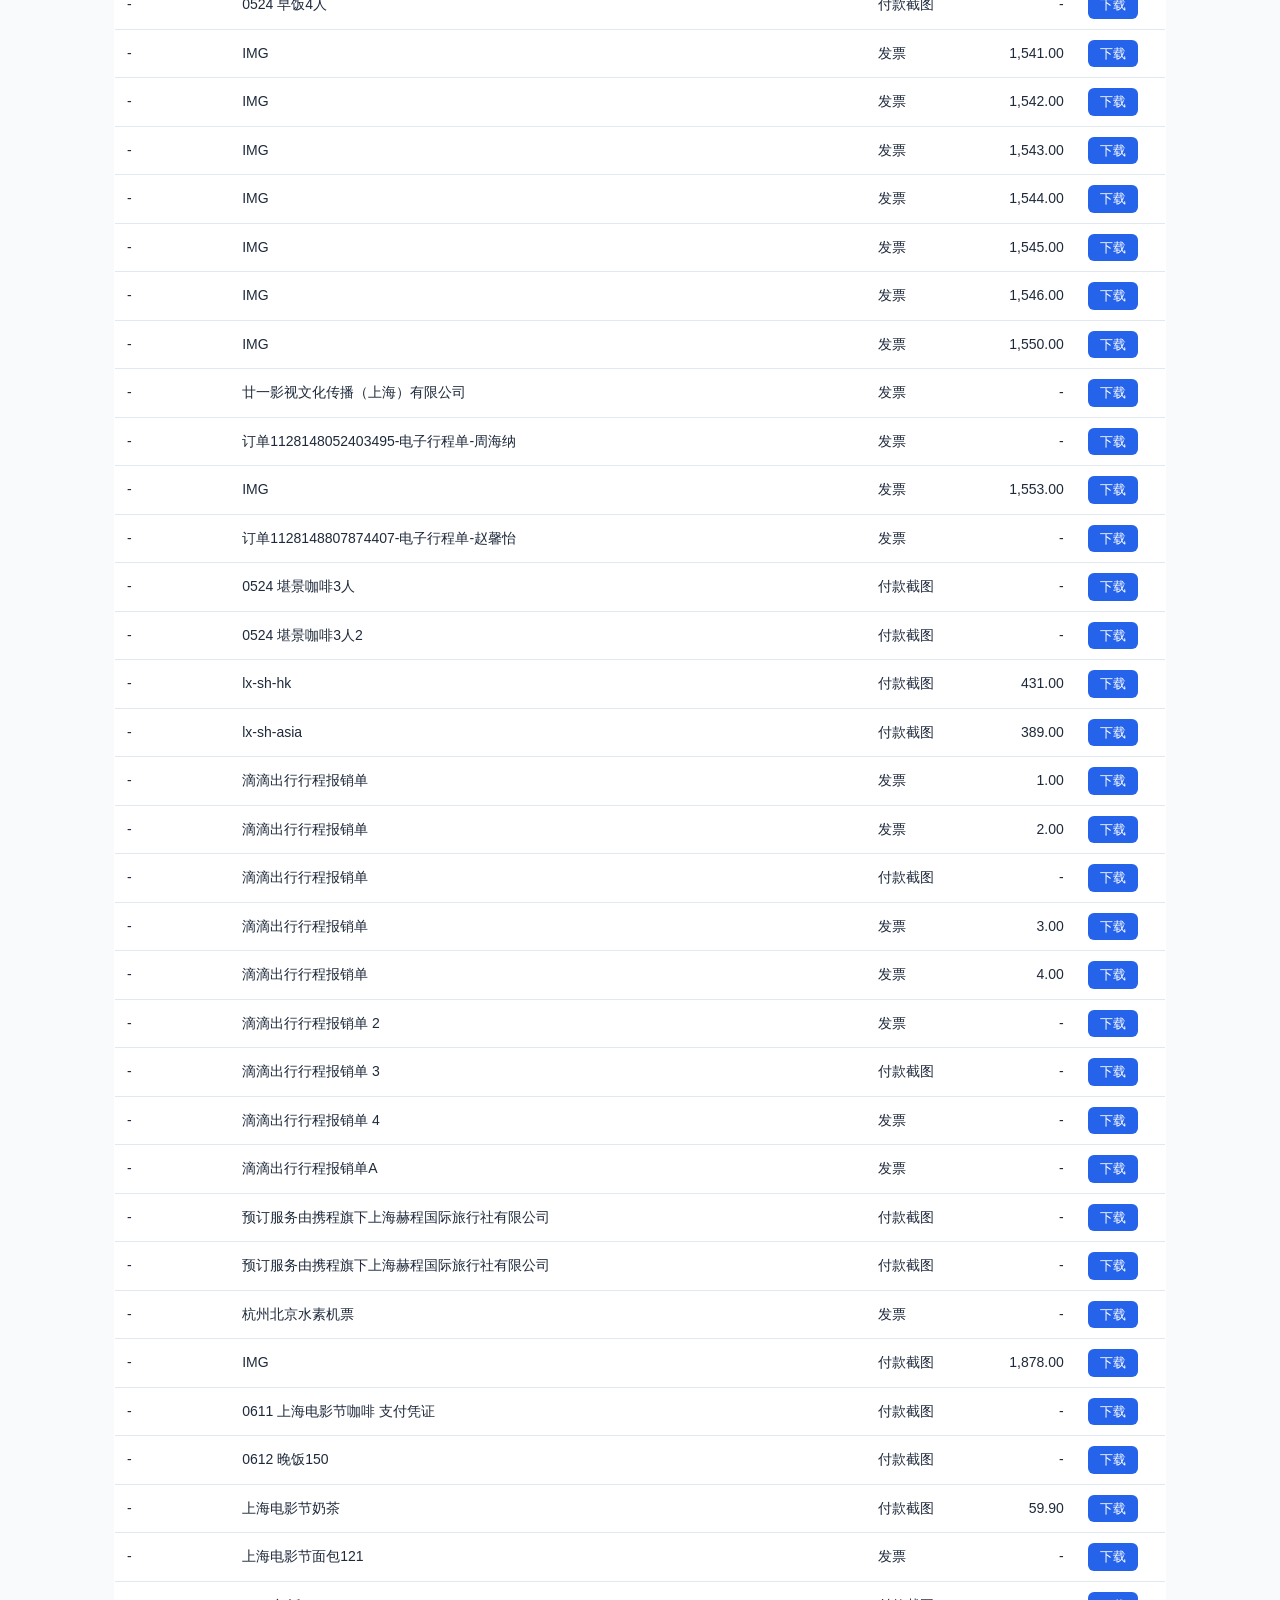
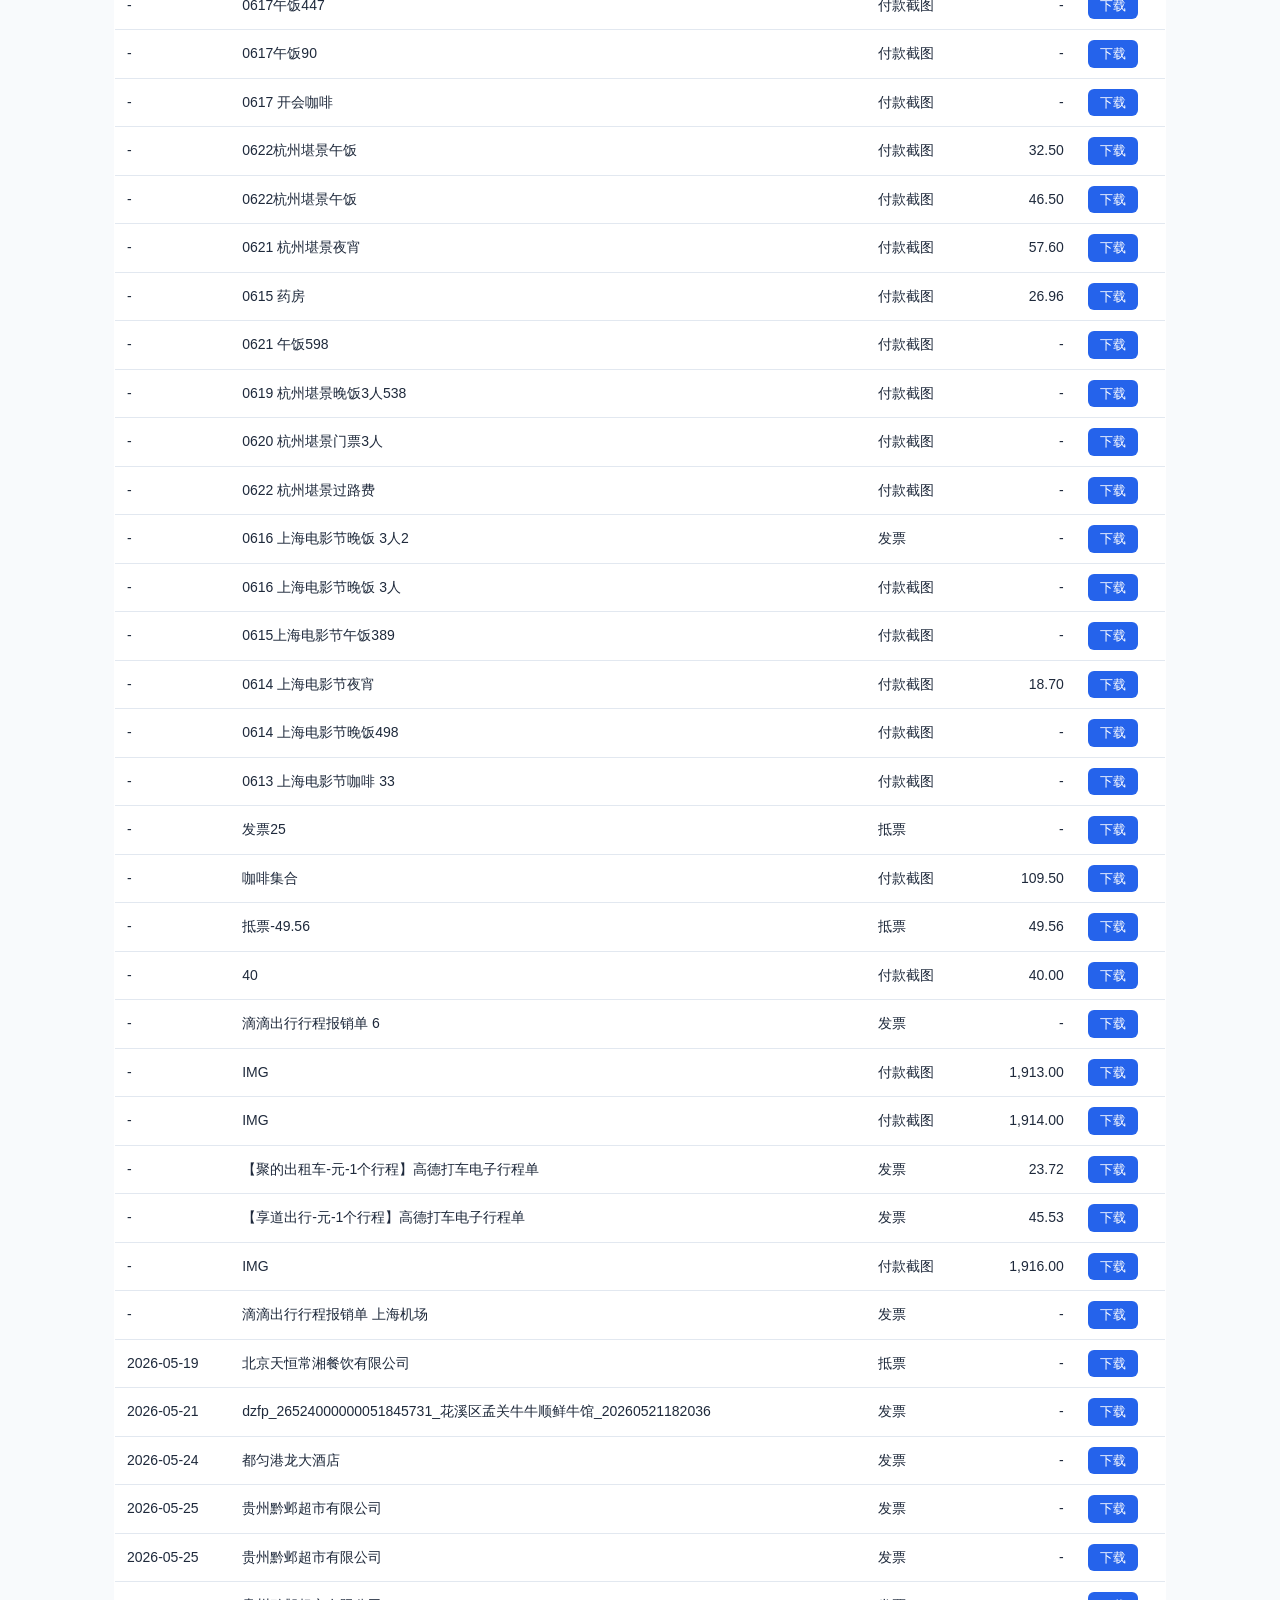
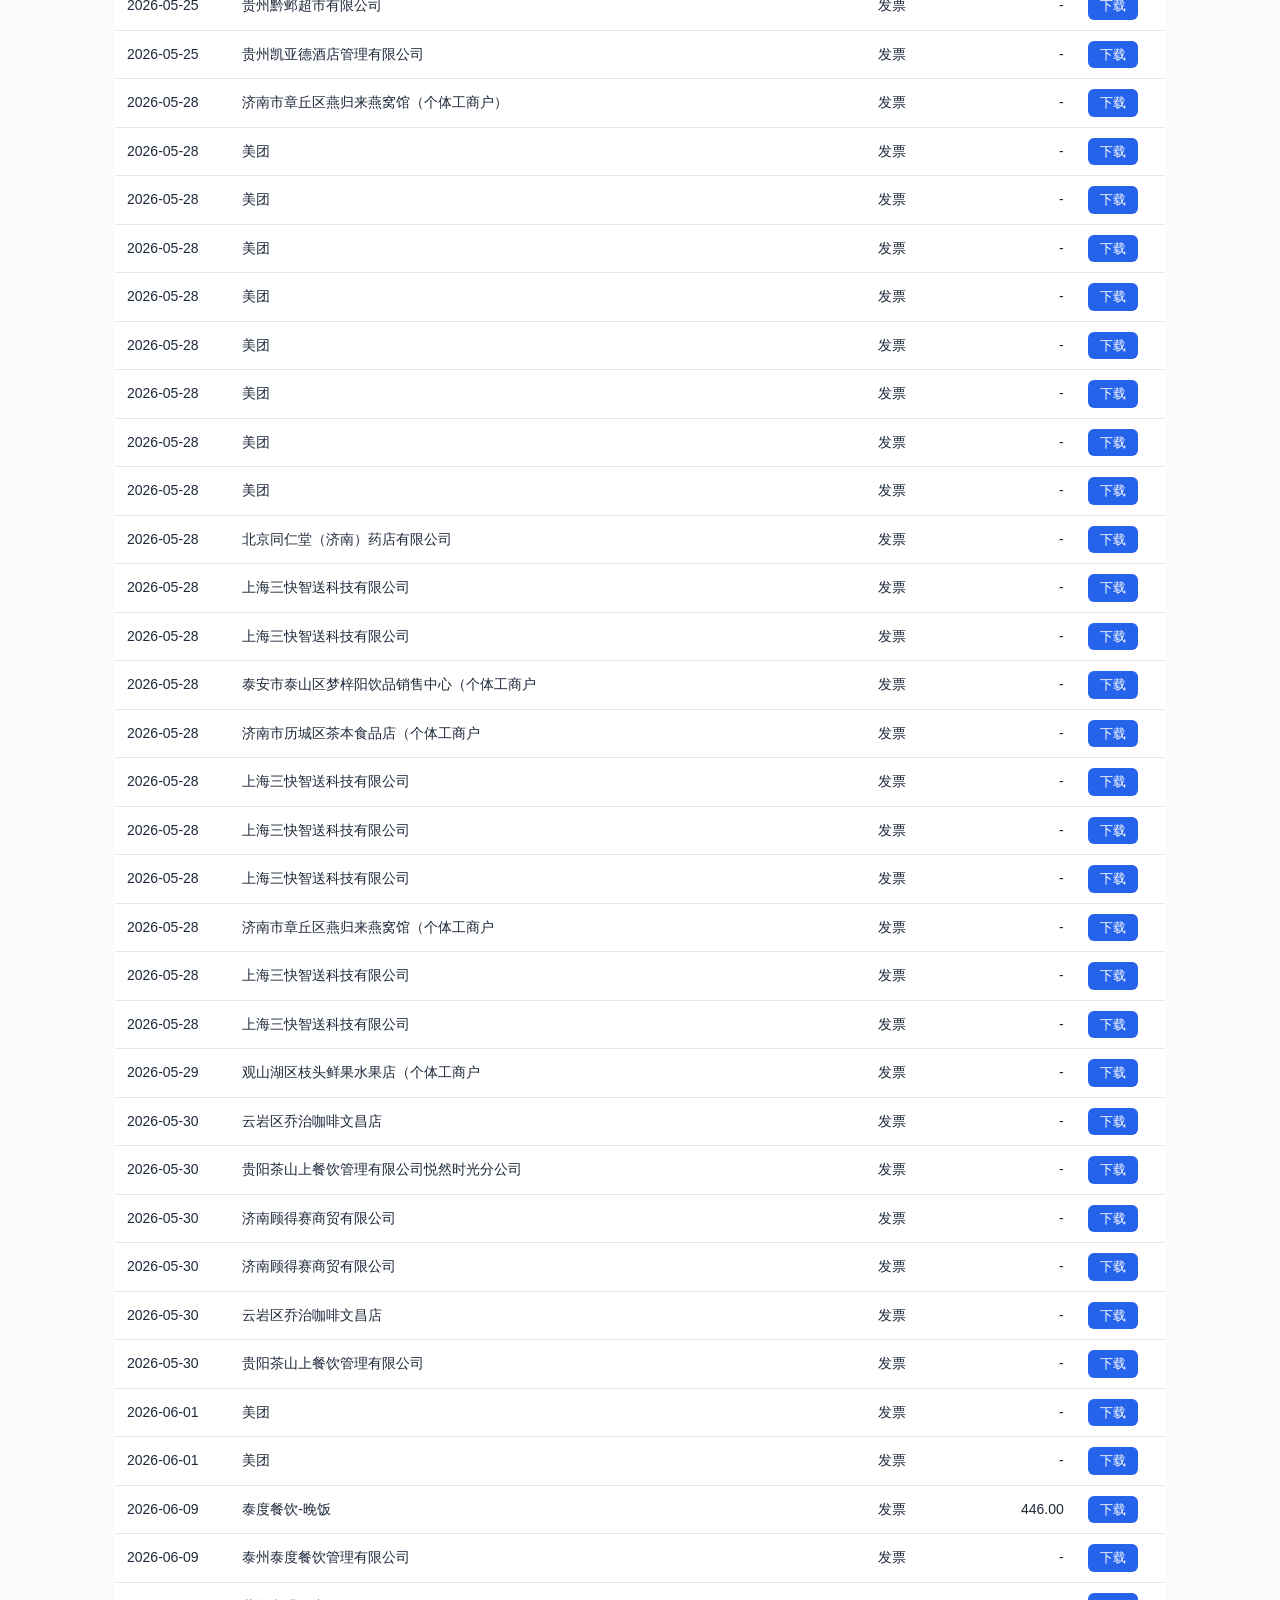
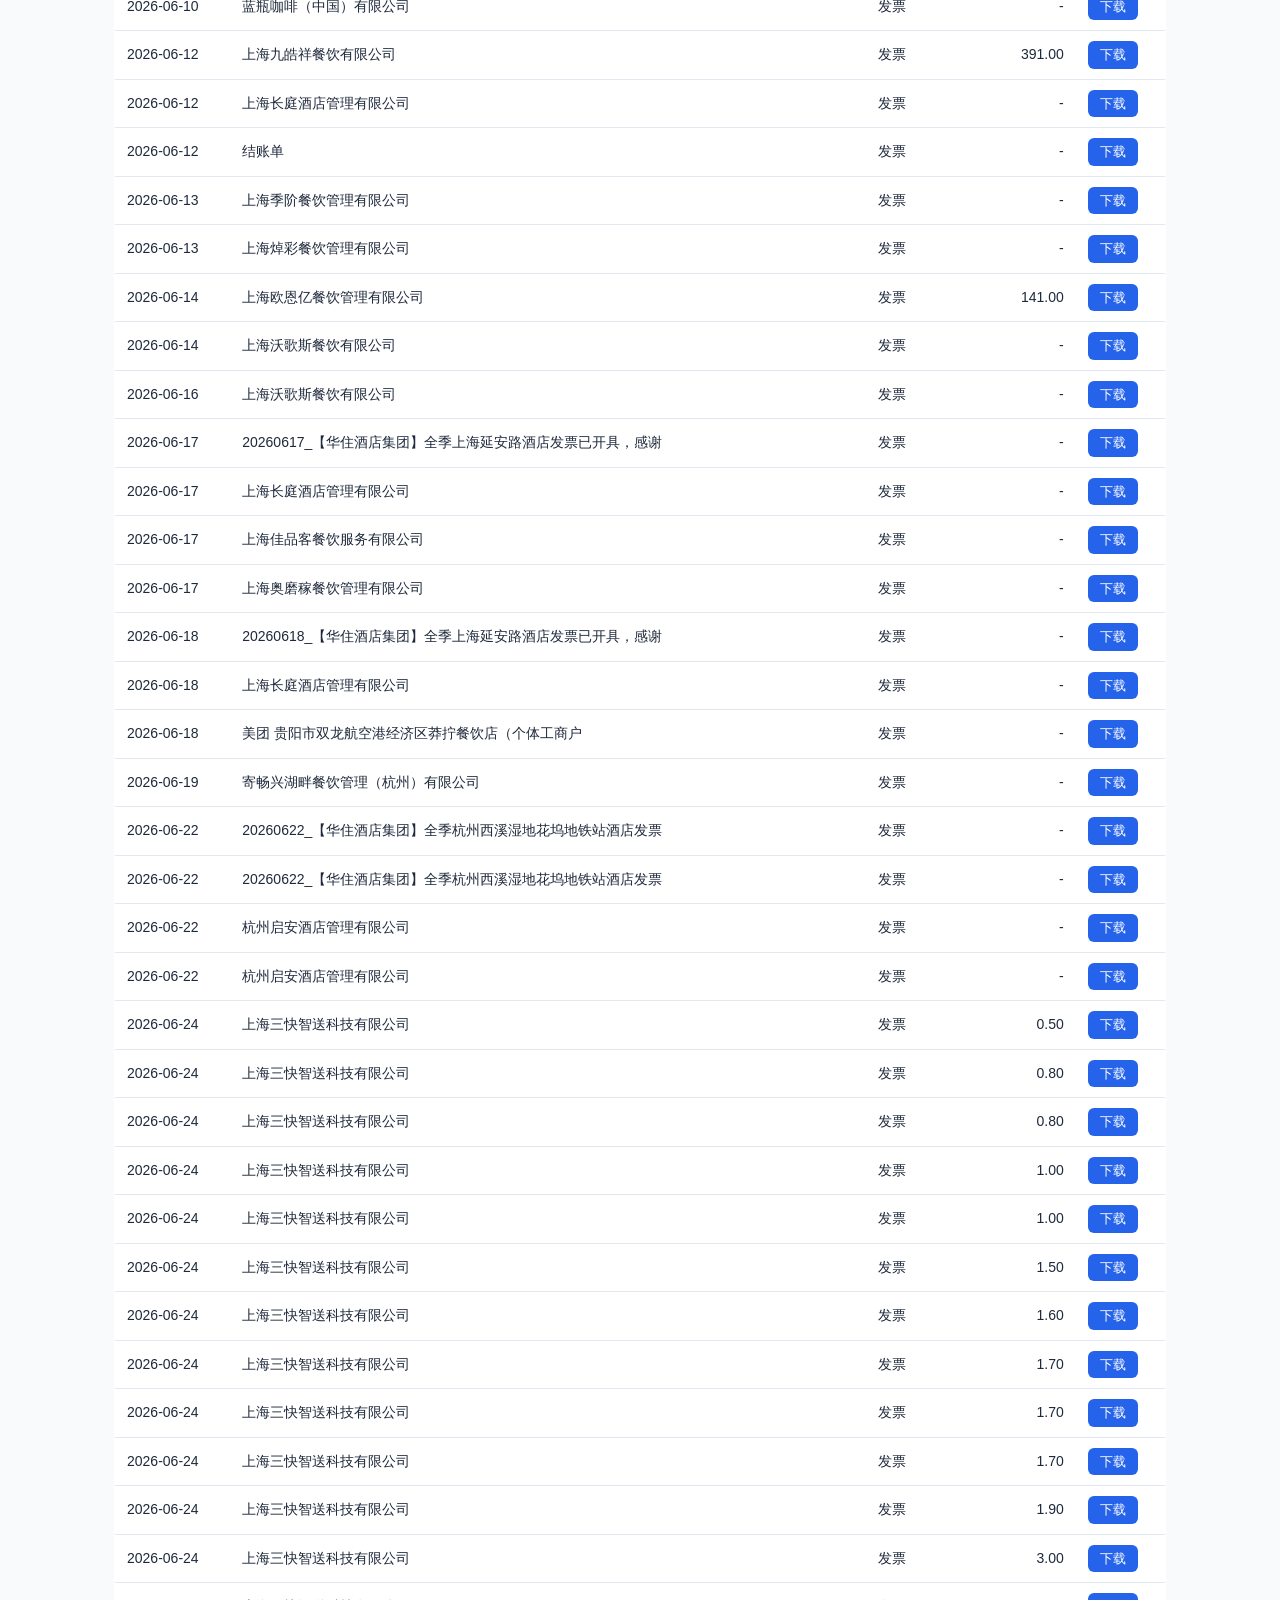
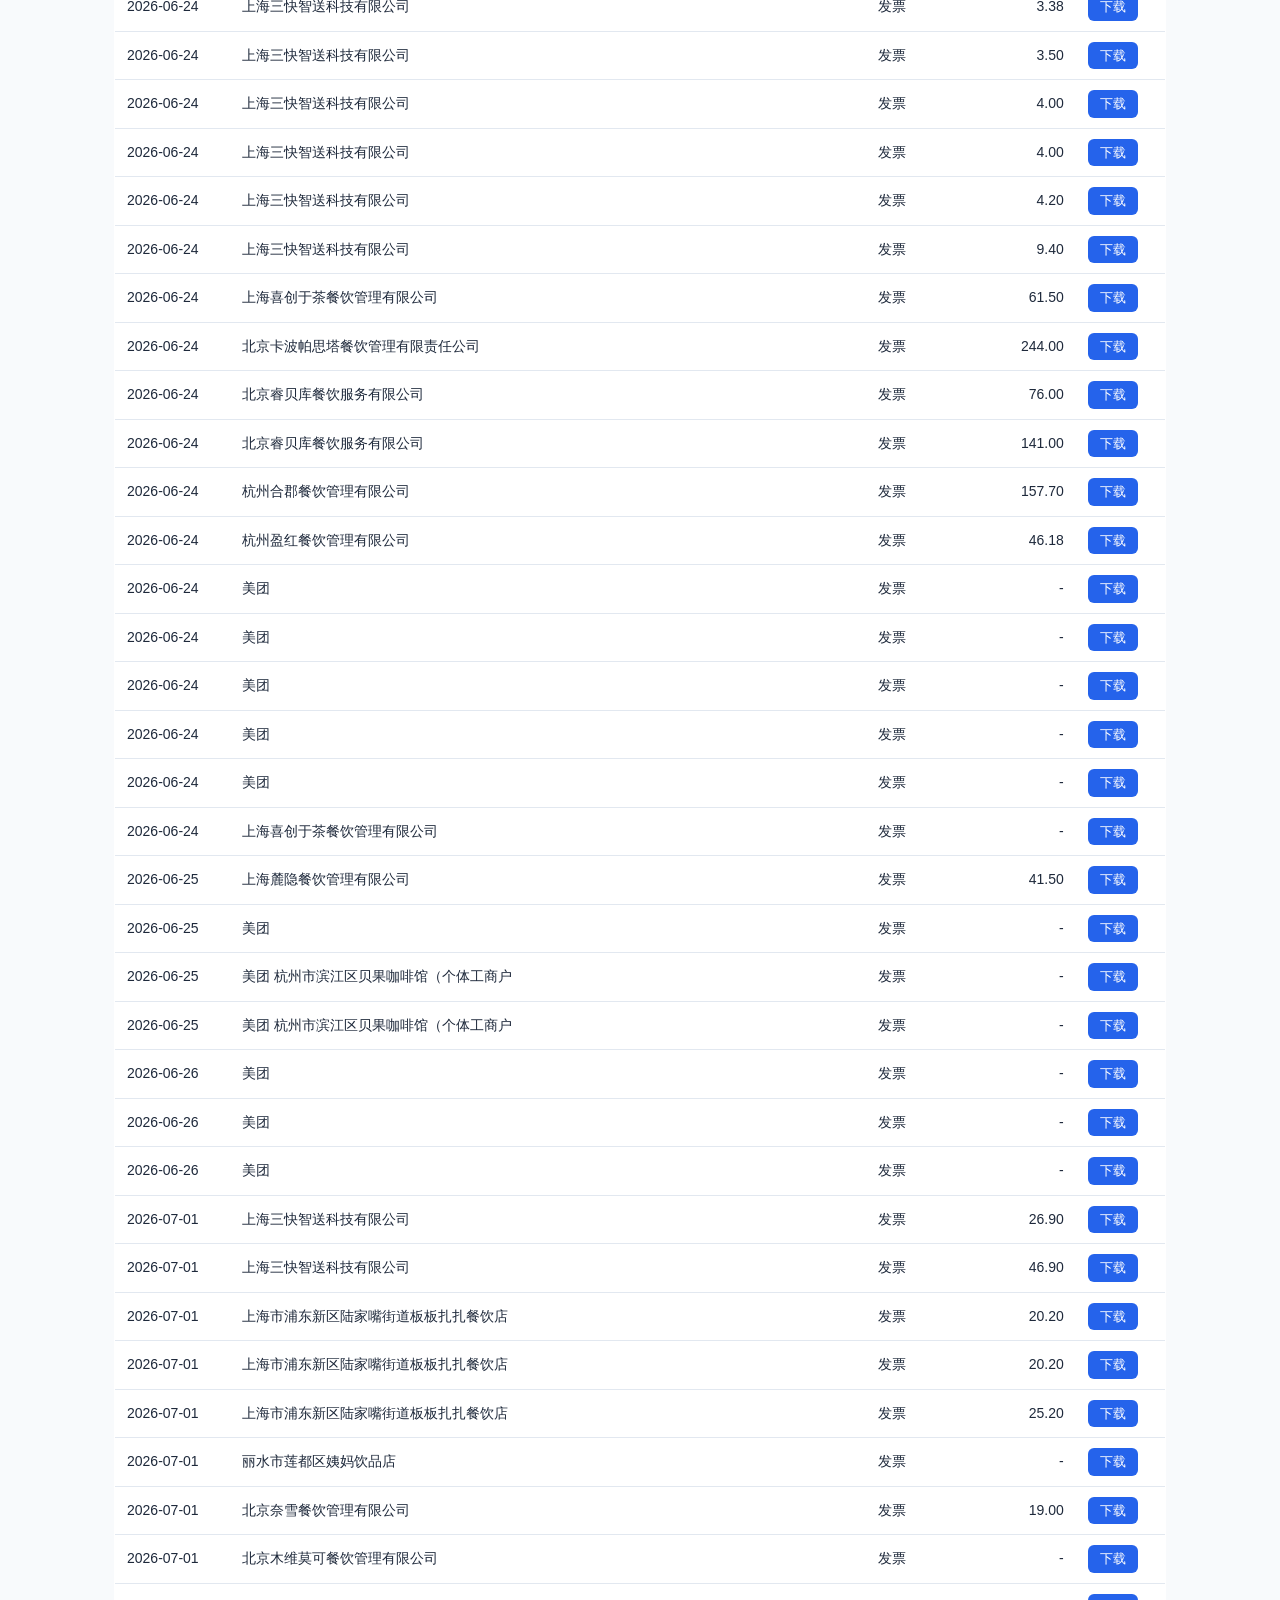
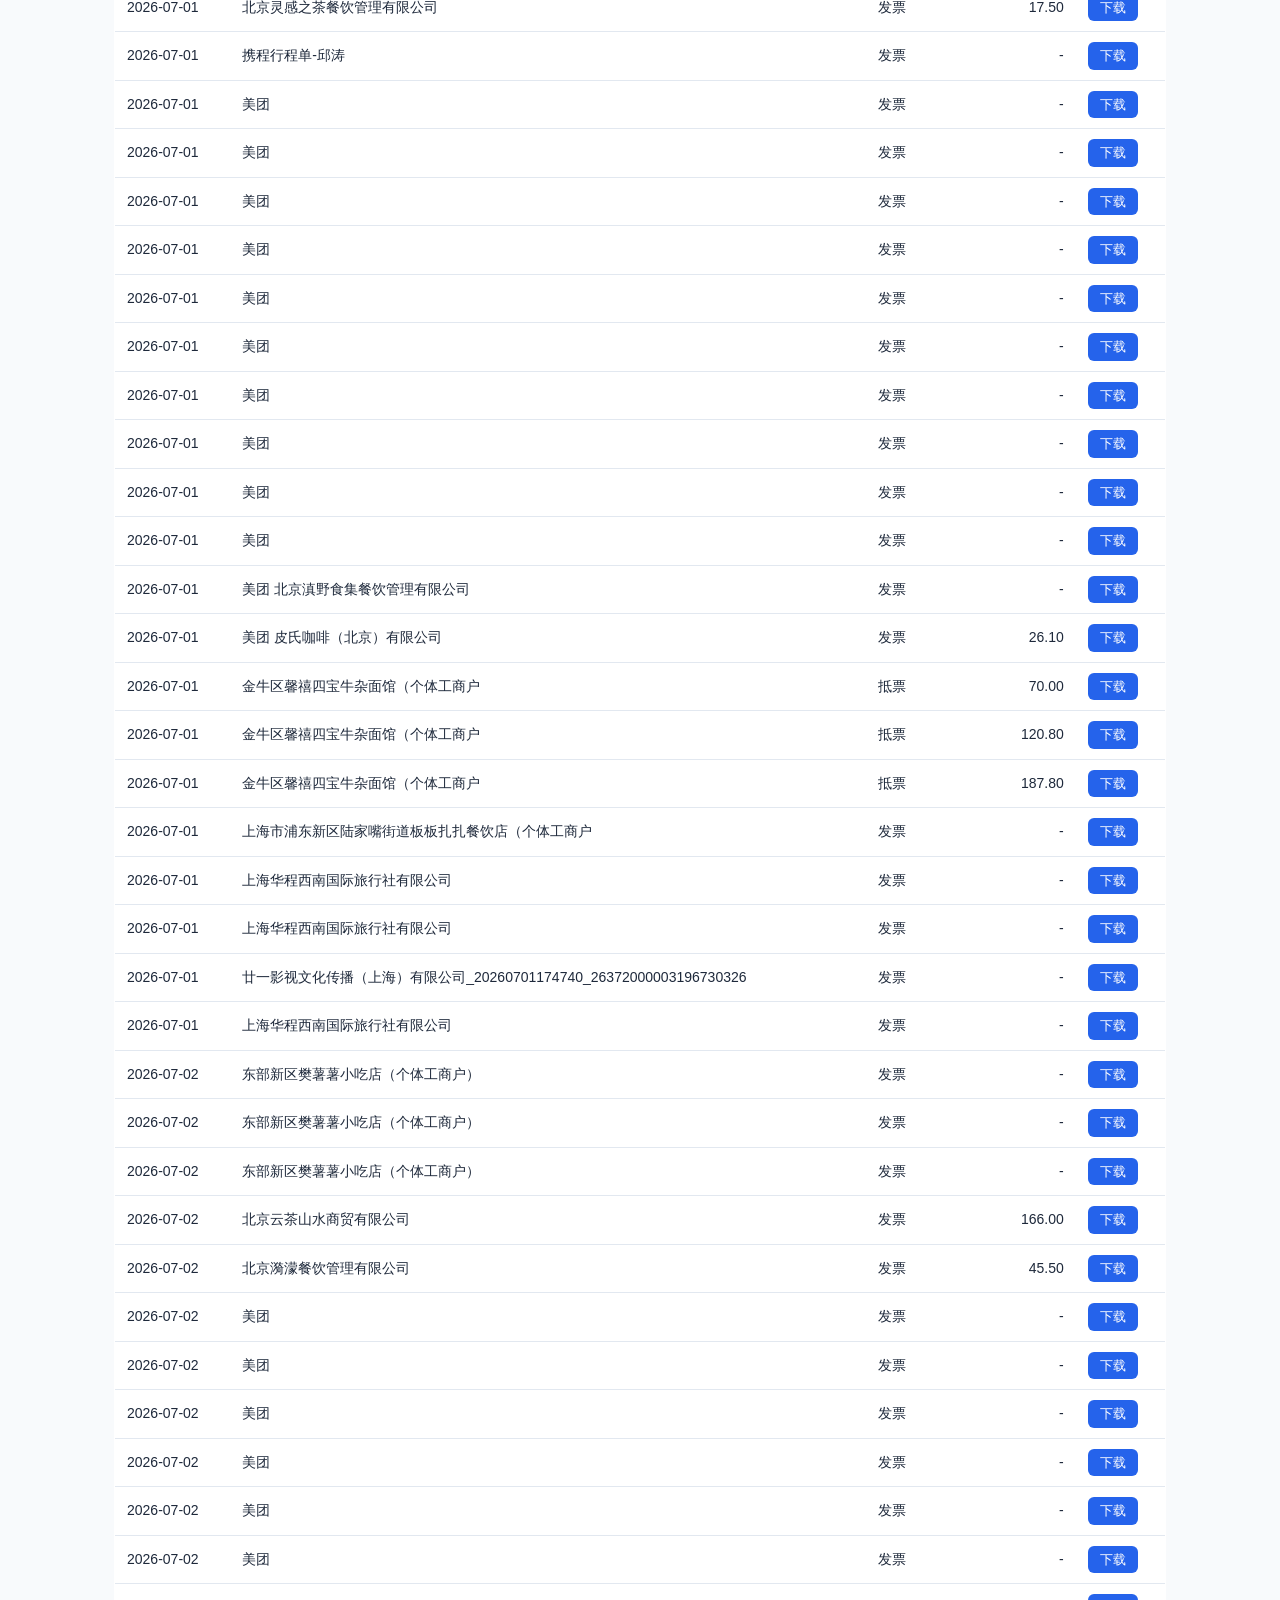
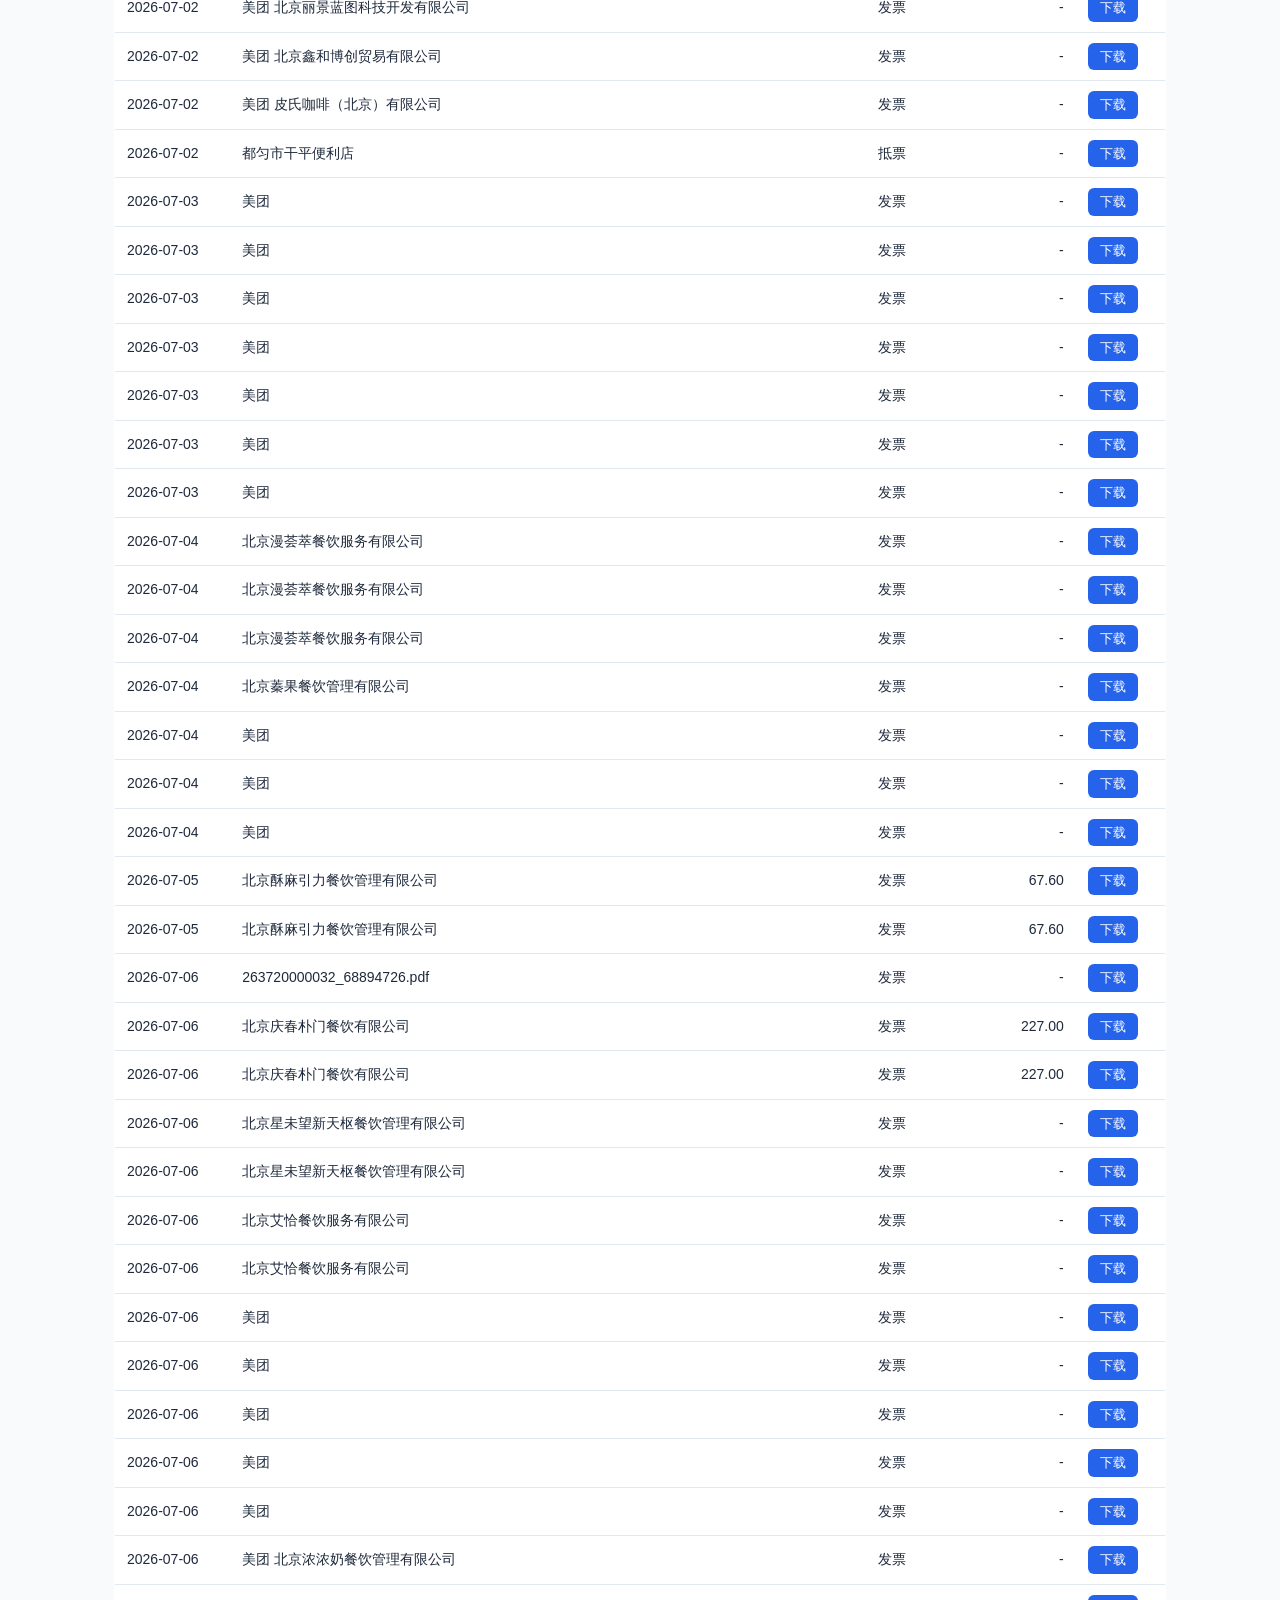
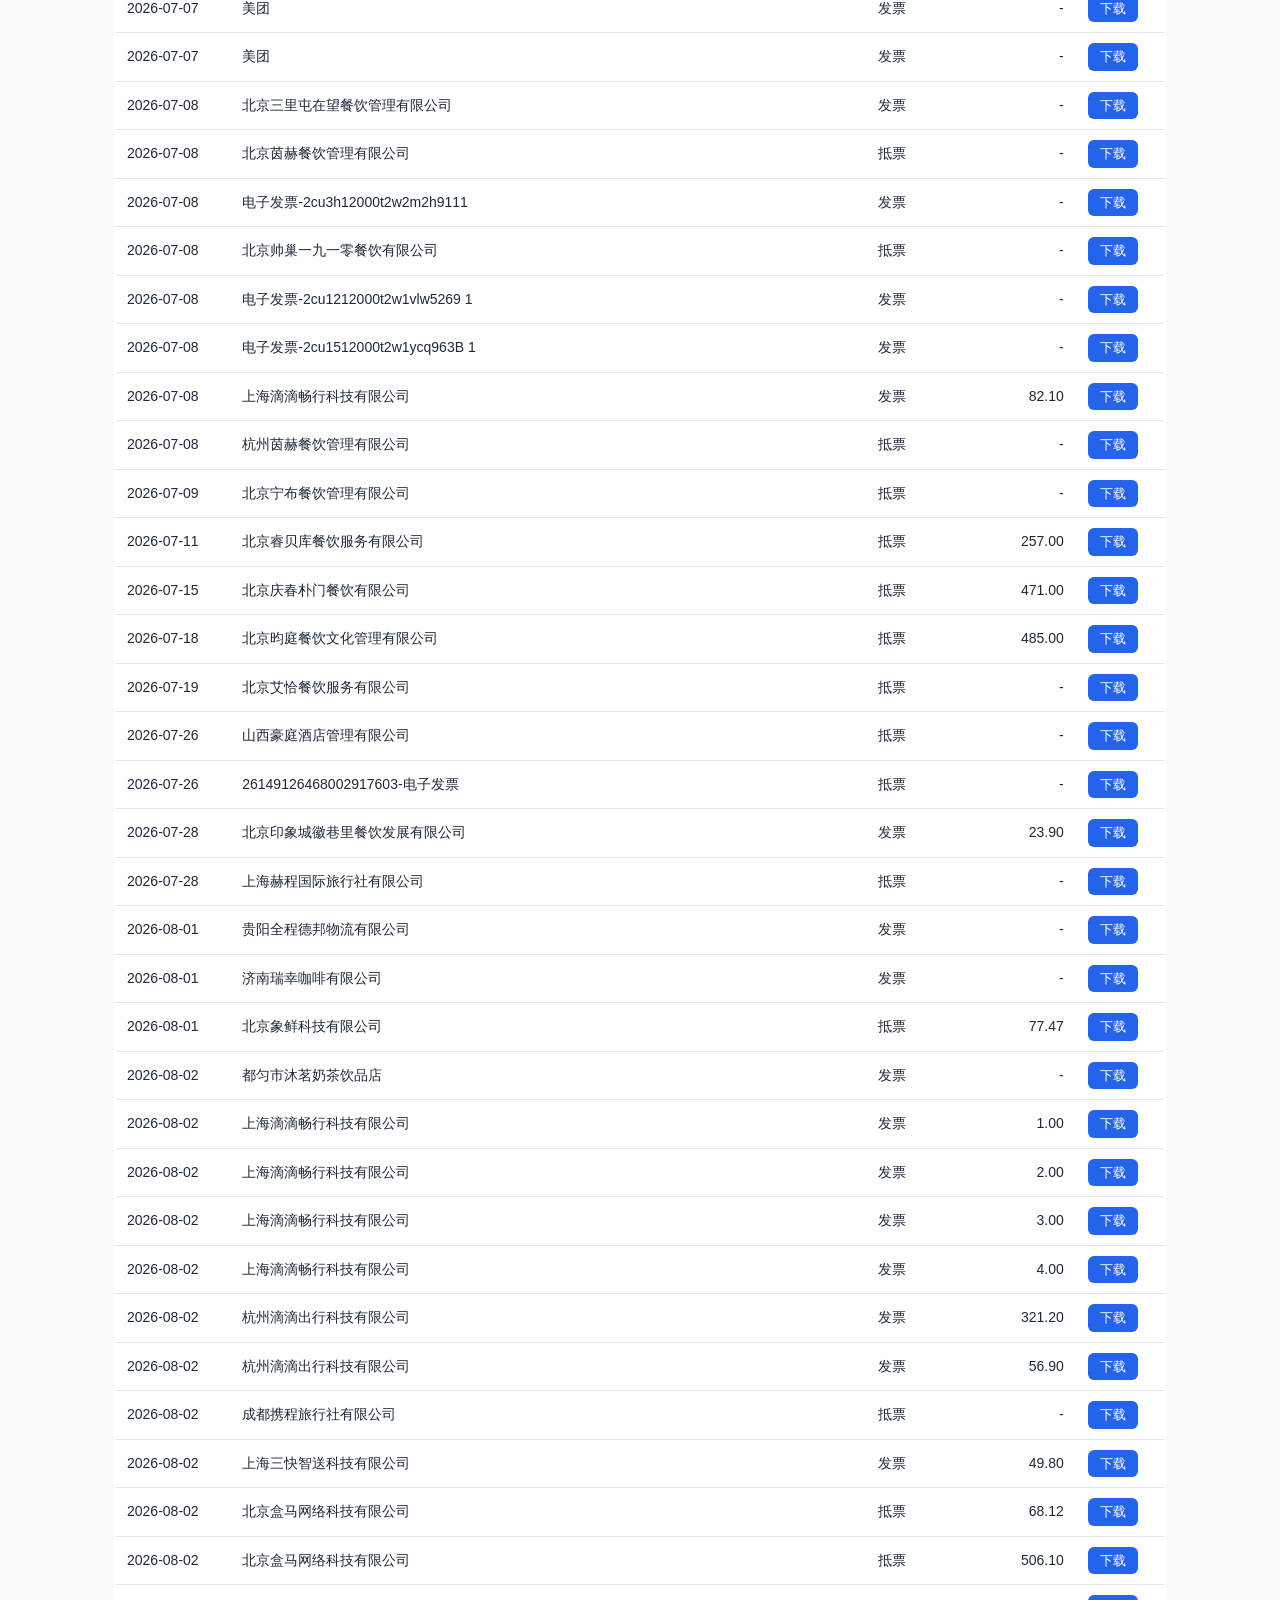
<file: expense-report/sheet.html>
<!DOCTYPE html>
<html lang="zh-CN">
<head>
  <meta charset="UTF-8" />
  <meta name="viewport" content="width=device-width, initial-scale=1.0" />
  <title>报销单</title>
  <link rel="stylesheet" href="style.css" />
</head>
<body>
  <div class="container">
    <header>
      <h1 id="report-title">报销单</h1>
      <div class="meta" id="report-meta"></div>
      <div class="meta" style="margin-top:6px"><span>填报日期：<b id="report-date"></b></span><span><a href="index.html">← 返回</a></span></div>
      <h2 style="margin:14px 0 0;font-size:18px;">费用报销明细</h2>
    </header>

    <section class="summary-cards" id="summary-cards"></section>
    <div id="reminder-bar"></div>
    <div id="download-all" style="margin:0 0 20px;"></div>

    <section>
      <div class="sticky-tools">
        <div class="section-head">
          <h2>明细</h2>
          <div class="section-actions">
            <div id="filter-bar" class="filter-bar"></div>
            <label class="btn-outline upload-lbl">📤 传发票进库<input type="file" id="lib-upload-input" accept=".pdf,.png,.jpg,.jpeg,.ofd,image/*" multiple hidden /></label>
            <button id="add-row-btn" class="btn-outline">＋添加一笔</button>
            <button id="restore-deleted-btn" class="btn-outline" style="display:none"></button>
            <button id="merge-btn" class="btn-outline" disabled>合并所选（0）</button>
            <button id="xlsx-export-btn" class="btn-outline">导出实支单 Excel</button>
            <button id="export-all-btn" class="btn-outline">导出全部改动（发我永久保存）</button>
          </div>
        </div>
        <p class="muted" id="lib-upload-status" style="font-size:12px;margin:4px 0 0;color:#2563eb;"></p>
      </div>
      <p class="muted" style="font-size:12px;margin:0 0 10px;">说明/金额/备注等直接点格子改；每笔右侧「＋挂发票」可选库里的或本地上传；「传发票进库」可把手里的发票文件直接传到网站的发票库（建议文件名写成 商户-日期-金额.pdf）。改动先存在本浏览器，改完点「导出全部改动」发我永久保存。</p>
      <div class="table-scroll">
        <table id="expense-table"></table>
      </div>
    </section>

    <section>
      <h2>费用类目汇总（点类目展开明细）</h2>
      <div id="category-accordion"></div>
    </section>

    <section>
      <h2>抵票汇总</h2>
      <p class="muted" style="margin-top:-6px;font-size:13px;">没有发票的费用，用别的发票/收据来抵（抵票）。一张抵票可以抵好几笔费用，一笔费用也可能要凑好几张抵票才够，这里按抵票编号列出每张抵票自己的面值、发票类型、关联了哪几笔费用，方便财务核对。</p>
      <table id="tpiao-table">
        <thead>
          <tr>
            <th>抵票编号</th>
            <th>发票类型</th>
            <th>关联序号</th>
            <th>涉及项目</th>
            <th>抵票金额（元）</th>
            <th>凭证</th>
          </tr>
        </thead>
        <tbody id="tpiao-tbody"></tbody>
        <tfoot>
          <tr>
            <td colspan="4">合计</td>
            <td class="amount-cell" id="tpiao-total-cell"></td>
            <td></td>
          </tr>
        </tfoot>
      </table>
      <p class="empty-hint" id="tpiao-empty" style="display: none">本次报销无抵票项目。</p>
    </section>

    <section id="invoice-list-section"></section>
  </div>

  <script>
    // 按 ?r=slug 动态加载对应的数据文件；找不到就给一套空数据兜底
    (function () {
      var m = location.search.match(/[?&]r=([\w-]+)/);
      if (m) document.write('<scr' + 'ipt src="data-' + m[1] + '.js"></scr' + 'ipt>');
    })();
  </script>
  <script>
    if (typeof expenseItems === "undefined") {
      window.reportInfo = { reportTitle: "没找到这张报销单（可能还在部署，等 2-3 分钟再刷新）", loan: 0 };
      window.expenseItems = [];
      window.categoryOptions = [];
      window.tpiaoList = [];
    }
    if (typeof invoiceList === "undefined") window.invoiceList = [];
  </script>
  <script src="invoices-extra.js"></script>
  <script src="budget.js"></script>
  <script src="reminders.js"></script>
  <script src="app.js"></script>
  <script src="xlsx-export.js"></script>
  <script src="upload.js"></script>
</body>
</html>
</file>
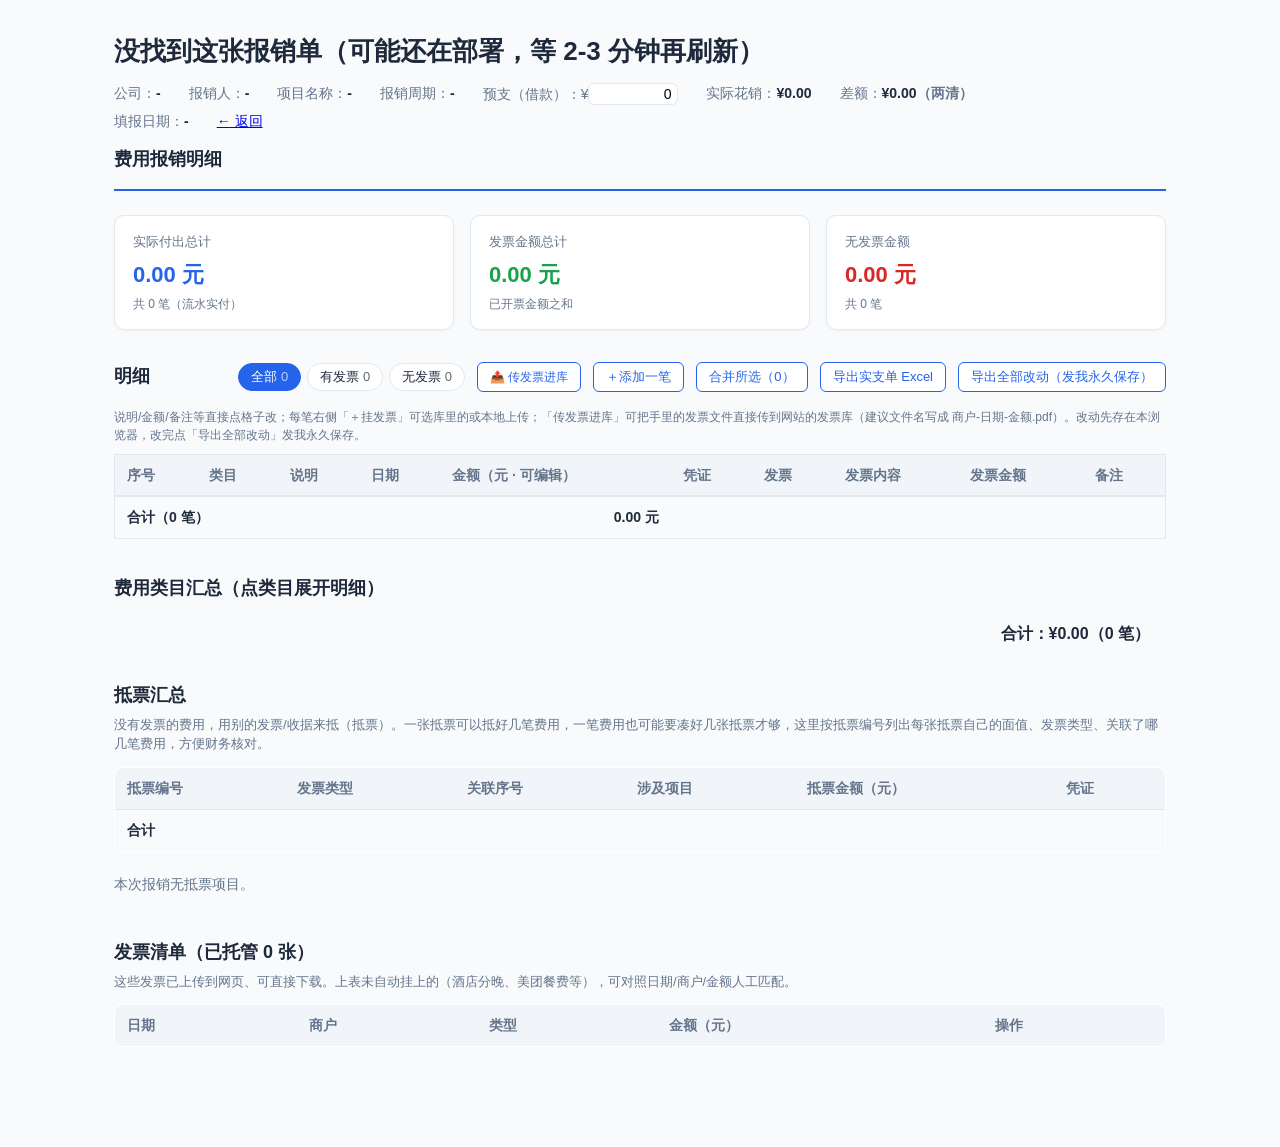
<file: supernova/sheet.html>
<!DOCTYPE html>
<html lang="zh-CN">
<head>
  <meta charset="UTF-8" />
  <meta name="viewport" content="width=device-width, initial-scale=1.0" />
  <title>报销单</title>
  <link rel="stylesheet" href="style.css" />
</head>
<body>
  <div class="container">
    <header>
      <h1 id="report-title">报销单</h1>
      <div class="meta" id="report-meta"></div>
      <div class="meta" style="margin-top:6px"><span>填报日期：<b id="report-date"></b></span><span><a href="index.html">← 返回</a></span></div>
      <h2 style="margin:14px 0 0;font-size:18px;">费用报销明细</h2>
    </header>

    <section class="summary-cards" id="summary-cards"></section>
    <div id="reminder-bar"></div>
    <div id="download-all" style="margin:0 0 20px;"></div>

    <section>
      <div class="sticky-tools">
        <div class="section-head">
          <h2>明细</h2>
          <div class="section-actions">
            <div id="filter-bar" class="filter-bar"></div>
            <label class="btn-outline upload-lbl">📤 传发票进库<input type="file" id="lib-upload-input" accept=".pdf,.png,.jpg,.jpeg,.ofd,image/*" multiple hidden /></label>
            <button id="add-row-btn" class="btn-outline">＋添加一笔</button>
            <button id="restore-deleted-btn" class="btn-outline" style="display:none"></button>
            <button id="merge-btn" class="btn-outline" disabled>合并所选（0）</button>
            <button id="xlsx-export-btn" class="btn-outline">导出实支单 Excel</button>
            <button id="export-all-btn" class="btn-outline">导出全部改动（发我永久保存）</button>
          </div>
        </div>
        <p class="muted" id="lib-upload-status" style="font-size:12px;margin:4px 0 0;color:#2563eb;"></p>
      </div>
      <p class="muted" style="font-size:12px;margin:0 0 10px;">说明/金额/备注等直接点格子改；每笔右侧「＋挂发票」可选库里的或本地上传；「传发票进库」可把手里的发票文件直接传到网站的发票库（建议文件名写成 商户-日期-金额.pdf）。改动先存在本浏览器，改完点「导出全部改动」发我永久保存。</p>
      <div class="table-scroll">
        <table id="expense-table"></table>
      </div>
    </section>

    <section>
      <h2>费用类目汇总（点类目展开明细）</h2>
      <div id="category-accordion"></div>
    </section>

    <section>
      <h2>抵票汇总</h2>
      <p class="muted" style="margin-top:-6px;font-size:13px;">没有发票的费用，用别的发票/收据来抵（抵票）。一张抵票可以抵好几笔费用，一笔费用也可能要凑好几张抵票才够，这里按抵票编号列出每张抵票自己的面值、发票类型、关联了哪几笔费用，方便财务核对。</p>
      <table id="tpiao-table">
        <thead>
          <tr>
            <th>抵票编号</th>
            <th>发票类型</th>
            <th>关联序号</th>
            <th>涉及项目</th>
            <th>抵票金额（元）</th>
            <th>凭证</th>
          </tr>
        </thead>
        <tbody id="tpiao-tbody"></tbody>
        <tfoot>
          <tr>
            <td colspan="4">合计</td>
            <td class="amount-cell" id="tpiao-total-cell"></td>
            <td></td>
          </tr>
        </tfoot>
      </table>
      <p class="empty-hint" id="tpiao-empty" style="display: none">本次报销无抵票项目。</p>
    </section>

    <section id="invoice-list-section"></section>
  </div>

  <script>
    // 按 ?r=slug 动态加载对应的数据文件；找不到就给一套空数据兜底
    (function () {
      var m = location.search.match(/[?&]r=([\w-]+)/);
      if (m) document.write('<scr' + 'ipt src="data-' + m[1] + '.js"></scr' + 'ipt>');
    })();
  </script>
  <script>
    if (typeof expenseItems === "undefined") {
      window.reportInfo = { reportTitle: "没找到这张报销单（可能还在部署，等 2-3 分钟再刷新）", loan: 0 };
      window.expenseItems = [];
      window.categoryOptions = [];
      window.tpiaoList = [];
    }
    if (typeof invoiceList === "undefined") window.invoiceList = [];
  </script>
  <script src="site-config.js"></script>
  <script src="invoices-extra.js"></script>
  <script src="budget.js"></script>
  <script src="reminders.js"></script>
  <script src="app.js"></script>
  <script src="xlsx-export.js"></script>
  <script src="upload.js"></script>
</body>
</html>
</file>
<file: expense-report/style.css>
:root {
  --color-primary: #2563eb;
  --color-invoice: #16a34a;
  --color-tpiao: #d97706;
  --color-none: #dc2626;
  --color-border: #e2e8f0;
  --color-bg: #f8fafc;
  --color-text: #1e293b;
  --color-muted: #64748b;
}

* {
  box-sizing: border-box;
}

body {
  margin: 0;
  font-family: -apple-system, "PingFang SC", "Microsoft YaHei", "Helvetica Neue", Arial, sans-serif;
  background: var(--color-bg);
  color: var(--color-text);
  line-height: 1.5;
}

.container {
  max-width: 1100px;
  margin: 0 auto;
  padding: 32px 24px 64px;
}

header {
  border-bottom: 2px solid var(--color-primary);
  padding-bottom: 16px;
  margin-bottom: 24px;
}

header h1 {
  margin: 0 0 12px;
  font-size: 26px;
}

.meta {
  display: flex;
  flex-wrap: wrap;
  gap: 8px 28px;
  color: var(--color-muted);
  font-size: 14px;
}

.meta b {
  color: var(--color-text);
}

.summary-cards {
  display: grid;
  grid-template-columns: repeat(auto-fit, minmax(180px, 1fr));
  gap: 16px;
  margin-bottom: 32px;
}

.card {
  background: #fff;
  border: 1px solid var(--color-border);
  border-radius: 10px;
  padding: 16px 18px;
  box-shadow: 0 1px 2px rgba(0, 0, 0, 0.04);
}

.card .label {
  font-size: 13px;
  color: var(--color-muted);
  margin-bottom: 6px;
}

.card .value {
  font-size: 22px;
  font-weight: 600;
}

.card .sub {
  font-size: 12px;
  color: var(--color-muted);
  margin-top: 4px;
}

.card.total .value { color: var(--color-primary); }
.card.invoice .value { color: var(--color-invoice); }
.card.tpiao .value { color: var(--color-tpiao); }
.card.none .value { color: var(--color-none); }

section {
  margin-bottom: 36px;
}

section h2 {
  font-size: 18px;
  margin-bottom: 12px;
}

table {
  width: 100%;
  border-collapse: collapse;
  background: #fff;
  border: 1px solid var(--color-border);
  border-radius: 8px;
  overflow: hidden;
  font-size: 14px;
}

th, td {
  padding: 10px 12px;
  border-bottom: 1px solid var(--color-border);
  text-align: left;
  vertical-align: middle;
}

th {
  background: #f1f5f9;
  font-weight: 600;
  color: var(--color-muted);
}

/* 主明细表：滚动时表头一直吸附在页面顶部。
   table 上的 overflow:hidden 会拦截 sticky，这里去掉。 */
#expense-table { overflow: visible; }
/* 工具栏（筛选/传发票/合并/导出）也吸顶，表头钉在它下面（高度由 app.js 量好写进 --tools-h） */
.sticky-tools {
  position: sticky;
  top: 0;
  z-index: 30;
  background: var(--color-bg);
  padding: 8px 0 6px;
  margin: -8px 0 4px;
}
/* 表格比容器宽时，把吸顶背景往右延伸，盖住露出来的行 */
.sticky-tools::after {
  content: "";
  position: absolute;
  left: 100%;
  top: 0;
  bottom: 0;
  width: 100vw;
  background: var(--color-bg);
}
#expense-table thead th {
  position: sticky;
  top: var(--tools-h, 0px);
  z-index: 20;
  box-shadow: inset 0 -1px 0 var(--color-border), 0 2px 6px rgba(0, 0, 0, 0.06);
}
/* 桌面端不设 overflow，页面滚动时表头才能吸顶；窄屏才允许横向滚动 */
.table-scroll { overflow-x: visible; }
@media (max-width: 900px) {
  .table-scroll { overflow-x: auto; }
}

tbody tr:last-child td {
  border-bottom: none;
}

/* 行底色跟「凭证」状态走：发票=绿、抵票=橙、付款截图=蓝、无凭证=红 */
tbody tr.row-none {
  background: #fef2f2;
}
tbody tr.row-invoice {
  background: #f0fdf4;
}
tbody tr.row-dipiao {
  background: #fff7ed;
}
tbody tr.row-shot {
  background: #eff6ff;
}

tfoot td {
  font-weight: 700;
  background: #f8fafc;
}

.amount-cell {
  text-align: right;
  font-variant-numeric: tabular-nums;
}

.badge {
  display: inline-block;
  padding: 2px 10px;
  border-radius: 999px;
  font-size: 12px;
  font-weight: 600;
  color: #fff;
}

.badge-invoice { background: var(--color-invoice); }
.badge-tpiao { background: var(--color-tpiao); }
.badge-none { background: var(--color-none); }

.btn {
  display: inline-block;
  padding: 4px 12px;
  border-radius: 6px;
  background: var(--color-primary);
  color: #fff;
  text-decoration: none;
  font-size: 13px;
  white-space: nowrap;
}

.btn:hover {
  opacity: 0.85;
}

.btn.disabled {
  background: #cbd5e1;
  pointer-events: none;
}

.muted {
  color: var(--color-muted);
}

.empty-hint {
  color: var(--color-muted);
  font-size: 14px;
  padding: 8px 0;
}

@media print {
  body {
    background: #fff;
  }
  .btn {
    display: none;
  }
}

/* 明细表头部：标题 + 筛选/导出 */
.section-head {
  display: flex;
  align-items: center;
  justify-content: space-between;
  flex-wrap: wrap;
  gap: 10px;
  margin-bottom: 6px;
}
.section-head h2 { margin: 0; }
.section-actions {
  display: flex;
  align-items: center;
  gap: 12px;
  flex-wrap: wrap;
}

/* 筛选视图按钮 */
.filter-bar {
  display: inline-flex;
  gap: 6px;
  flex-wrap: wrap;
}
.filter-btn {
  border: 1px solid var(--color-border);
  background: #fff;
  color: var(--color-text);
  border-radius: 999px;
  padding: 4px 12px;
  font-size: 13px;
  cursor: pointer;
}
.filter-btn:hover { border-color: var(--color-primary); }
.filter-btn.active {
  background: var(--color-primary);
  border-color: var(--color-primary);
  color: #fff;
}
.filter-btn .cnt {
  opacity: 0.7;
  font-variant-numeric: tabular-nums;
}

.btn-outline {
  border: 1px solid var(--color-primary);
  background: #fff;
  color: var(--color-primary);
  border-radius: 6px;
  padding: 5px 12px;
  font-size: 13px;
  cursor: pointer;
}
.btn-outline:hover { background: #eff6ff; }

/* 可编辑备注 */
.remark-cell { min-width: 160px; }
.remark-input {
  width: 100%;
  min-width: 140px;
  border: 1px solid var(--color-border);
  border-radius: 6px;
  padding: 4px 8px;
  font-size: 13px;
  font-family: inherit;
  background: #fffef8;
}
.remark-input:focus {
  outline: none;
  border-color: var(--color-primary);
  background: #fff;
}

/* 发票单元格：已挂发票 chip + 挂发票按钮 */
.inv-wrap { display: flex; flex-wrap: wrap; gap: 6px; align-items: center; }
.inv-chip {
  display: inline-flex; align-items: center; gap: 4px;
  background: #ecfdf5; border: 1px solid #a7f3d0; border-radius: 6px;
  padding: 2px 6px; font-size: 12px; max-width: 220px;
}
.inv-chip a { color: var(--color-invoice); text-decoration: none; overflow: hidden; text-overflow: ellipsis; white-space: nowrap; }
.inv-chip .detach-btn {
  border: none; background: transparent; color: var(--color-muted);
  cursor: pointer; font-size: 14px; line-height: 1; padding: 0 2px;
}
.inv-chip .detach-btn:hover { color: var(--color-none); }

/* 挂发票弹窗 */
.picker-overlay {
  position: fixed; inset: 0; background: rgba(15,23,42,0.45);
  display: flex; align-items: center; justify-content: center; z-index: 100; padding: 20px;
}
.picker-box {
  background: #fff; border-radius: 12px; width: min(560px, 100%);
  max-height: 80vh; display: flex; flex-direction: column; overflow: hidden;
  box-shadow: 0 10px 40px rgba(0,0,0,0.2);
}
.picker-head {
  display: flex; justify-content: space-between; align-items: center;
  padding: 14px 16px; border-bottom: 1px solid var(--color-border); font-size: 14px;
}
.picker-close { border: none; background: transparent; font-size: 22px; cursor: pointer; color: var(--color-muted); }
.picker-search {
  margin: 12px 16px; padding: 8px 12px; border: 1px solid var(--color-border);
  border-radius: 8px; font-size: 14px; font-family: inherit;
}
.picker-list { overflow-y: auto; padding: 0 16px 16px; }
.pick-row {
  display: flex; align-items: center; gap: 10px;
  padding: 10px 0; border-bottom: 1px solid var(--color-border);
}
.pick-info { flex: 1; font-size: 13px; }
.pick-near {
  background: var(--color-invoice); color: #fff; border-radius: 999px;
  padding: 1px 8px; font-size: 11px; margin-left: 6px;
}
.pick-add[disabled] { background: #cbd5e1; pointer-events: none; }

.picker-tools { display: flex; gap: 8px; align-items: center; margin: 12px 16px 6px; }
.picker-tools .picker-search { margin: 0; flex: 1; }
.upload-lbl { cursor: pointer; white-space: nowrap; }
.picker-hint { padding: 0 16px; font-size: 12px; min-height: 16px; }

/* 可编辑单元格 */
.desc-input, .date-input, .amt-input, .cat-input {
  width: 100%;
  border: 1px solid transparent;
  border-radius: 6px;
  padding: 4px 6px;
  font-size: 13px;
  font-family: inherit;
  background: #fffef8;
}
.desc-input { min-width: 180px; font-weight: 500; }
.amt-input { text-align: right; font-variant-numeric: tabular-nums; }
.date-input { min-width: 96px; }
.cat-input { background: #fff; border-color: var(--color-border); }
.desc-input:hover, .date-input:hover, .amt-input:hover { border-color: var(--color-border); }
.desc-input:focus, .date-input:focus, .amt-input:focus, .cat-input:focus {
  outline: none; border-color: var(--color-primary); background: #fff;
}

/* 借款输入 */
.loan-input { width: 90px; border: 1px solid var(--color-border); border-radius: 6px; padding: 2px 6px; font-size: 14px; font-family: inherit; text-align: right; }
.loan-input:focus { outline: none; border-color: var(--color-primary); }

/* 发票内容 / 发票金额输入 */
.invcat-input, .invamt-input { width: 100%; min-width: 72px; border: 1px solid transparent; border-radius: 6px; padding: 4px 6px; font-size: 13px; font-family: inherit; background: #fffef8; }
.invamt-input { text-align: right; font-variant-numeric: tabular-nums; }
.invcat-input:hover, .invamt-input:hover { border-color: var(--color-border); }
.invcat-input:focus, .invamt-input:focus { outline: none; border-color: var(--color-primary); background: #fff; }

/* 类目手风琴 */
#category-accordion { display: flex; flex-direction: column; gap: 8px; }
.cat-group { border: 1px solid var(--color-border); border-radius: 10px; overflow: hidden; background: #fff; }
.cat-head { width: 100%; display: flex; align-items: center; gap: 10px; padding: 12px 16px; background: #fff; border: none; cursor: pointer; font-size: 15px; text-align: left; }
.cat-head:hover { background: #f8fafc; }
.cat-head.open { background: #f1f5f9; border-bottom: 1px solid var(--color-border); }
.cat-caret { color: var(--color-muted); width: 14px; }
.cat-name { font-weight: 600; flex: 1; }
.cat-meta { color: var(--color-muted); font-size: 13px; font-variant-numeric: tabular-nums; }
.cat-panel { padding: 8px 12px 14px; }
.cat-panel table { font-size: 13px; }
.cat-grand { text-align: right; font-weight: 700; padding: 8px 16px 0; font-variant-numeric: tabular-nums; }

/* 付款截图徽章 */
.badge-shot { background: #64748b; }
/* 凭证 chip 类型标签 */
.chip-tag { display:inline-block; font-size:10px; padding:0 5px; border-radius:4px; color:#fff; margin-right:3px; }
.tag-dipiao { background: var(--color-tpiao); }
.tag-shot { background: #64748b; }
.inv-chip.chip-dipiao { background:#fff7ed; border-color:#fed7aa; }
.inv-chip.chip-dipiao a { color: var(--color-tpiao); }
.inv-chip.chip-shot { background:#f1f5f9; border-color:#cbd5e1; }
.inv-chip.chip-shot a { color:#475569; }
.upload-lbl { font-size:12px; }

/* 主表内的类目分隔行 */
tr.cat-row td { background: #eef2ff; font-weight: 700; padding: 8px 12px; border-top: 2px solid #c7d2fe; }
.cat-row-name { color: var(--color-primary); font-size: 14px; }
.cat-row-meta { color: var(--color-muted); font-weight: 500; font-size: 12px; margin-left: 10px; font-variant-numeric: tabular-nums; }

/* 抵票 on/off 开关 */
.dipiao-toggle { border: 1px solid var(--color-tpiao); background: #fff; color: var(--color-tpiao); border-radius: 999px; padding: 3px 10px; font-size: 12px; cursor: pointer; white-space: nowrap; }
.dipiao-toggle.on { background: var(--color-tpiao); color: #fff; }

/* 发票悬停预览 */
#inv-preview { position: fixed; z-index: 200; width: 300px; height: 320px; background: #fff; border: 1px solid var(--color-border); border-radius: 10px; box-shadow: 0 8px 30px rgba(0,0,0,0.25); overflow: hidden; pointer-events: none; }
#inv-preview img { width: 100%; height: 100%; object-fit: contain; background: #f8fafc; }
#inv-preview iframe { width: 100%; height: 100%; border: 0; }
#inv-preview .prev-none { padding: 20px; font-size: 13px; color: var(--color-muted); }

/* 序号列：合并勾选/操作 */
.num-cell { display: flex; align-items: center; gap: 6px; }
.merge-cb { width: 15px; height: 15px; cursor: pointer; }
.row-op { border: 1px solid var(--color-border); background: #fff; border-radius: 5px; font-size: 11px; padding: 1px 6px; cursor: pointer; color: var(--color-muted); }
.row-op:hover { border-color: var(--color-primary); color: var(--color-primary); }

/* 行上下移动 */
.move-btns { display: inline-flex; flex-direction: column; line-height: 1; }
.move-btns button { border: none; background: transparent; color: var(--color-muted); cursor: pointer; font-size: 9px; padding: 0; height: 10px; }
.move-btns button:hover { color: var(--color-primary); }

/* 删除单行按钮 */
.del-row-btn { border: none; background: transparent; color: #ef4444; cursor: pointer; font-size: 15px; font-weight: 700; padding: 0 3px; line-height: 1; }
.del-row-btn:hover { color: var(--color-none); }

/* 拖动手柄 */
.drag-grip { cursor: grab; color: #94a3b8; font-size: 15px; touch-action: none; user-select: none; padding: 0 2px; }
.drag-grip:active { cursor: grabbing; }
tr.dragging td { background: #dbeafe !important; opacity: 0.9; }
tr.dragging { box-shadow: 0 4px 14px rgba(0,0,0,0.15); }

/* 合并后高亮闪一下 */
tr.flash td { animation: flashbg 2s ease; }
@keyframes flashbg { 0%,40% { background: #fde68a; } 100% { background: transparent; } }

/* 待办提示条 */
#reminder-bar { margin: 0 0 14px; }
.reminder-item {
  display: flex; align-items: center; justify-content: space-between; gap: 12px;
  background: #fffbeb; border: 1px solid #fde68a; border-radius: 8px;
  padding: 10px 14px; margin-bottom: 8px; font-size: 14px;
}
.reminder-item.due { background: #fef2f2; border-color: #fecaca; }
.reminder-item .btn-outline { padding: 4px 10px; font-size: 12px; white-space: nowrap; }

/* 预算对照标签 */
.budget-tag {
  display: inline-block; margin-left: 8px; padding: 1px 8px;
  background: #eff6ff; border: 1px solid #bfdbfe; border-radius: 999px;
  font-size: 12px; color: #1d4ed8; font-weight: 500;
}
.budget-tag.over { background: #fef2f2; border-color: #fecaca; color: #dc2626; }
</file>
<file: film-timeline/style.css>
:root {
  --bg: #0e0f13;
  --card: #191b22;
  --card-2: #21242d;
  --line: #2c3038;
  --text: #eef0f4;
  --muted: #9aa1ad;
  --accent: #f5c518;      /* 电影感的琥珀黄 */
  --done: #3fb27f;
  --active: #f5c518;
  --upcoming: #6b7280;
  --meeting: #5b9df9;
  --delivery: #f2704a;
  --milestone: #b07ff2;
}

* { box-sizing: border-box; -webkit-tap-highlight-color: transparent; }

html, body {
  margin: 0;
  max-width: 100%;
  overflow-x: hidden;
  background: var(--bg);
  color: var(--text);
  font-family: -apple-system, "PingFang SC", "Microsoft YaHei", "Segoe UI", Roboto, sans-serif;
  line-height: 1.5;
}

.app { max-width: 680px; margin: 0 auto; padding: 0 16px calc(24px + env(safe-area-inset-bottom)); overflow-x: hidden; }

/* ---------- header ---------- */
.app-header { padding: calc(20px + env(safe-area-inset-top)) 4px 12px; }
.app-header h1 { margin: 0; font-size: 22px; font-weight: 700; letter-spacing: .5px; }
.subtitle { margin: 4px 0 0; color: var(--muted); font-size: 13px; }
.updated { margin: 6px 0 0; color: var(--muted); font-size: 12px; }

/* ---------- tabs ---------- */
.tabs {
  position: sticky; top: 0; z-index: 5;
  display: flex; gap: 6px;
  background: var(--bg); padding: 8px 0 12px;
}
.tab {
  flex: 1; padding: 10px; border: 1px solid var(--line);
  background: var(--card); color: var(--muted);
  border-radius: 12px; font-size: 15px; font-weight: 600;
  cursor: pointer; transition: .15s;
}
.tab.active { background: var(--accent); color: #1a1300; border-color: var(--accent); }

.view.hidden { display: none; }

/* ---------- timeline ---------- */
.timeline { position: relative; padding: 6px 0 8px 4px; }
.timeline::before {
  content: ""; position: absolute; left: 11px; top: 12px; bottom: 12px;
  width: 2px; background: var(--line);
}
.node {
  position: relative; padding: 0 0 18px 34px;
}
.node .dot {
  position: absolute; left: 4px; top: 4px;
  width: 16px; height: 16px; border-radius: 50%;
  background: var(--upcoming); border: 3px solid var(--bg); z-index: 1;
}
.node.done .dot { background: var(--done); }
.node.active .dot { background: var(--active); box-shadow: 0 0 0 4px rgba(245,197,24,.18); }

.node-card {
  background: var(--card); border: 1px solid var(--line);
  border-radius: 14px; padding: 12px 14px;
}
.node.active .node-card { border-color: var(--accent); }
.node-top { display: flex; justify-content: space-between; align-items: baseline; gap: 8px; min-width: 0; }
.node-name { font-size: 16px; font-weight: 700; min-width: 0; overflow-wrap: anywhere; }
.badge {
  font-size: 11px; font-weight: 700; padding: 2px 8px; border-radius: 999px;
  white-space: nowrap; flex-shrink: 0;
}
.badge.done { background: rgba(63,178,127,.15); color: var(--done); }
.badge.active { background: rgba(245,197,24,.15); color: var(--active); }
.badge.upcoming { background: rgba(107,114,128,.18); color: var(--muted); }

.node-dates { color: var(--muted); font-size: 12.5px; margin-top: 4px; }
.node-owner { color: var(--muted); font-size: 12.5px; margin-top: 2px; }
.node-note { font-size: 13.5px; margin-top: 8px; color: #d7dbe2; }
.node-cut {
  display: inline-flex; align-items: center; gap: 6px; margin-top: 10px;
  padding: 7px 12px; border-radius: 10px; text-decoration: none;
  background: var(--card-2); color: var(--accent); font-size: 13px; font-weight: 600;
  border: 1px solid var(--line);
}

/* progress bar under active node */
.node-progress { height: 5px; background: var(--card-2); border-radius: 999px; margin-top: 10px; overflow: hidden; }
.node-progress i { display: block; height: 100%; background: var(--accent); border-radius: 999px; }

/* ---------- calendar ---------- */
.cal-head { display: flex; align-items: center; justify-content: center; gap: 18px; margin: 4px 0 12px; }
.cal-head span { font-size: 16px; font-weight: 700; min-width: 120px; text-align: center; }
.cal-nav {
  width: 36px; height: 36px; border-radius: 10px; border: 1px solid var(--line);
  background: var(--card); color: var(--text); font-size: 20px; cursor: pointer;
}
.calendar { display: grid; grid-template-columns: repeat(7, 1fr); gap: 4px; }
.cal-dow { text-align: center; color: var(--muted); font-size: 12px; padding: 4px 0; }
.cal-cell {
  aspect-ratio: 1 / 1; border-radius: 10px; background: var(--card);
  border: 1px solid transparent; padding: 4px; position: relative;
  display: flex; flex-direction: column;
}
.cal-cell.blank { background: transparent; }
.cal-cell.today { border-color: var(--accent); }
.cal-cell .d { font-size: 12.5px; color: var(--muted); }
.cal-cell.instage { background: var(--card-2); }
.cal-cell .dots { position: absolute; bottom: 5px; left: 0; right: 0; display: flex; justify-content: center; gap: 3px; }
.cal-cell .dots i { width: 6px; height: 6px; border-radius: 50%; }
.dot-meeting { background: var(--meeting); }
.dot-delivery { background: var(--delivery); }
.dot-milestone { background: var(--milestone); }

.cal-list { margin-top: 16px; display: flex; flex-direction: column; gap: 8px; }
.cal-item {
  display: flex; gap: 10px; align-items: flex-start;
  background: var(--card); border: 1px solid var(--line); border-radius: 12px; padding: 10px 12px;
}
.cal-item .bar { width: 4px; align-self: stretch; border-radius: 4px; flex-shrink: 0; }
.cal-item.meeting .bar { background: var(--meeting); }
.cal-item.delivery .bar { background: var(--delivery); }
.cal-item.milestone .bar { background: var(--milestone); }
.cal-item .when { font-size: 12.5px; color: var(--muted); }
.cal-item .what { font-size: 14.5px; font-weight: 600; margin-top: 1px; }
.cal-empty { color: var(--muted); font-size: 13px; text-align: center; padding: 16px; }

/* ---------- footer ---------- */
.app-footer { margin-top: 24px; padding-top: 16px; border-top: 1px solid var(--line); }
.btn {
  width: 100%; padding: 14px; border-radius: 12px; border: none;
  background: var(--accent); color: #1a1300; font-size: 15px; font-weight: 700; cursor: pointer;
}
.hint { font-size: 12px; color: var(--muted); margin: 12px 2px 0; }
.hint code {
  display: block; margin-top: 4px; max-width: 100%;
  overflow-wrap: anywhere; word-break: break-all;
  background: var(--card); padding: 4px 6px; border-radius: 6px; color: #cfd4dc;
}
</file>
<file: supernova/style.css>
:root {
  --color-primary: #2563eb;
  --color-invoice: #16a34a;
  --color-tpiao: #d97706;
  --color-none: #dc2626;
  --color-border: #e2e8f0;
  --color-bg: #f8fafc;
  --color-text: #1e293b;
  --color-muted: #64748b;
}

* {
  box-sizing: border-box;
}

body {
  margin: 0;
  font-family: -apple-system, "PingFang SC", "Microsoft YaHei", "Helvetica Neue", Arial, sans-serif;
  background: var(--color-bg);
  color: var(--color-text);
  line-height: 1.5;
}

.container {
  max-width: 1100px;
  margin: 0 auto;
  padding: 32px 24px 64px;
}

header {
  border-bottom: 2px solid var(--color-primary);
  padding-bottom: 16px;
  margin-bottom: 24px;
}

header h1 {
  margin: 0 0 12px;
  font-size: 26px;
}

.meta {
  display: flex;
  flex-wrap: wrap;
  gap: 8px 28px;
  color: var(--color-muted);
  font-size: 14px;
}

.meta b {
  color: var(--color-text);
}

.summary-cards {
  display: grid;
  grid-template-columns: repeat(auto-fit, minmax(180px, 1fr));
  gap: 16px;
  margin-bottom: 32px;
}

.card {
  background: #fff;
  border: 1px solid var(--color-border);
  border-radius: 10px;
  padding: 16px 18px;
  box-shadow: 0 1px 2px rgba(0, 0, 0, 0.04);
}

.card .label {
  font-size: 13px;
  color: var(--color-muted);
  margin-bottom: 6px;
}

.card .value {
  font-size: 22px;
  font-weight: 600;
}

.card .sub {
  font-size: 12px;
  color: var(--color-muted);
  margin-top: 4px;
}

.card.total .value { color: var(--color-primary); }
.card.invoice .value { color: var(--color-invoice); }
.card.tpiao .value { color: var(--color-tpiao); }
.card.none .value { color: var(--color-none); }

section {
  margin-bottom: 36px;
}

section h2 {
  font-size: 18px;
  margin-bottom: 12px;
}

table {
  width: 100%;
  border-collapse: collapse;
  background: #fff;
  border: 1px solid var(--color-border);
  border-radius: 8px;
  overflow: hidden;
  font-size: 14px;
}

th, td {
  padding: 10px 12px;
  border-bottom: 1px solid var(--color-border);
  text-align: left;
  vertical-align: middle;
}

th {
  background: #f1f5f9;
  font-weight: 600;
  color: var(--color-muted);
}

/* 主明细表：滚动时表头一直吸附在页面顶部。
   table 上的 overflow:hidden 会拦截 sticky，这里去掉。 */
#expense-table { overflow: visible; }
/* 工具栏（筛选/传发票/合并/导出）也吸顶，表头钉在它下面（高度由 app.js 量好写进 --tools-h） */
.sticky-tools {
  position: sticky;
  top: 0;
  z-index: 30;
  background: var(--color-bg);
  padding: 8px 0 6px;
  margin: -8px 0 4px;
}
/* 表格比容器宽时，把吸顶背景往右延伸，盖住露出来的行 */
.sticky-tools::after {
  content: "";
  position: absolute;
  left: 100%;
  top: 0;
  bottom: 0;
  width: 100vw;
  background: var(--color-bg);
}
#expense-table thead th {
  position: sticky;
  top: var(--tools-h, 0px);
  z-index: 20;
  box-shadow: inset 0 -1px 0 var(--color-border), 0 2px 6px rgba(0, 0, 0, 0.06);
}
/* 桌面端不设 overflow，页面滚动时表头才能吸顶；窄屏才允许横向滚动 */
.table-scroll { overflow-x: visible; }
@media (max-width: 900px) {
  .table-scroll { overflow-x: auto; }
}

tbody tr:last-child td {
  border-bottom: none;
}

/* 行底色跟「凭证」状态走：发票=绿、抵票=橙、付款截图=蓝、无凭证=红 */
tbody tr.row-none {
  background: #fef2f2;
}
tbody tr.row-invoice {
  background: #f0fdf4;
}
tbody tr.row-dipiao {
  background: #fff7ed;
}
tbody tr.row-shot {
  background: #eff6ff;
}

tfoot td {
  font-weight: 700;
  background: #f8fafc;
}

.amount-cell {
  text-align: right;
  font-variant-numeric: tabular-nums;
}

.badge {
  display: inline-block;
  padding: 2px 10px;
  border-radius: 999px;
  font-size: 12px;
  font-weight: 600;
  color: #fff;
}

.badge-invoice { background: var(--color-invoice); }
.badge-tpiao { background: var(--color-tpiao); }
.badge-none { background: var(--color-none); }

.btn {
  display: inline-block;
  padding: 4px 12px;
  border-radius: 6px;
  background: var(--color-primary);
  color: #fff;
  text-decoration: none;
  font-size: 13px;
  white-space: nowrap;
}

.btn:hover {
  opacity: 0.85;
}

.btn.disabled {
  background: #cbd5e1;
  pointer-events: none;
}

.muted {
  color: var(--color-muted);
}

.empty-hint {
  color: var(--color-muted);
  font-size: 14px;
  padding: 8px 0;
}

@media print {
  body {
    background: #fff;
  }
  .btn {
    display: none;
  }
}

/* 明细表头部：标题 + 筛选/导出 */
.section-head {
  display: flex;
  align-items: center;
  justify-content: space-between;
  flex-wrap: wrap;
  gap: 10px;
  margin-bottom: 6px;
}
.section-head h2 { margin: 0; }
.section-actions {
  display: flex;
  align-items: center;
  gap: 12px;
  flex-wrap: wrap;
}

/* 筛选视图按钮 */
.filter-bar {
  display: inline-flex;
  gap: 6px;
  flex-wrap: wrap;
}
.filter-btn {
  border: 1px solid var(--color-border);
  background: #fff;
  color: var(--color-text);
  border-radius: 999px;
  padding: 4px 12px;
  font-size: 13px;
  cursor: pointer;
}
.filter-btn:hover { border-color: var(--color-primary); }
.filter-btn.active {
  background: var(--color-primary);
  border-color: var(--color-primary);
  color: #fff;
}
.filter-btn .cnt {
  opacity: 0.7;
  font-variant-numeric: tabular-nums;
}

.btn-outline {
  border: 1px solid var(--color-primary);
  background: #fff;
  color: var(--color-primary);
  border-radius: 6px;
  padding: 5px 12px;
  font-size: 13px;
  cursor: pointer;
}
.btn-outline:hover { background: #eff6ff; }

/* 可编辑备注 */
.remark-cell { min-width: 160px; }
.remark-input {
  width: 100%;
  min-width: 140px;
  border: 1px solid var(--color-border);
  border-radius: 6px;
  padding: 4px 8px;
  font-size: 13px;
  font-family: inherit;
  background: #fffef8;
}
.remark-input:focus {
  outline: none;
  border-color: var(--color-primary);
  background: #fff;
}

/* 发票单元格：已挂发票 chip + 挂发票按钮 */
.inv-wrap { display: flex; flex-wrap: wrap; gap: 6px; align-items: center; }
.inv-chip {
  display: inline-flex; align-items: center; gap: 4px;
  background: #ecfdf5; border: 1px solid #a7f3d0; border-radius: 6px;
  padding: 2px 6px; font-size: 12px; max-width: 220px;
}
.inv-chip a { color: var(--color-invoice); text-decoration: none; overflow: hidden; text-overflow: ellipsis; white-space: nowrap; }
.inv-chip .detach-btn {
  border: none; background: transparent; color: var(--color-muted);
  cursor: pointer; font-size: 14px; line-height: 1; padding: 0 2px;
}
.inv-chip .detach-btn:hover { color: var(--color-none); }

/* 挂发票弹窗 */
.picker-overlay {
  position: fixed; inset: 0; background: rgba(15,23,42,0.45);
  display: flex; align-items: center; justify-content: center; z-index: 100; padding: 20px;
}
.picker-box {
  background: #fff; border-radius: 12px; width: min(560px, 100%);
  max-height: 80vh; display: flex; flex-direction: column; overflow: hidden;
  box-shadow: 0 10px 40px rgba(0,0,0,0.2);
}
.picker-head {
  display: flex; justify-content: space-between; align-items: center;
  padding: 14px 16px; border-bottom: 1px solid var(--color-border); font-size: 14px;
}
.picker-close { border: none; background: transparent; font-size: 22px; cursor: pointer; color: var(--color-muted); }
.picker-search {
  margin: 12px 16px; padding: 8px 12px; border: 1px solid var(--color-border);
  border-radius: 8px; font-size: 14px; font-family: inherit;
}
.picker-list { overflow-y: auto; padding: 0 16px 16px; }
.pick-row {
  display: flex; align-items: center; gap: 10px;
  padding: 10px 0; border-bottom: 1px solid var(--color-border);
}
.pick-info { flex: 1; font-size: 13px; }
.pick-near {
  background: var(--color-invoice); color: #fff; border-radius: 999px;
  padding: 1px 8px; font-size: 11px; margin-left: 6px;
}
.pick-add[disabled] { background: #cbd5e1; pointer-events: none; }

.picker-tools { display: flex; gap: 8px; align-items: center; margin: 12px 16px 6px; }
.picker-tools .picker-search { margin: 0; flex: 1; }
.upload-lbl { cursor: pointer; white-space: nowrap; }
.picker-hint { padding: 0 16px; font-size: 12px; min-height: 16px; }

/* 可编辑单元格 */
.desc-input, .date-input, .amt-input, .cat-input {
  width: 100%;
  border: 1px solid transparent;
  border-radius: 6px;
  padding: 4px 6px;
  font-size: 13px;
  font-family: inherit;
  background: #fffef8;
}
.desc-input { min-width: 180px; font-weight: 500; }
.amt-input { text-align: right; font-variant-numeric: tabular-nums; }
.date-input { min-width: 96px; }
.cat-input { background: #fff; border-color: var(--color-border); }
.desc-input:hover, .date-input:hover, .amt-input:hover { border-color: var(--color-border); }
.desc-input:focus, .date-input:focus, .amt-input:focus, .cat-input:focus {
  outline: none; border-color: var(--color-primary); background: #fff;
}

/* 借款输入 */
.loan-input { width: 90px; border: 1px solid var(--color-border); border-radius: 6px; padding: 2px 6px; font-size: 14px; font-family: inherit; text-align: right; }
.loan-input:focus { outline: none; border-color: var(--color-primary); }

/* 发票内容 / 发票金额输入 */
.invcat-input, .invamt-input { width: 100%; min-width: 72px; border: 1px solid transparent; border-radius: 6px; padding: 4px 6px; font-size: 13px; font-family: inherit; background: #fffef8; }
.invamt-input { text-align: right; font-variant-numeric: tabular-nums; }
.invcat-input:hover, .invamt-input:hover { border-color: var(--color-border); }
.invcat-input:focus, .invamt-input:focus { outline: none; border-color: var(--color-primary); background: #fff; }

/* 类目手风琴 */
#category-accordion { display: flex; flex-direction: column; gap: 8px; }
.cat-group { border: 1px solid var(--color-border); border-radius: 10px; overflow: hidden; background: #fff; }
.cat-head { width: 100%; display: flex; align-items: center; gap: 10px; padding: 12px 16px; background: #fff; border: none; cursor: pointer; font-size: 15px; text-align: left; }
.cat-head:hover { background: #f8fafc; }
.cat-head.open { background: #f1f5f9; border-bottom: 1px solid var(--color-border); }
.cat-caret { color: var(--color-muted); width: 14px; }
.cat-name { font-weight: 600; flex: 1; }
.cat-meta { color: var(--color-muted); font-size: 13px; font-variant-numeric: tabular-nums; }
.cat-panel { padding: 8px 12px 14px; }
.cat-panel table { font-size: 13px; }
.cat-grand { text-align: right; font-weight: 700; padding: 8px 16px 0; font-variant-numeric: tabular-nums; }

/* 付款截图徽章 */
.badge-shot { background: #64748b; }
/* 凭证 chip 类型标签 */
.chip-tag { display:inline-block; font-size:10px; padding:0 5px; border-radius:4px; color:#fff; margin-right:3px; }
.tag-dipiao { background: var(--color-tpiao); }
.tag-shot { background: #64748b; }
.inv-chip.chip-dipiao { background:#fff7ed; border-color:#fed7aa; }
.inv-chip.chip-dipiao a { color: var(--color-tpiao); }
.inv-chip.chip-shot { background:#f1f5f9; border-color:#cbd5e1; }
.inv-chip.chip-shot a { color:#475569; }
.upload-lbl { font-size:12px; }

/* 主表内的类目分隔行 */
tr.cat-row td { background: #eef2ff; font-weight: 700; padding: 8px 12px; border-top: 2px solid #c7d2fe; }
.cat-row-name { color: var(--color-primary); font-size: 14px; }
.cat-row-meta { color: var(--color-muted); font-weight: 500; font-size: 12px; margin-left: 10px; font-variant-numeric: tabular-nums; }

/* 抵票 on/off 开关 */
.dipiao-toggle { border: 1px solid var(--color-tpiao); background: #fff; color: var(--color-tpiao); border-radius: 999px; padding: 3px 10px; font-size: 12px; cursor: pointer; white-space: nowrap; }
.dipiao-toggle.on { background: var(--color-tpiao); color: #fff; }

/* 发票悬停预览 */
#inv-preview { position: fixed; z-index: 200; width: 300px; height: 320px; background: #fff; border: 1px solid var(--color-border); border-radius: 10px; box-shadow: 0 8px 30px rgba(0,0,0,0.25); overflow: hidden; pointer-events: none; }
#inv-preview img { width: 100%; height: 100%; object-fit: contain; background: #f8fafc; }
#inv-preview iframe { width: 100%; height: 100%; border: 0; }
#inv-preview .prev-none { padding: 20px; font-size: 13px; color: var(--color-muted); }

/* 序号列：合并勾选/操作 */
.num-cell { display: flex; align-items: center; gap: 6px; }
.merge-cb { width: 15px; height: 15px; cursor: pointer; }
.row-op { border: 1px solid var(--color-border); background: #fff; border-radius: 5px; font-size: 11px; padding: 1px 6px; cursor: pointer; color: var(--color-muted); }
.row-op:hover { border-color: var(--color-primary); color: var(--color-primary); }

/* 行上下移动 */
.move-btns { display: inline-flex; flex-direction: column; line-height: 1; }
.move-btns button { border: none; background: transparent; color: var(--color-muted); cursor: pointer; font-size: 9px; padding: 0; height: 10px; }
.move-btns button:hover { color: var(--color-primary); }

/* 删除单行按钮 */
.del-row-btn { border: none; background: transparent; color: #ef4444; cursor: pointer; font-size: 15px; font-weight: 700; padding: 0 3px; line-height: 1; }
.del-row-btn:hover { color: var(--color-none); }

/* 拖动手柄 */
.drag-grip { cursor: grab; color: #94a3b8; font-size: 15px; touch-action: none; user-select: none; padding: 0 2px; }
.drag-grip:active { cursor: grabbing; }
tr.dragging td { background: #dbeafe !important; opacity: 0.9; }
tr.dragging { box-shadow: 0 4px 14px rgba(0,0,0,0.15); }

/* 合并后高亮闪一下 */
tr.flash td { animation: flashbg 2s ease; }
@keyframes flashbg { 0%,40% { background: #fde68a; } 100% { background: transparent; } }

/* 待办提示条 */
#reminder-bar { margin: 0 0 14px; }
.reminder-item {
  display: flex; align-items: center; justify-content: space-between; gap: 12px;
  background: #fffbeb; border: 1px solid #fde68a; border-radius: 8px;
  padding: 10px 14px; margin-bottom: 8px; font-size: 14px;
}
.reminder-item.due { background: #fef2f2; border-color: #fecaca; }
.reminder-item .btn-outline { padding: 4px 10px; font-size: 12px; white-space: nowrap; }

/* 预算对照标签 */
.budget-tag {
  display: inline-block; margin-left: 8px; padding: 1px 8px;
  background: #eff6ff; border: 1px solid #bfdbfe; border-radius: 999px;
  font-size: 12px; color: #1d4ed8; font-weight: 500;
}
.budget-tag.over { background: #fef2f2; border-color: #fecaca; color: #dc2626; }
</file>
<file: expense-report/import.css>
input[type="file"] {
  font-size: 14px;
}

.button-row {
  display: flex;
  align-items: center;
  gap: 10px;
  margin-bottom: 10px;
}

.button-row .btn {
  border: none;
  cursor: pointer;
  font: inherit;
}

#output-textarea {
  width: 100%;
  height: 360px;
  font-family: ui-monospace, SFMono-Regular, Menlo, Consolas, monospace;
  font-size: 12.5px;
  line-height: 1.5;
  padding: 12px;
  border: 1px solid var(--color-border);
  border-radius: 8px;
  background: #fff;
  color: var(--color-text);
  resize: vertical;
  box-sizing: border-box;
}

#preview-table select {
  font: inherit;
  font-size: 13px;
  padding: 3px 6px;
  border: 1px solid var(--color-border);
  border-radius: 6px;
  background: #fff;
  max-width: 220px;
}

#preview-table td.no-match select {
  border-color: var(--color-none);
}

#preview-table td.guessed-category select {
  border-color: var(--color-tpiao);
  background: #fffbeb;
}

#preview-table td.auto-match select {
  border-color: var(--color-invoice);
}

code {
  background: #f1f5f9;
  border-radius: 4px;
  padding: 1px 5px;
  font-size: 0.92em;
}
</file>
